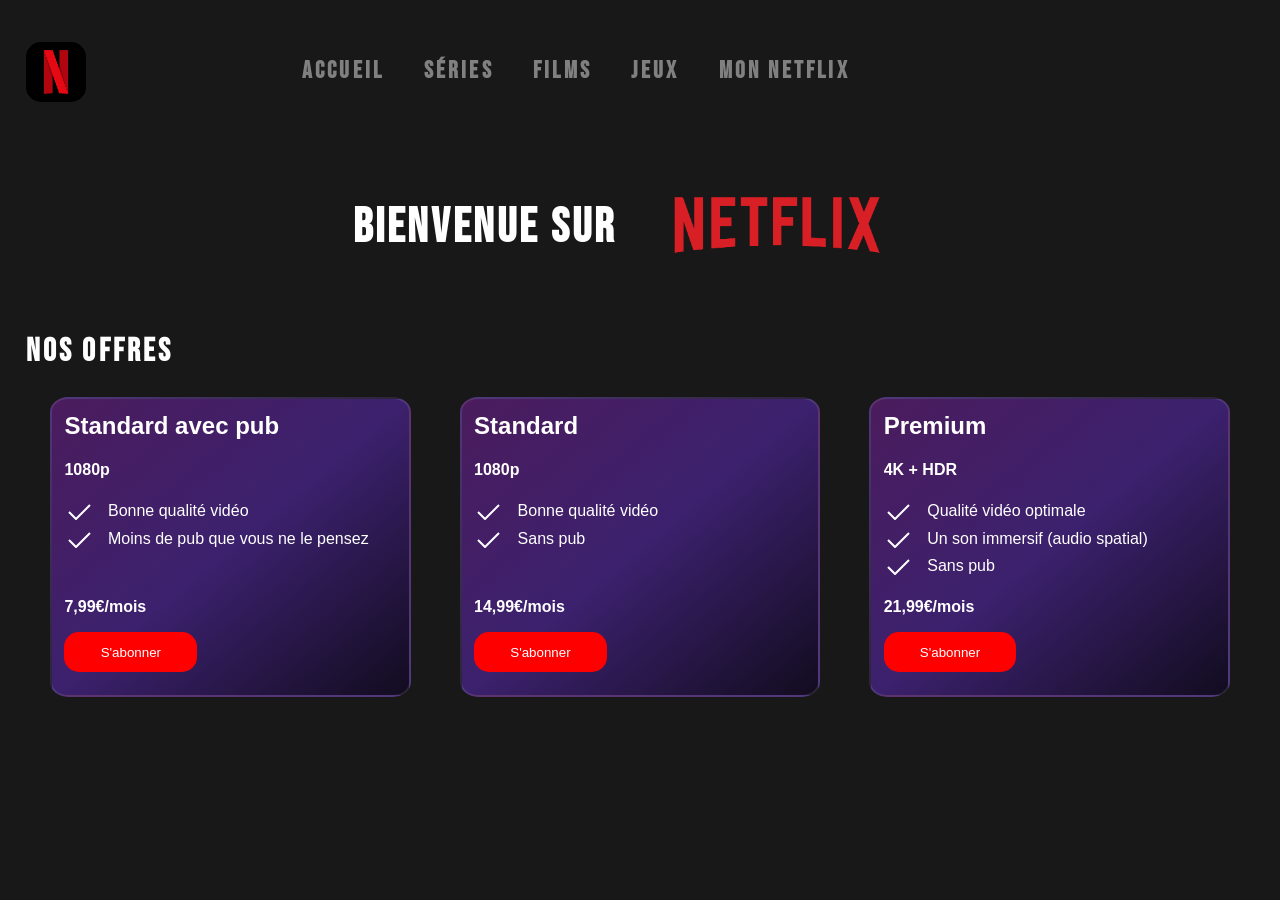
<file: index.html>
<!-- PAGE DESCRIPTIVE -->

<!DOCTYPE html>
<html lang="fr">

<head>
    <meta charset="UTF-8">
    <meta name="viewport" content="width=device-width, initial-scale=1.0">

    <link rel="stylesheet" href="style2.css">
    <link href="https://fonts.googleapis.com/css2?family=Bebas+Neue&display=swap" rel="stylesheet">

    <title>Accueil</title>

</head>

<body>

    <div id="NavigationLogoPetit">

        <nav>
          <ul>
            <img id="LogoNetflixPetit" src="/img/LogoNetflixPetit.png" alt="Logo Netflix">
            <li><a href="index.html">Accueil</a></li>
            <li><a href="#series">Séries</a></li>
            <li><a href="#films">Films</a></li>
            <li><a href="#jeux">Jeux</a></li>
            <li><a href="">Mon Netflix</a></li>
          </ul>
        </nav>

    </div>

<header>

    <h1>Bienvenue sur <img id="LogoNetflixGrand" src="img/LogoNetflixGrand.png" alt="Logo Netflix"></h1>

    <section id="sectionOffres">
        <h2>Nos offres</h2>
        <div>
            <article>
                <h3>Standard avec pub</h3>
                <h4>1080p</h4>
                <ul>
                    <li><svg width="24" height="24" xmlns="http://www.w3.org/2000/svg" ><path fill="currentColor" fill-rule="evenodd" d="m21.3 4.3 1.4 1.4-14 14a1 1 0 0 1-1.4 0l-7-7 1.4-1.4L8 17.58z" clip-rule="evenodd"></path></svg>Bonne qualité vidéo</li>
                    <li><svg width="24" height="24" xmlns="http://www.w3.org/2000/svg" ><path fill="currentColor" fill-rule="evenodd" d="m21.3 4.3 1.4 1.4-14 14a1 1 0 0 1-1.4 0l-7-7 1.4-1.4L8 17.58z" clip-rule="evenodd"></path></svg>Moins de pub que vous ne le pensez</li>
                </ul>
                <p><b>7,99€/mois</b></p>
                <input class = "Sabonner" type="submit" value="S'abonner" />
            </article>

            <article>
                <h3>Standard</h3>
                <h4>1080p</h4>
                <ul>
                    <li><svg width="24" height="24" xmlns="http://www.w3.org/2000/svg" ><path fill="currentColor" fill-rule="evenodd" d="m21.3 4.3 1.4 1.4-14 14a1 1 0 0 1-1.4 0l-7-7 1.4-1.4L8 17.58z" clip-rule="evenodd"></path></svg>Bonne qualité vidéo</li>
                    <li><svg width="24" height="24" xmlns="http://www.w3.org/2000/svg" ><path fill="currentColor" fill-rule="evenodd" d="m21.3 4.3 1.4 1.4-14 14a1 1 0 0 1-1.4 0l-7-7 1.4-1.4L8 17.58z" clip-rule="evenodd"></path></svg>Sans pub</li>
                </ul>
                <p><b>14,99€/mois</b></p>
                <input class = "Sabonner" type="submit" value="S'abonner" />
            </article>

            <article>
                <h3>Premium</h3>
                <h4>4K + HDR</h4>
                <ul>
                    <li><svg width="24" height="24" xmlns="http://www.w3.org/2000/svg" ><path fill="currentColor" fill-rule="evenodd" d="m21.3 4.3 1.4 1.4-14 14a1 1 0 0 1-1.4 0l-7-7 1.4-1.4L8 17.58z" clip-rule="evenodd"></path></svg>Qualité vidéo optimale</li>
                    <li><svg width="24" height="24" xmlns="http://www.w3.org/2000/svg" ><path fill="currentColor" fill-rule="evenodd" d="m21.3 4.3 1.4 1.4-14 14a1 1 0 0 1-1.4 0l-7-7 1.4-1.4L8 17.58z" clip-rule="evenodd"></path></svg>Un son immersif (audio spatial)</li>
                    <li><svg width="24" height="24" xmlns="http://www.w3.org/2000/svg" ><path fill="currentColor" fill-rule="evenodd" d="m21.3 4.3 1.4 1.4-14 14a1 1 0 0 1-1.4 0l-7-7 1.4-1.4L8 17.58z" clip-rule="evenodd"></path></svg>Sans pub</li>
                    <li></li>
                </ul>
                <p><b>21,99€/mois</b></p>
                <input class = "Sabonner" type="submit" value="S'abonner" />
            </article>
        </div>
    </section>

</header>

<main>
    <section id="FilmsPopulaires">
    </section>

    <section id="series">
    </section>

    <section id="documentaires">
    </section>

    <section id="mangas">
    </section>

    <section id="animes">
    </section>

    <section id="shows">
    </section>

    <section id="concerts">
    </section>

</main>

<script src="netflop-tmdb-documentation.js"></script>

</body>

</html>
</file>
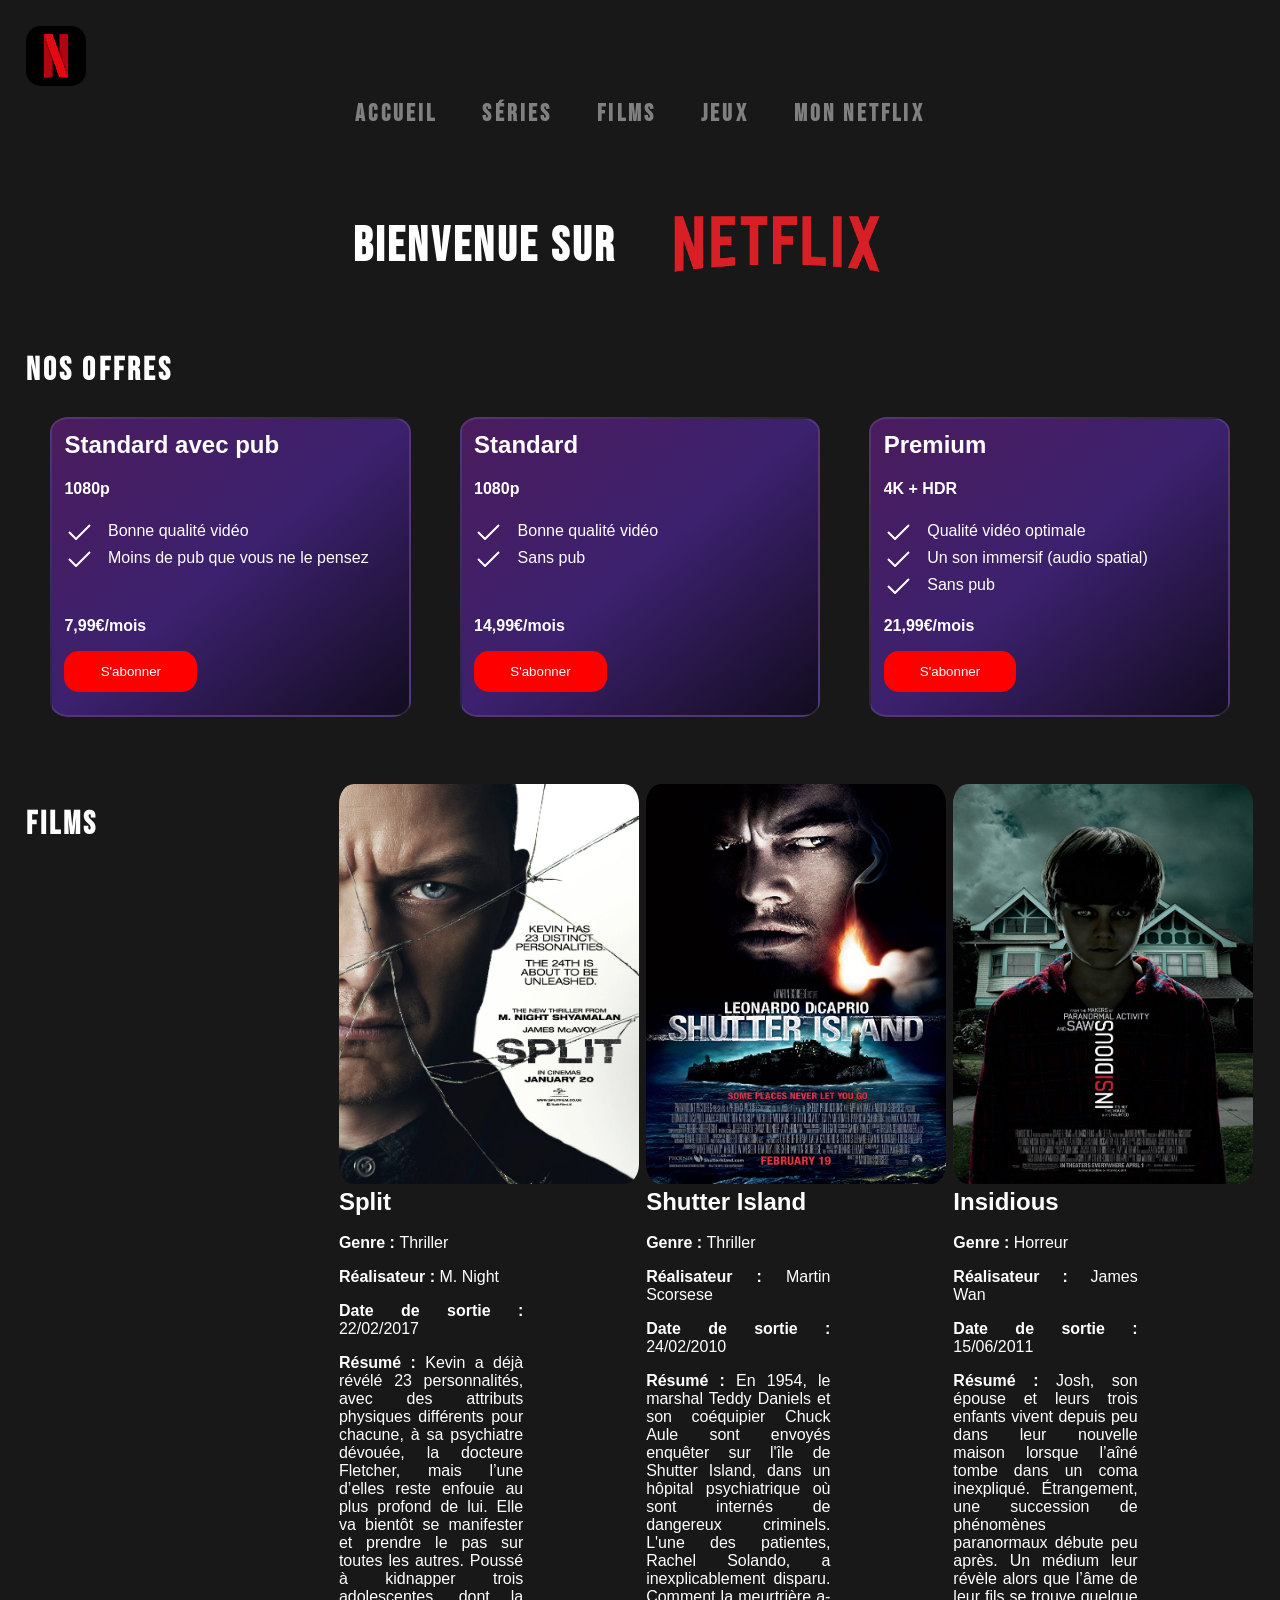
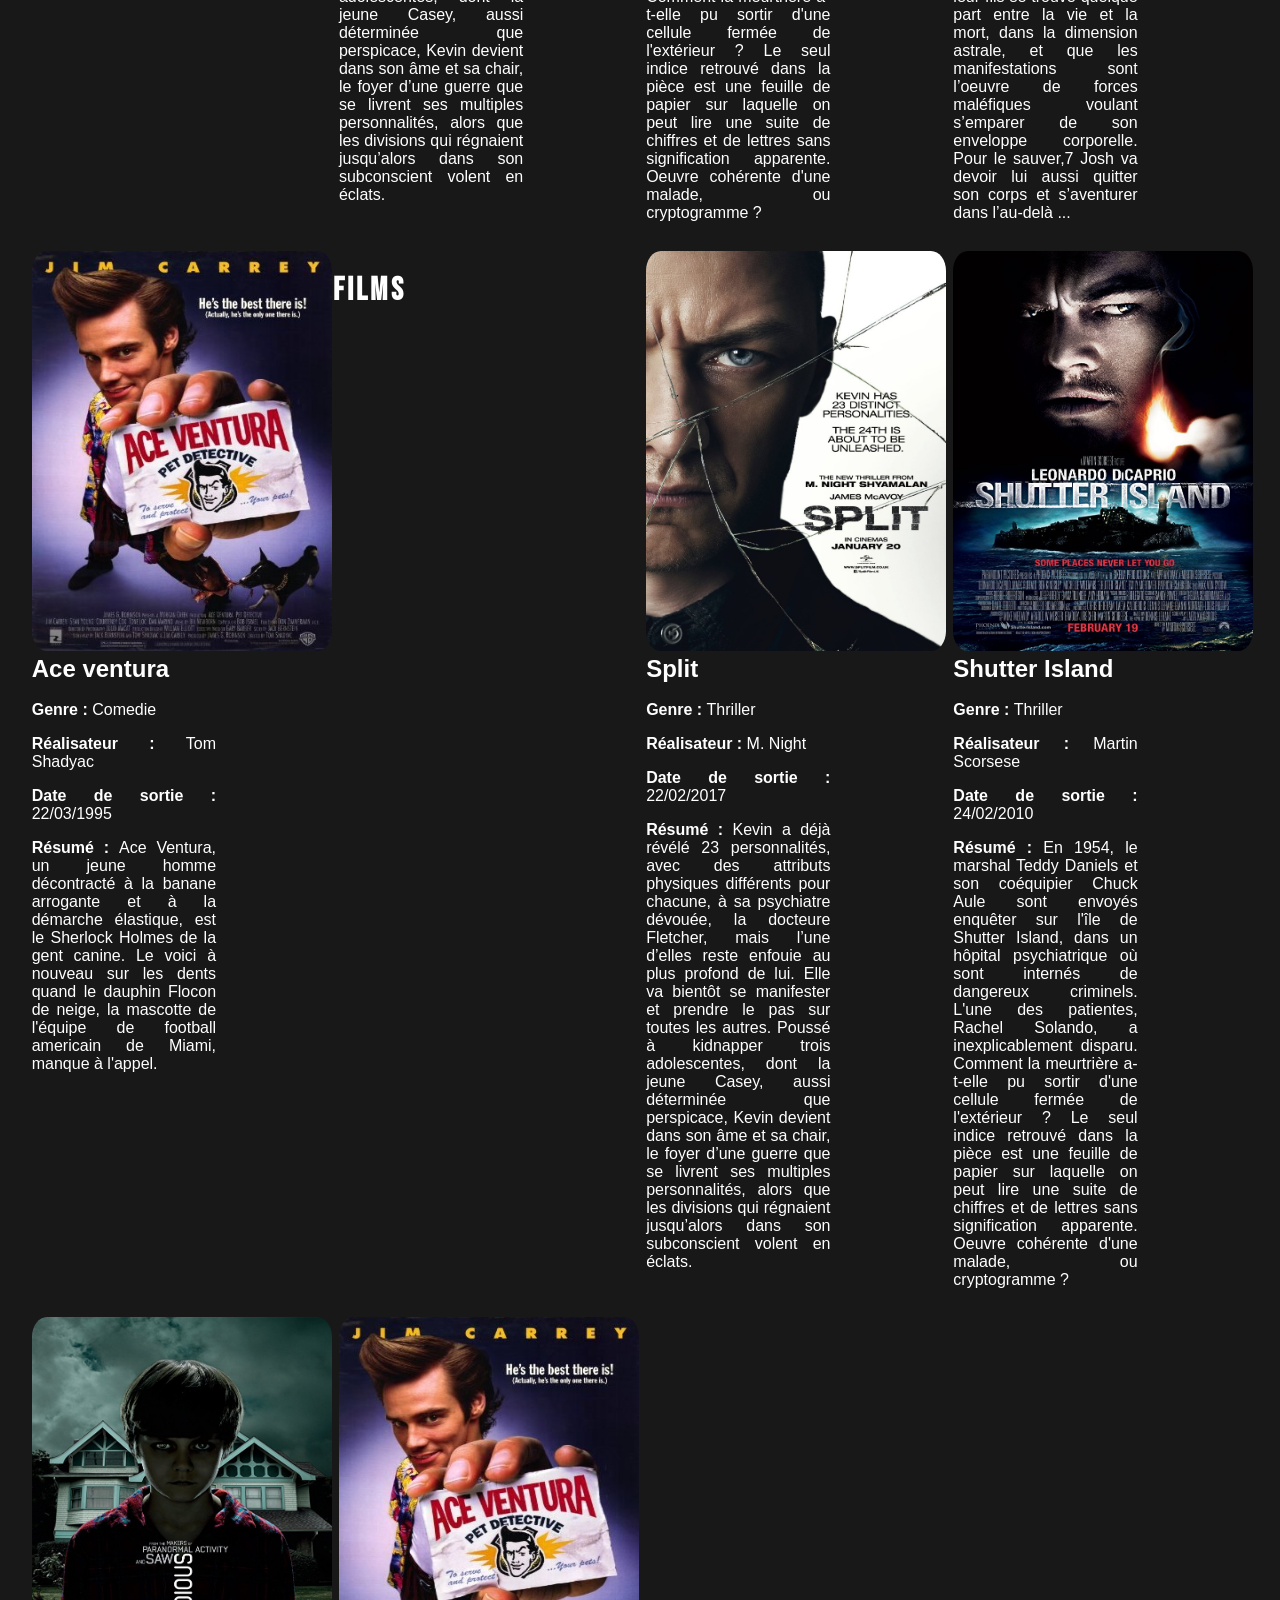
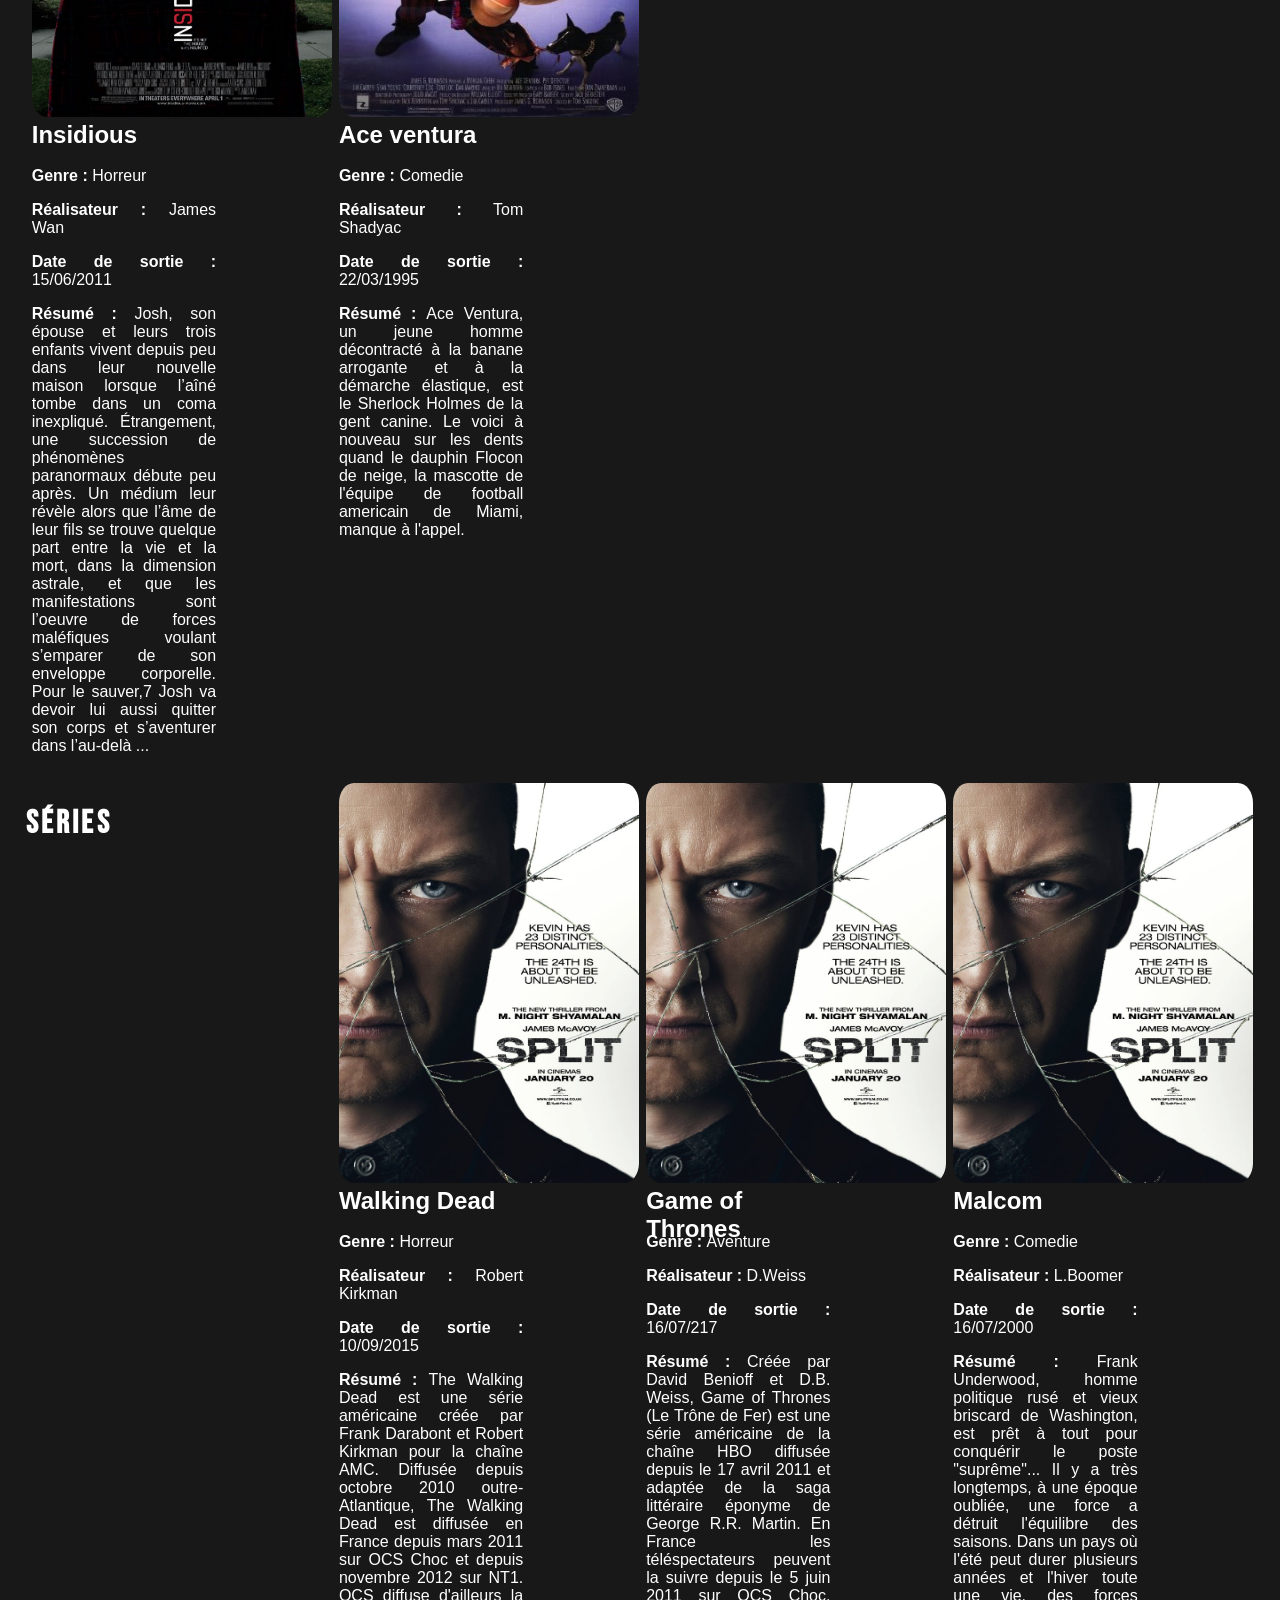
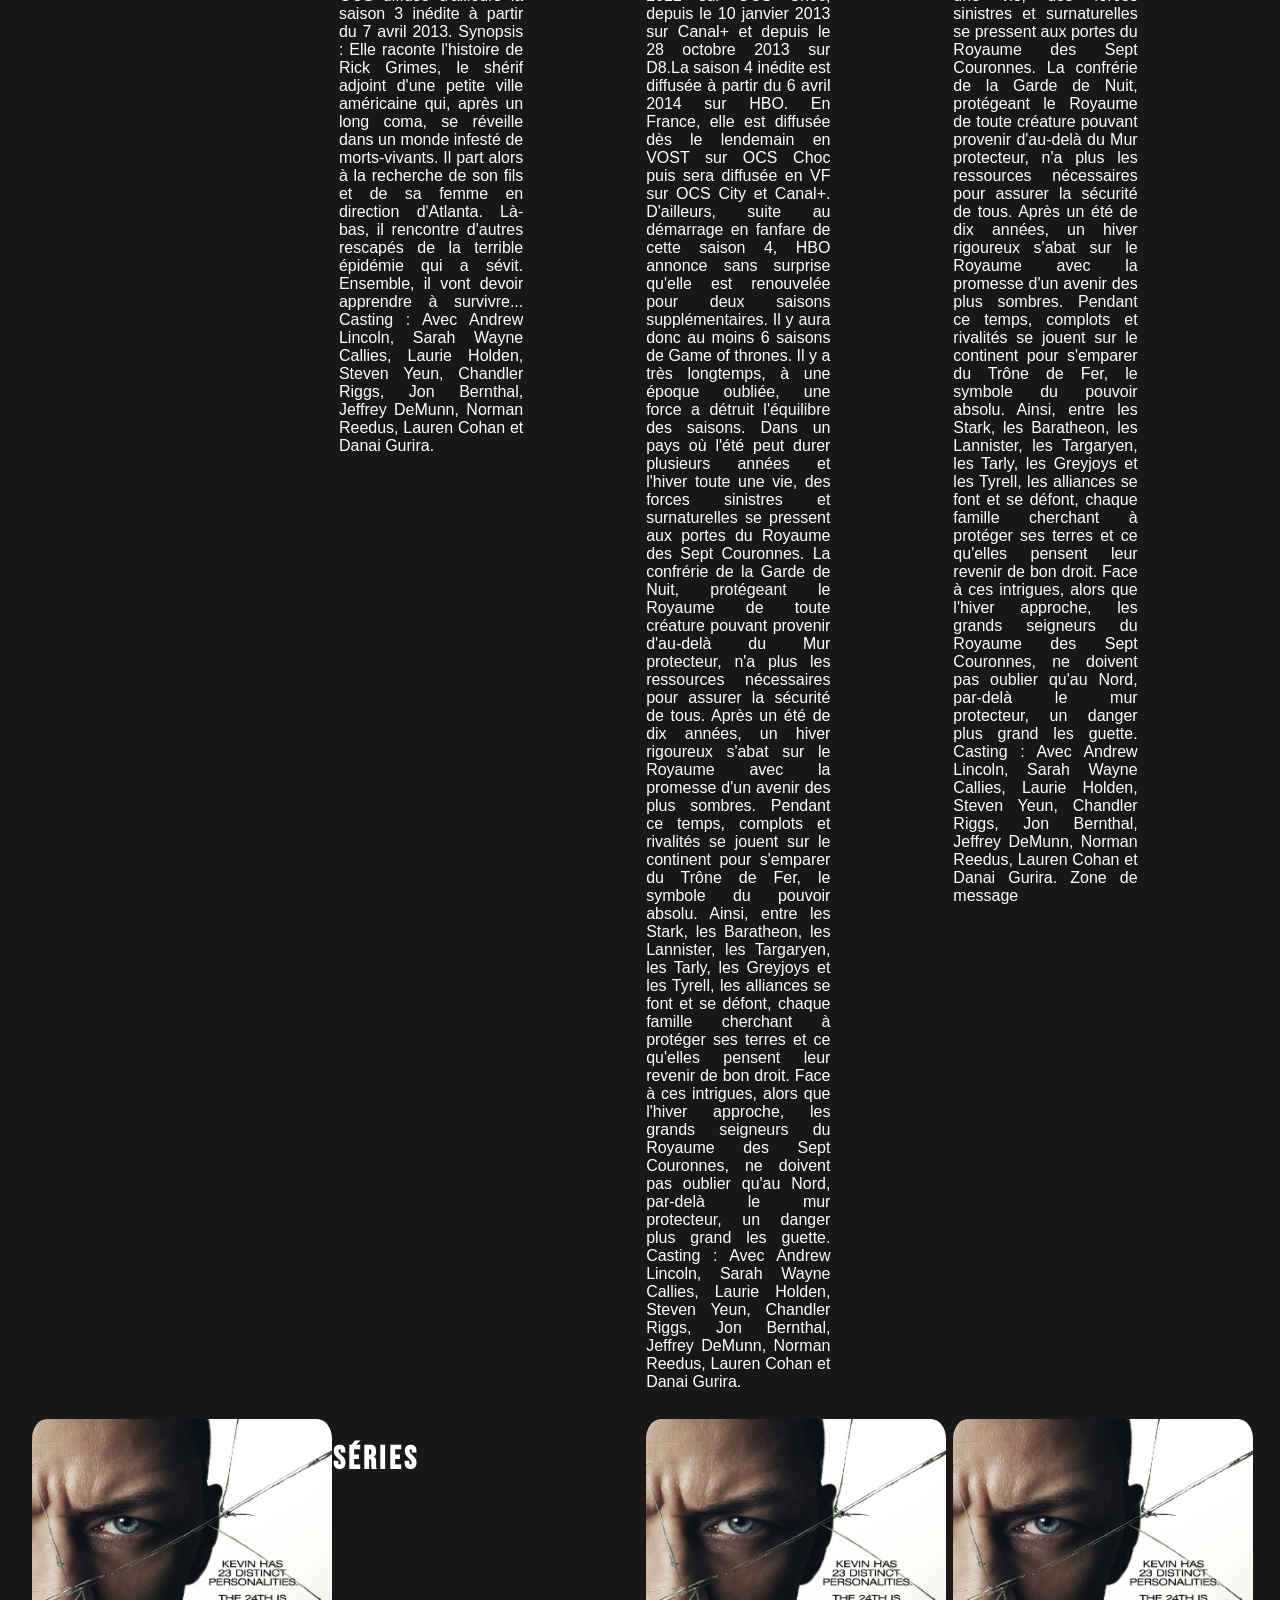
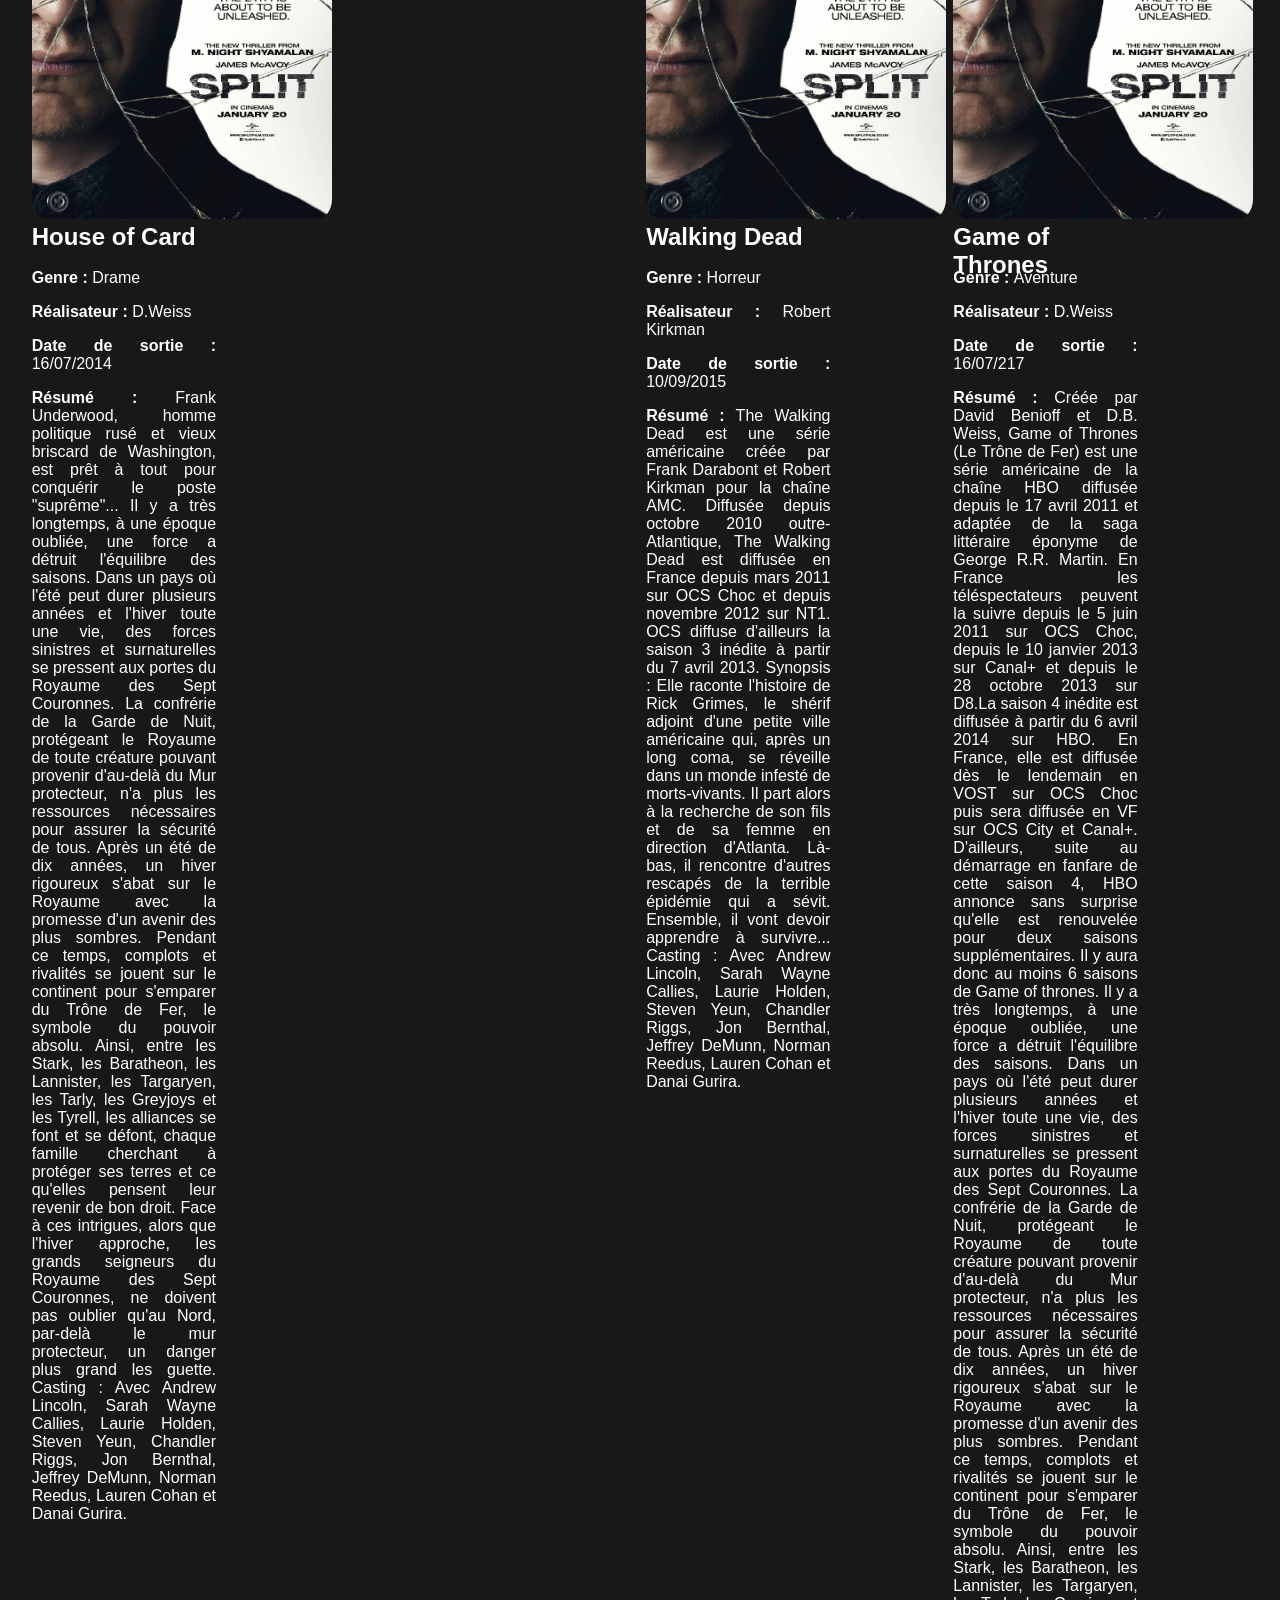
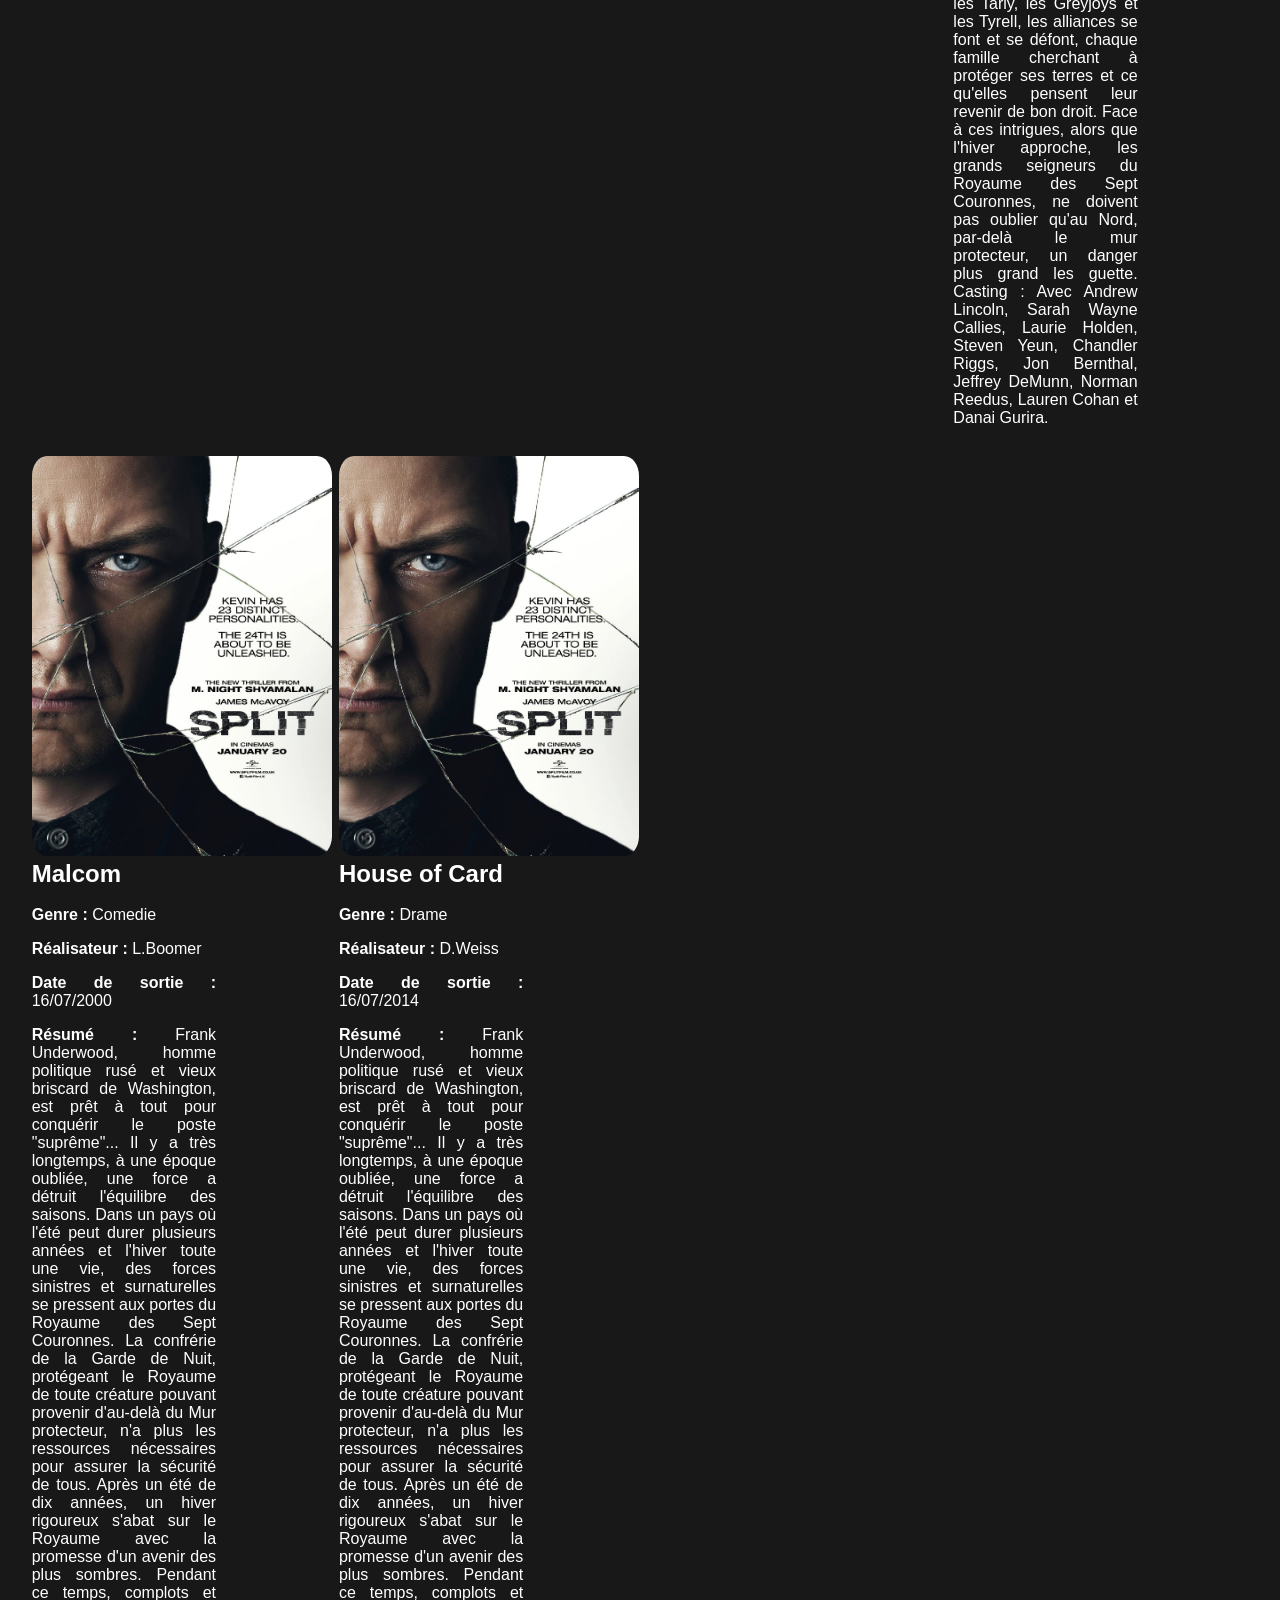
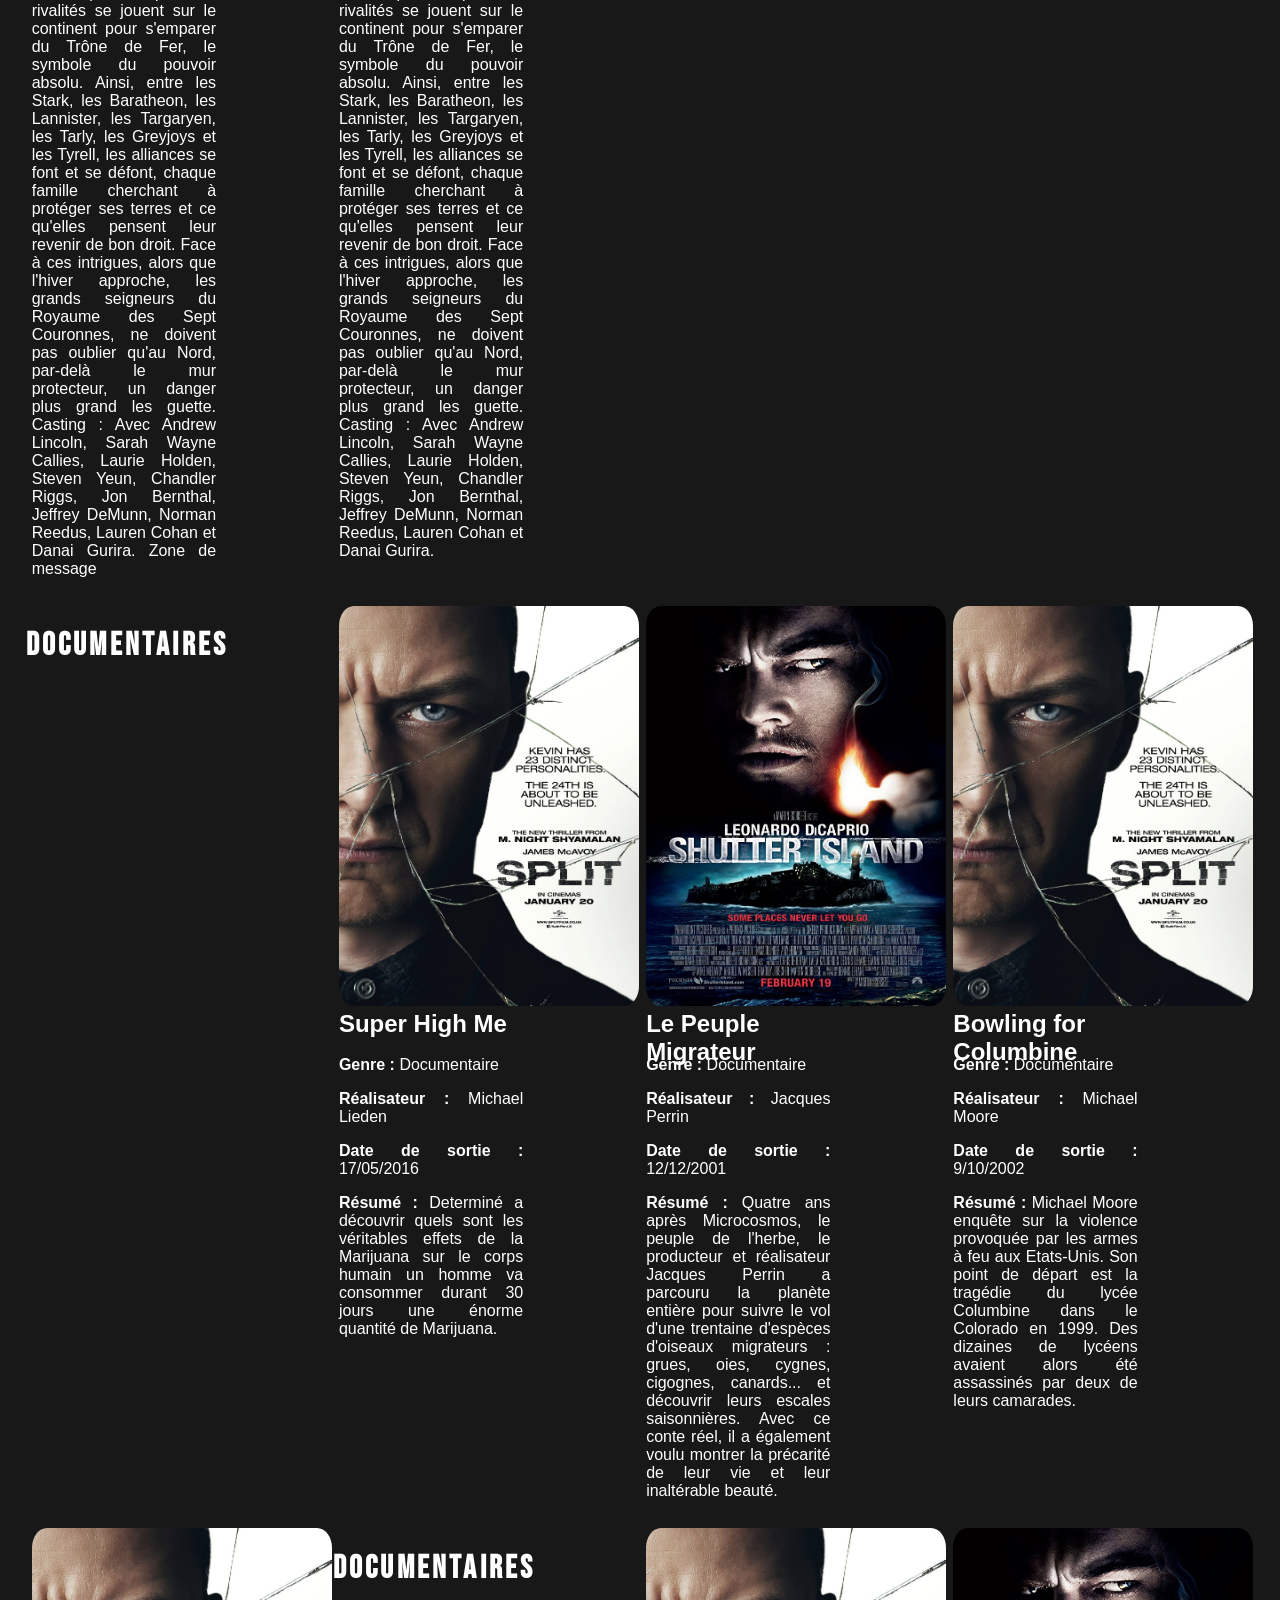
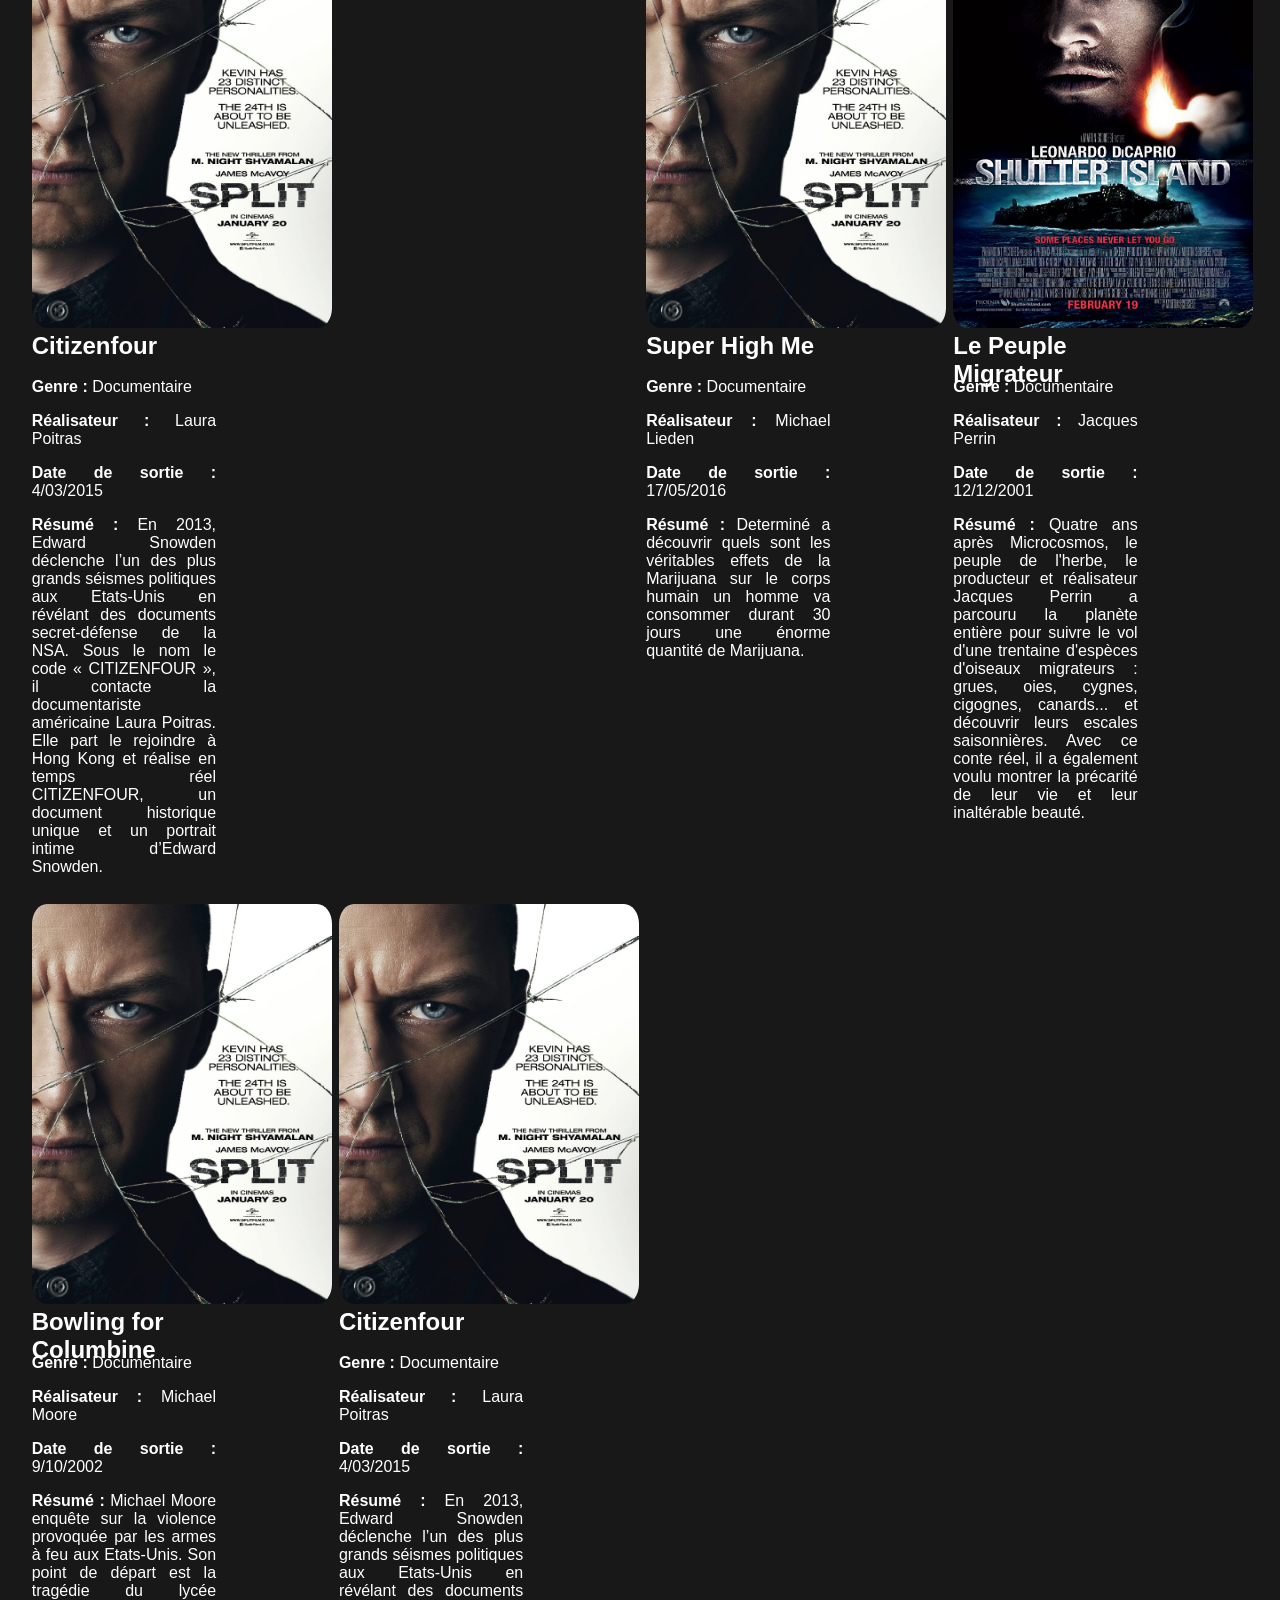
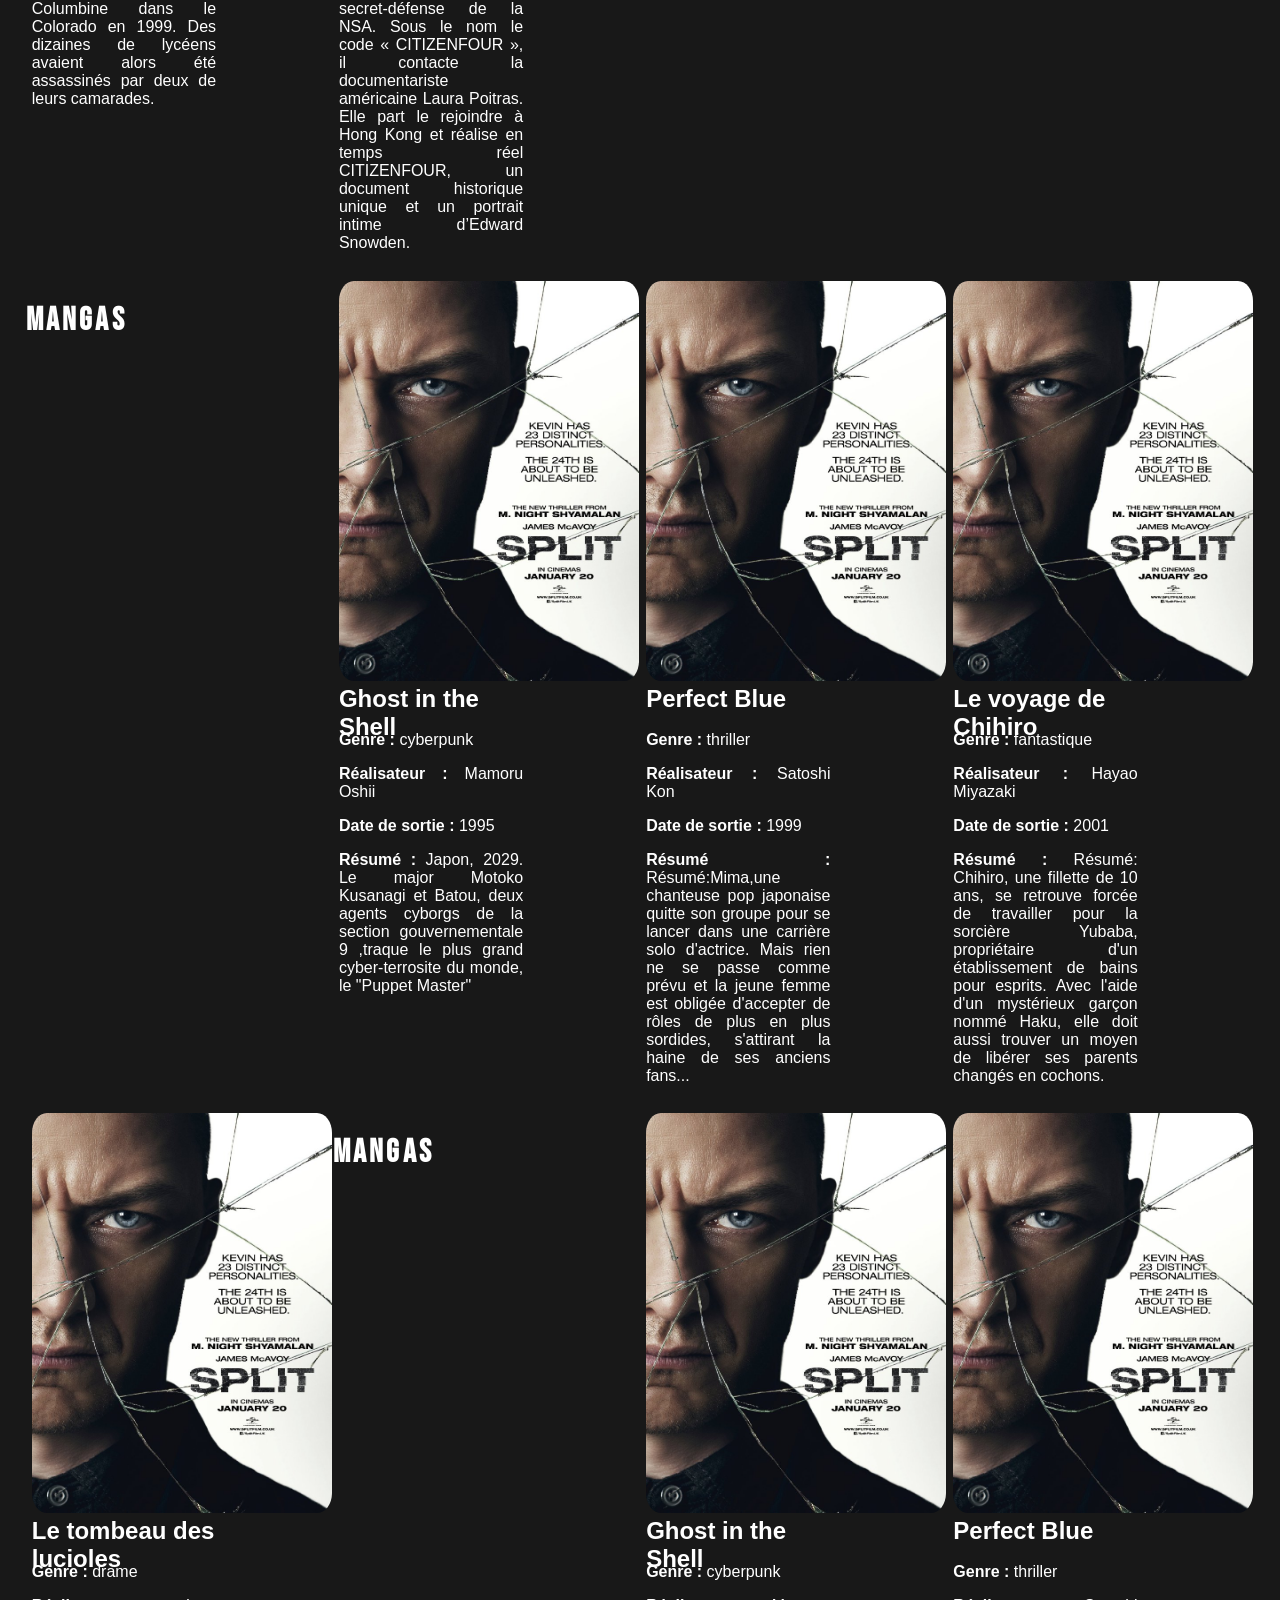
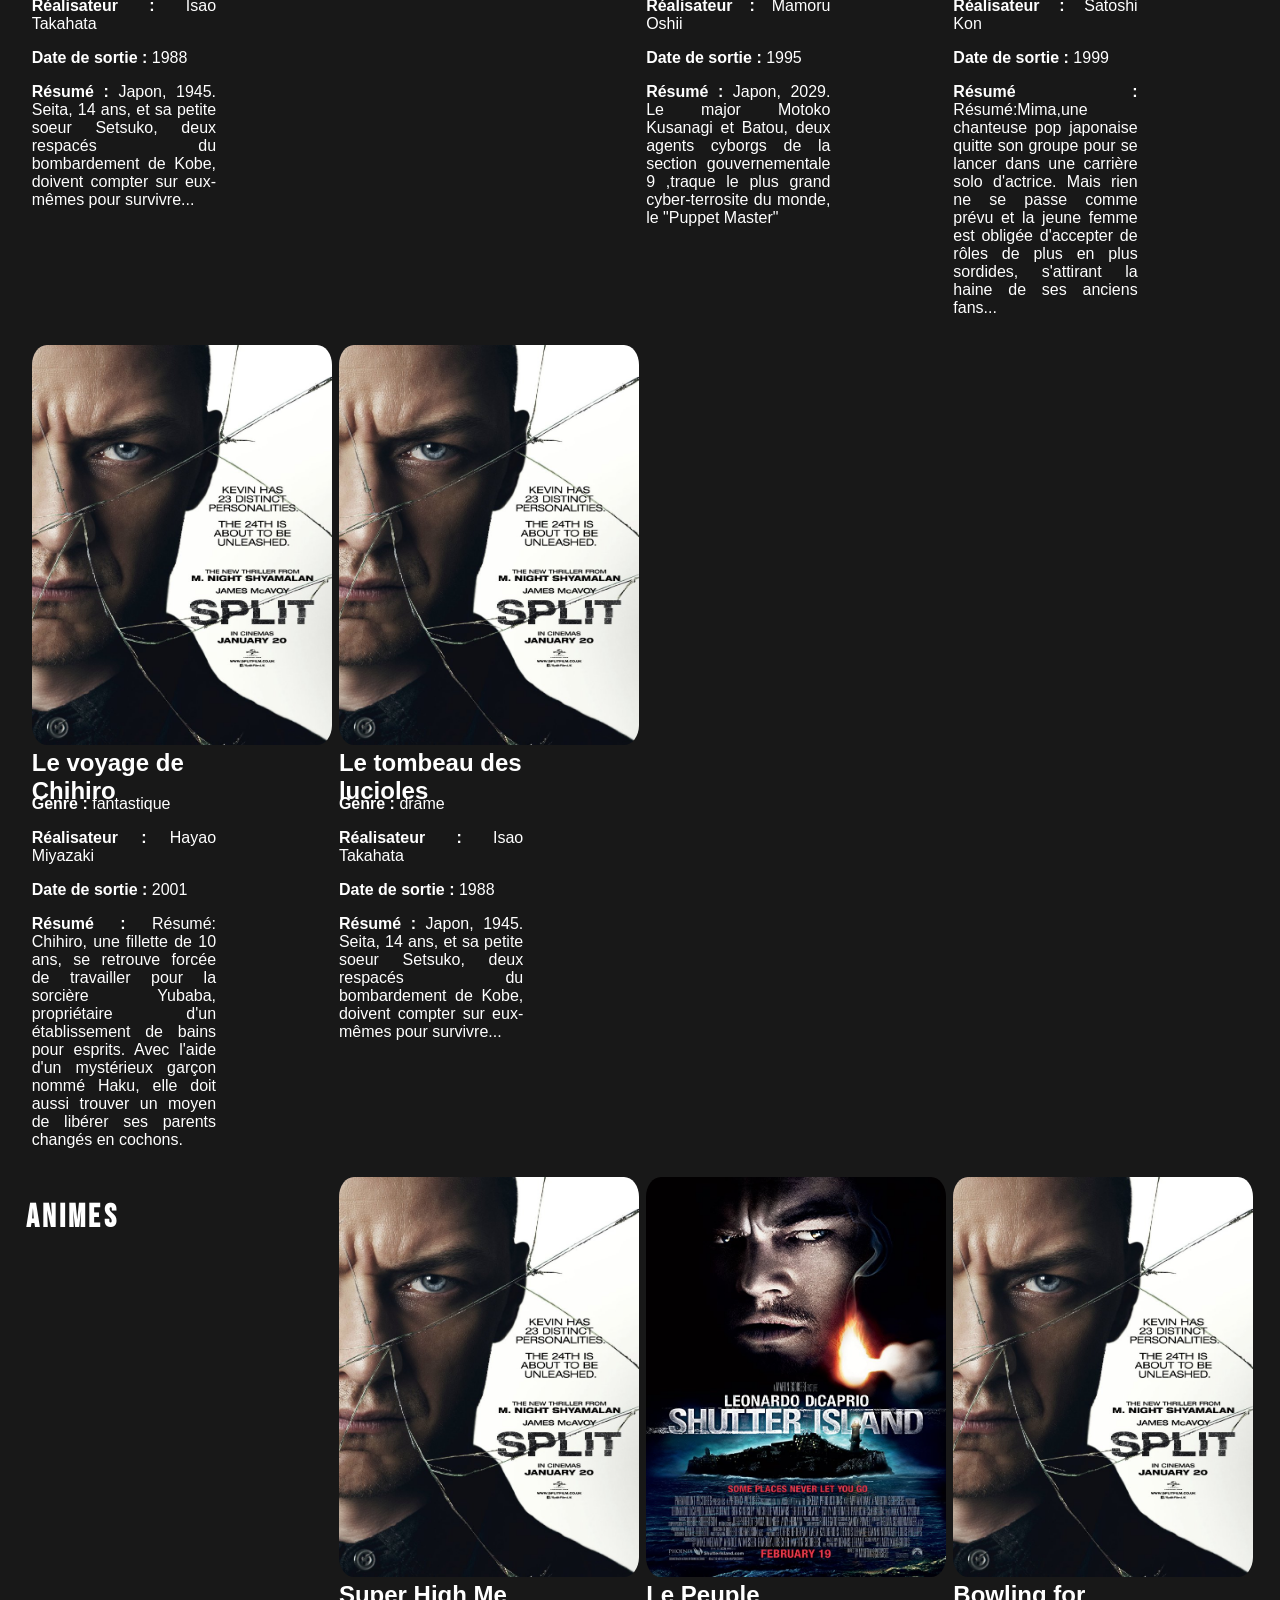
<file: v2-XML/index.html>
<!-- PAGE DESCRIPTIVE -->

<!doctype html>
<html lang="fr">
  <head>
    <meta charset="UTF-8" />
    <meta name="viewport" content="width=device-width, initial-scale=1.0" />
    <link rel="stylesheet" href="style2.css" />
    <link
      href="https://fonts.googleapis.com/css2?family=Bebas+Neue&display=swap"
      rel="stylesheet"
    />
    <title>Accueil</title>
  </head>

  <body>
    <div id="NavigationLogoPetit">
      <img
        id="LogoNetflixPetit"
        src="../img/LogoNetflixPetit.png"
        alt="Logo Netflix"
      />
      <nav>
        <ul>
          <li><a href="index.html">Accueil</a></li>
          <li><a href="#series">Séries</a></li>
          <li><a href="#films">Films</a></li>
          <li><a href="#jeux">Jeux</a></li>
          <li><a href="">Mon Netflix</a></li>
        </ul>
      </nav>
    </div>

    <header>
      <h1>
        Bienvenue sur
        <img
          id="LogoNetflixGrand"
          src="../img/LogoNetflixGrand.png"
          alt="Logo Netflix"
        />
      </h1>

      <section id="sectionOffres">
        <h2>Nos offres</h2>
        <div>
          <article>
            <h3>Standard avec pub</h3>
            <h4>1080p</h4>
            <ul>
              <li>
                <svg width="24" height="24" xmlns="http://www.w3.org/2000/svg">
                  <path
                    fill="currentColor"
                    fill-rule="evenodd"
                    d="m21.3 4.3 1.4 1.4-14 14a1 1 0 0 1-1.4 0l-7-7 1.4-1.4L8 17.58z"
                    clip-rule="evenodd"
                  ></path></svg
                >Bonne qualité vidéo
              </li>
              <li>
                <svg width="24" height="24" xmlns="http://www.w3.org/2000/svg">
                  <path
                    fill="currentColor"
                    fill-rule="evenodd"
                    d="m21.3 4.3 1.4 1.4-14 14a1 1 0 0 1-1.4 0l-7-7 1.4-1.4L8 17.58z"
                    clip-rule="evenodd"
                  ></path></svg
                >Moins de pub que vous ne le pensez
              </li>
            </ul>
            <p><b>7,99€/mois</b></p>
            <input class="Sabonner" type="submit" value="S'abonner" />
          </article>

          <article>
            <h3>Standard</h3>
            <h4>1080p</h4>
            <ul>
              <li>
                <svg width="24" height="24" xmlns="http://www.w3.org/2000/svg">
                  <path
                    fill="currentColor"
                    fill-rule="evenodd"
                    d="m21.3 4.3 1.4 1.4-14 14a1 1 0 0 1-1.4 0l-7-7 1.4-1.4L8 17.58z"
                    clip-rule="evenodd"
                  ></path></svg
                >Bonne qualité vidéo
              </li>
              <li>
                <svg width="24" height="24" xmlns="http://www.w3.org/2000/svg">
                  <path
                    fill="currentColor"
                    fill-rule="evenodd"
                    d="m21.3 4.3 1.4 1.4-14 14a1 1 0 0 1-1.4 0l-7-7 1.4-1.4L8 17.58z"
                    clip-rule="evenodd"
                  ></path></svg
                >Sans pub
              </li>
            </ul>
            <p><b>14,99€/mois</b></p>
            <input class="Sabonner" type="submit" value="S'abonner" />
          </article>

          <article>
            <h3>Premium</h3>
            <h4>4K + HDR</h4>
            <ul>
              <li>
                <svg width="24" height="24" xmlns="http://www.w3.org/2000/svg">
                  <path
                    fill="currentColor"
                    fill-rule="evenodd"
                    d="m21.3 4.3 1.4 1.4-14 14a1 1 0 0 1-1.4 0l-7-7 1.4-1.4L8 17.58z"
                    clip-rule="evenodd"
                  ></path></svg
                >Qualité vidéo optimale
              </li>
              <li>
                <svg width="24" height="24" xmlns="http://www.w3.org/2000/svg">
                  <path
                    fill="currentColor"
                    fill-rule="evenodd"
                    d="m21.3 4.3 1.4 1.4-14 14a1 1 0 0 1-1.4 0l-7-7 1.4-1.4L8 17.58z"
                    clip-rule="evenodd"
                  ></path></svg
                >Un son immersif (audio spatial)
              </li>
              <li>
                <svg width="24" height="24" xmlns="http://www.w3.org/2000/svg">
                  <path
                    fill="currentColor"
                    fill-rule="evenodd"
                    d="m21.3 4.3 1.4 1.4-14 14a1 1 0 0 1-1.4 0l-7-7 1.4-1.4L8 17.58z"
                    clip-rule="evenodd"
                  ></path></svg
                >Sans pub
              </li>
              <li></li>
            </ul>
            <p><b>21,99€/mois</b></p>
            <input class="Sabonner" type="submit" value="S'abonner" />
          </article>
        </div>
      </section>
    </header>

    <main>
      <section id="films"></section>

      <section id="series"></section>

      <section id="documentaires"></section>

      <section id="mangas"></section>

      <section id="animes"></section>

      <section id="shows"></section>

      <section id="concerts"></section>
    </main>

    <script src="pageAccueil.js"></script>
  </body>
</html>
</file>
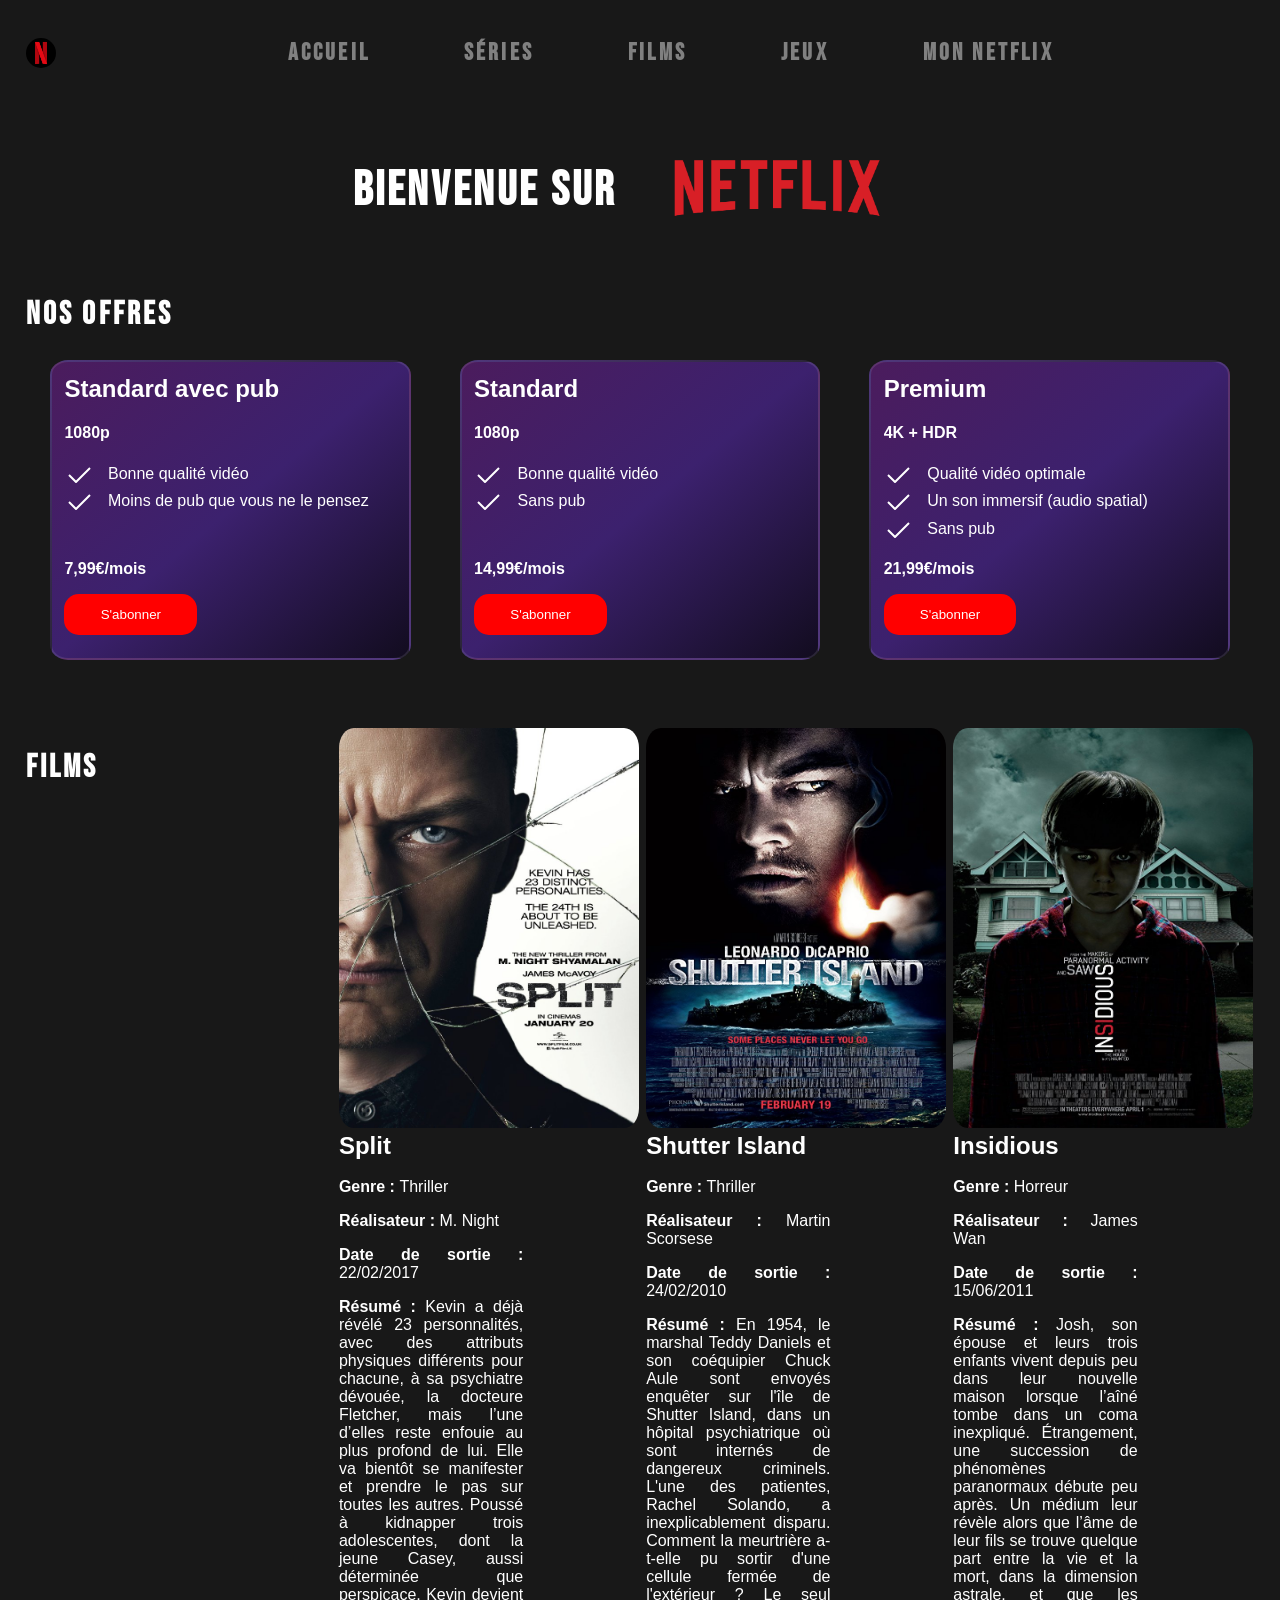
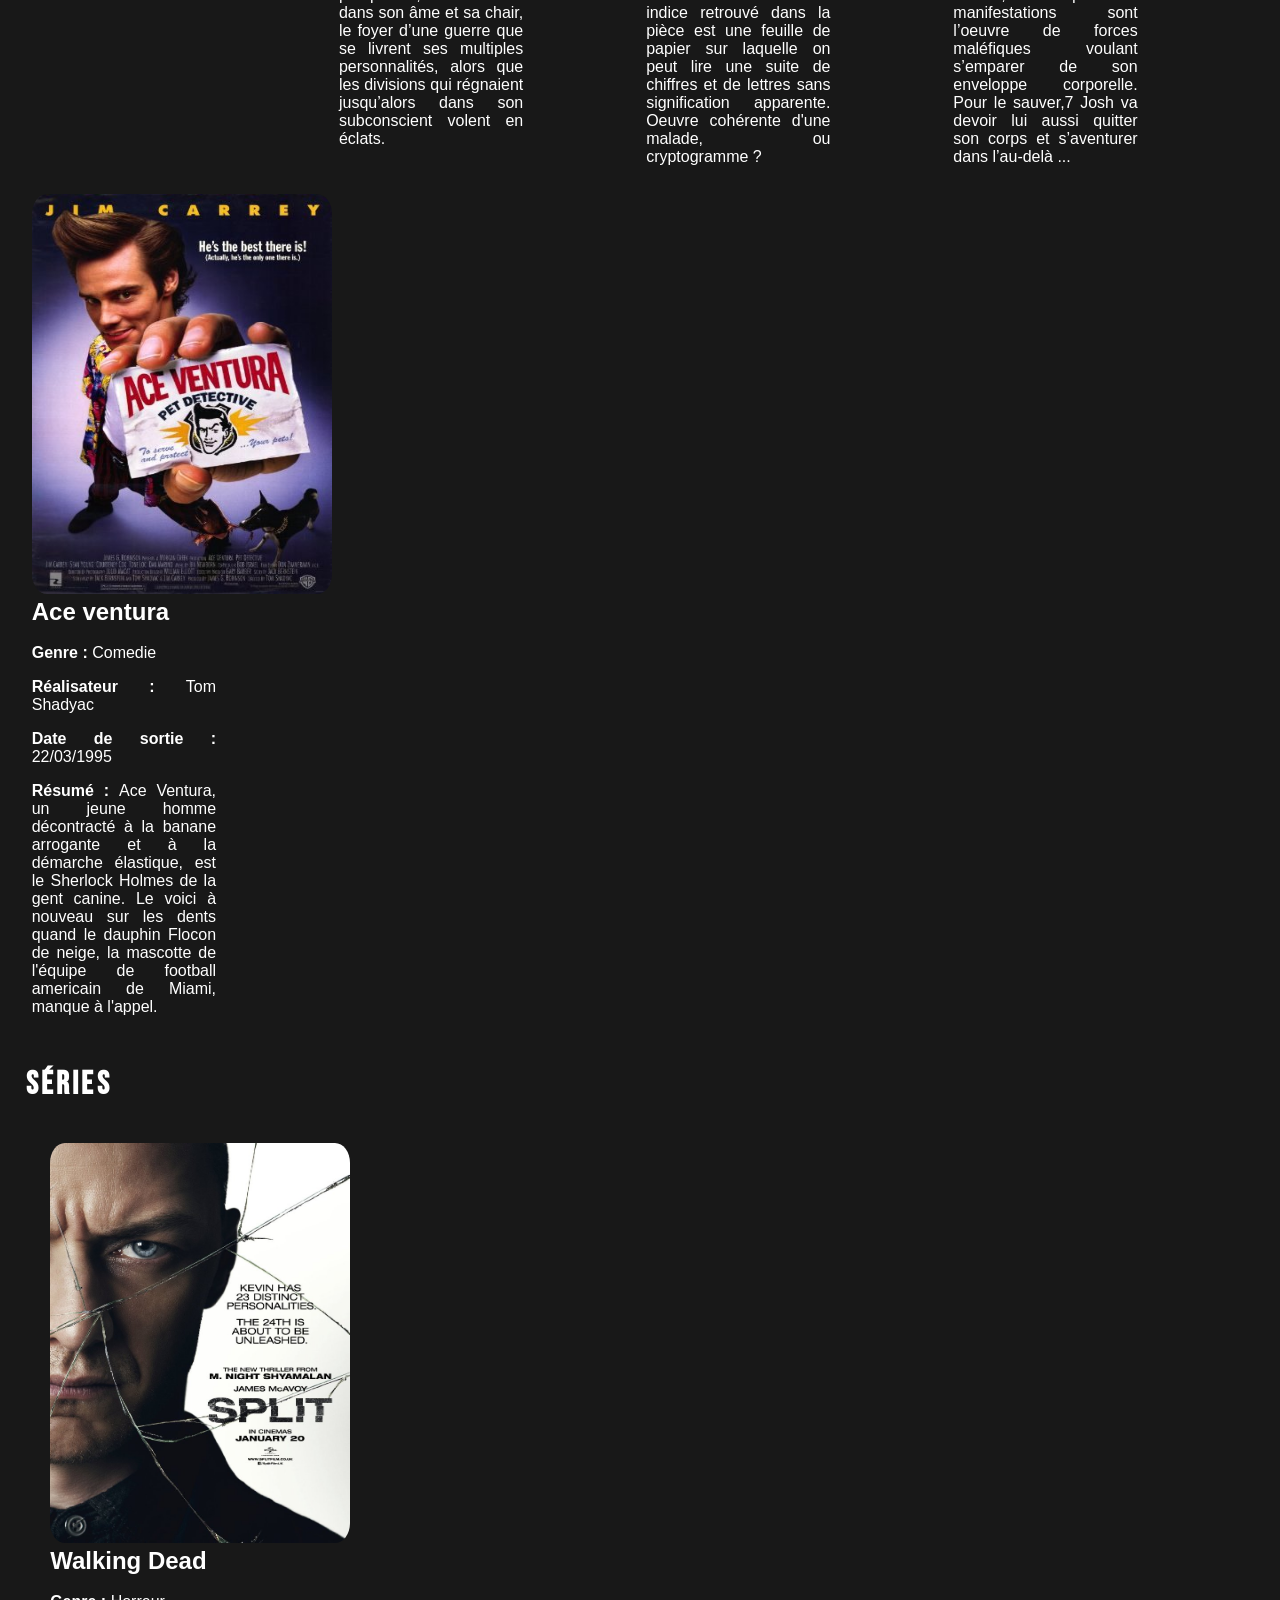
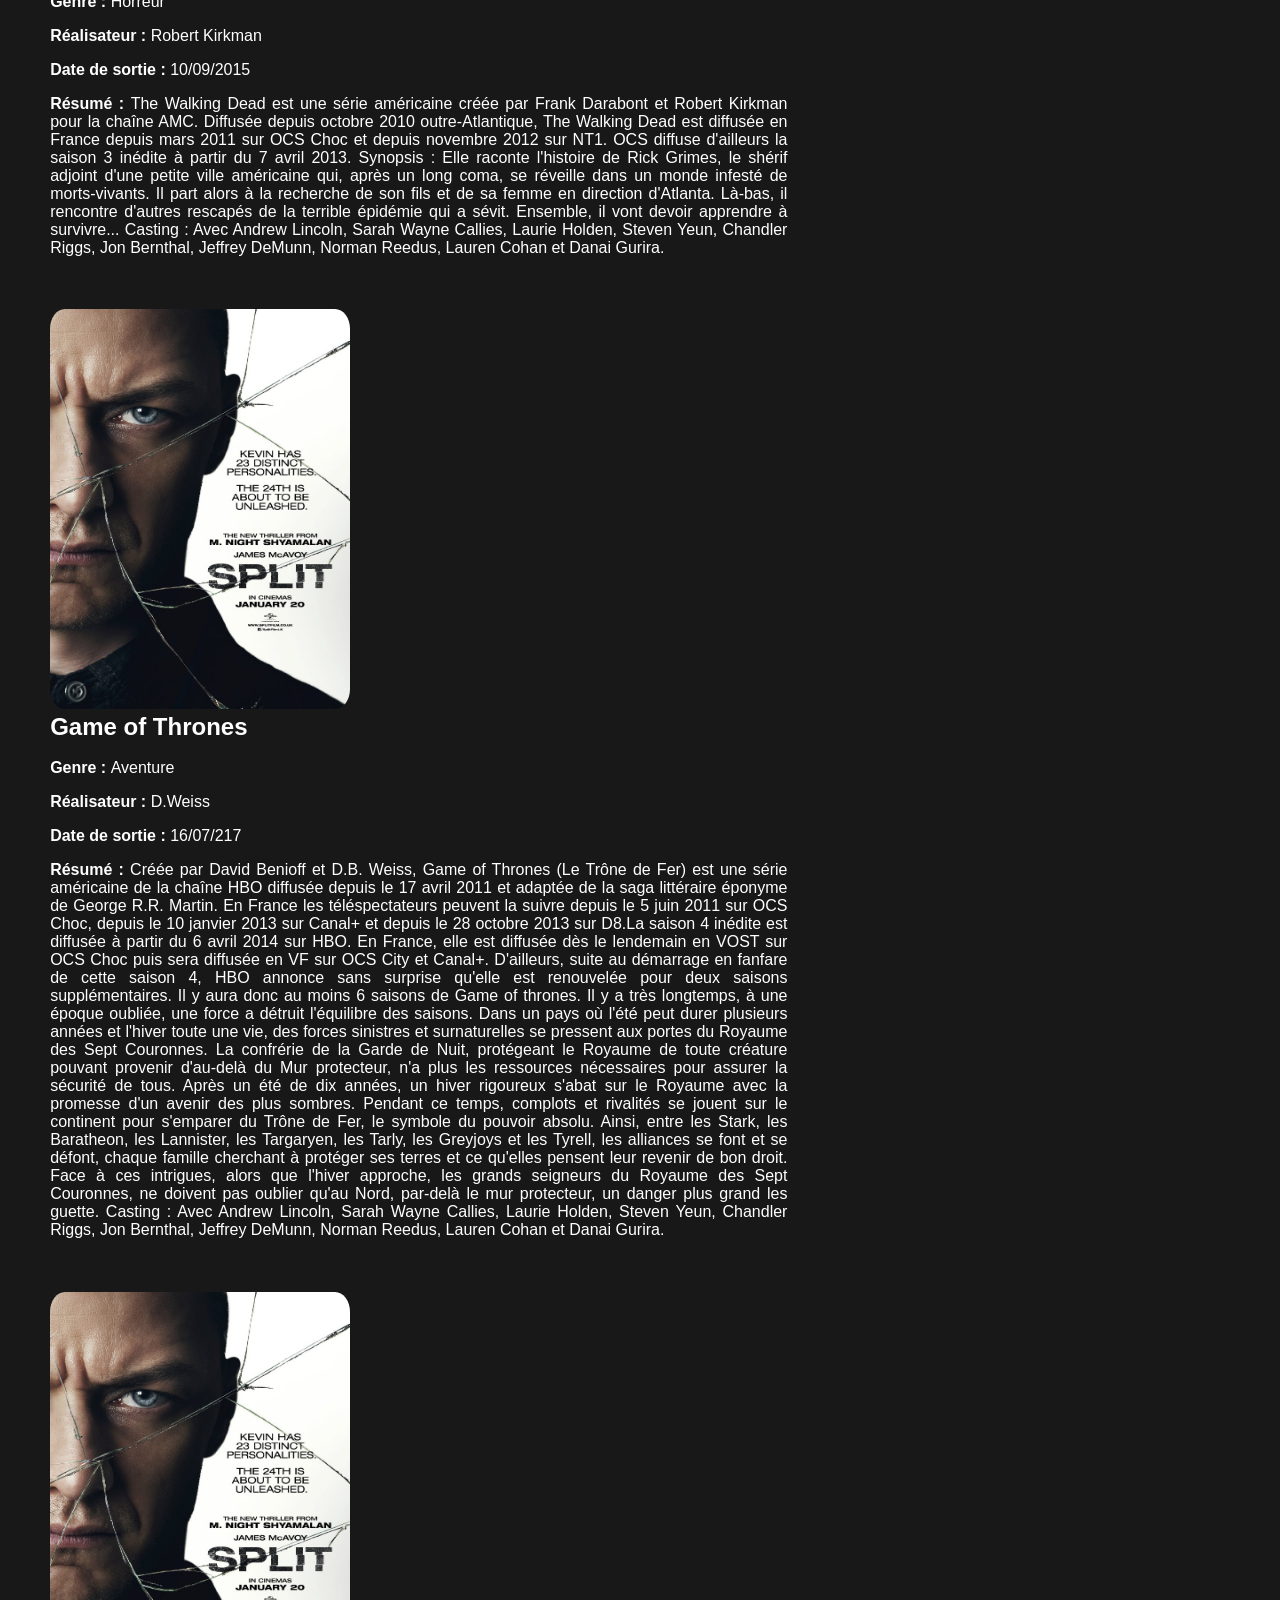
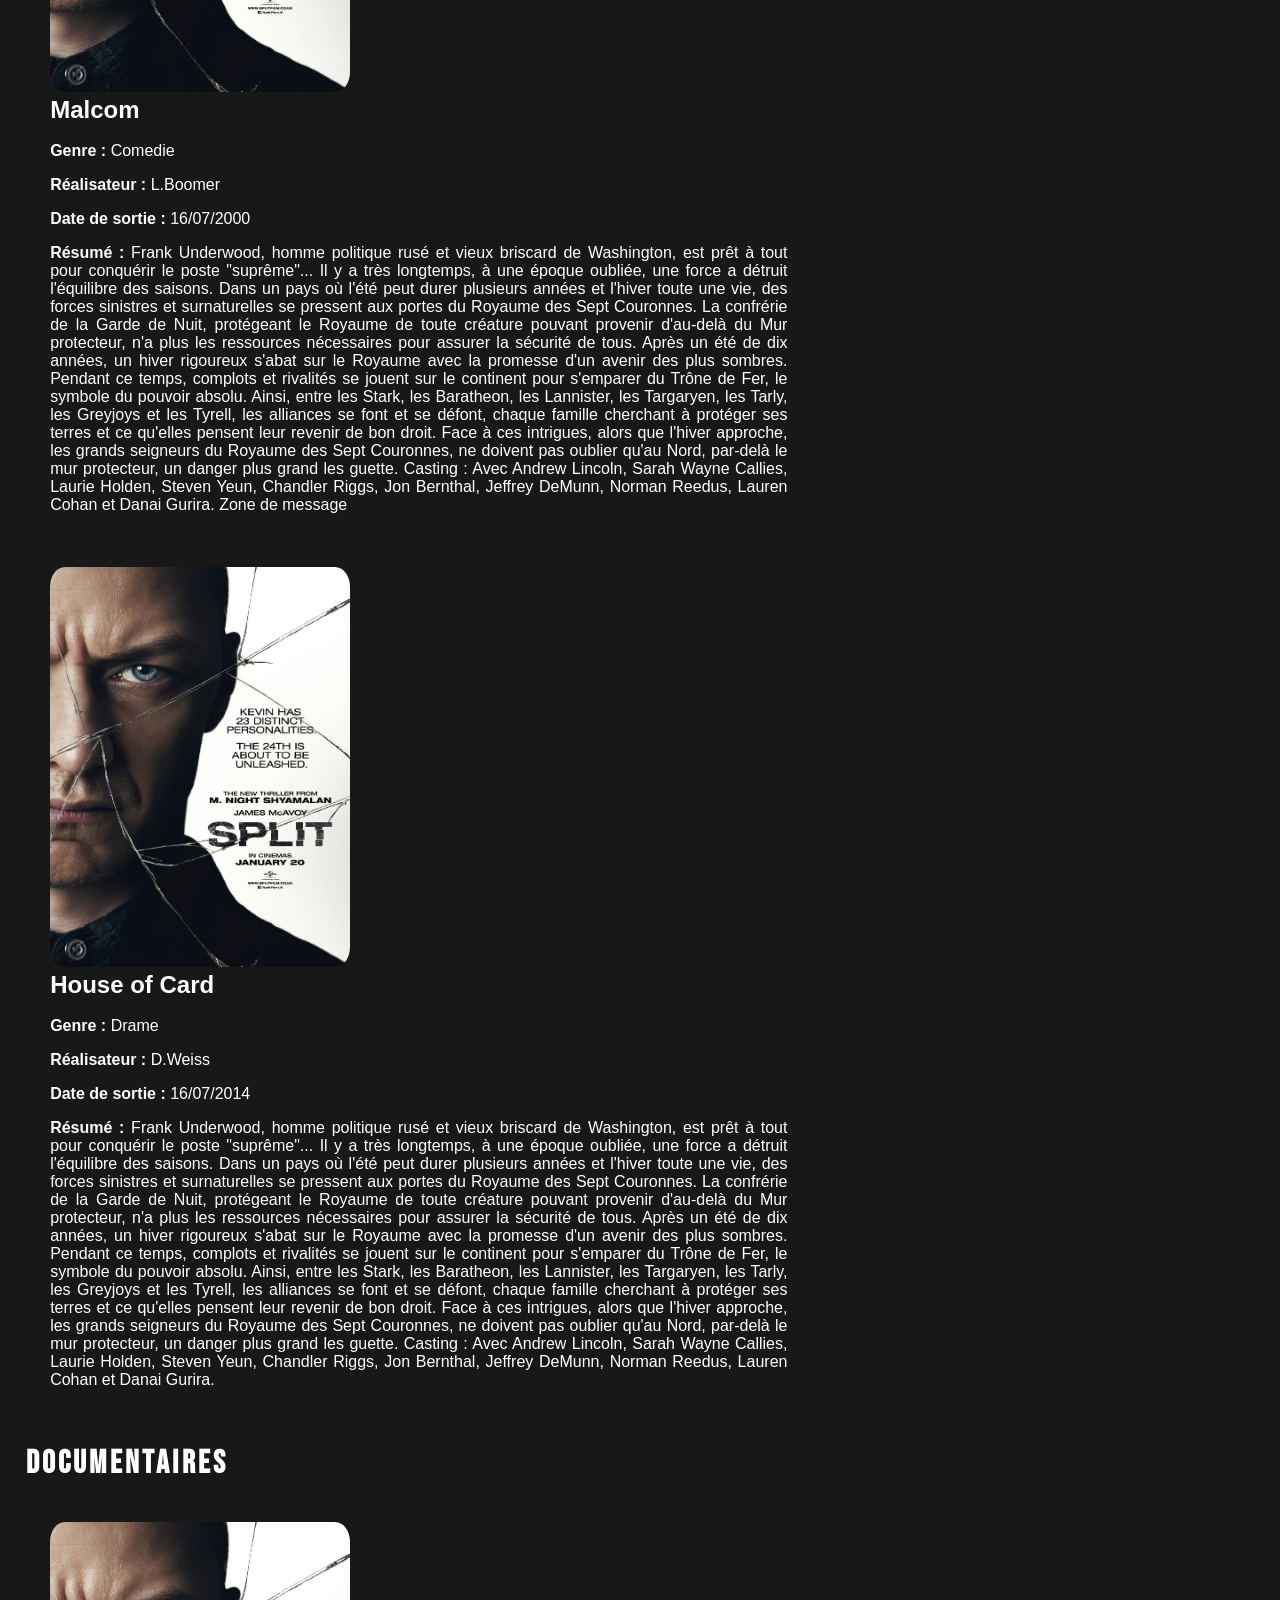
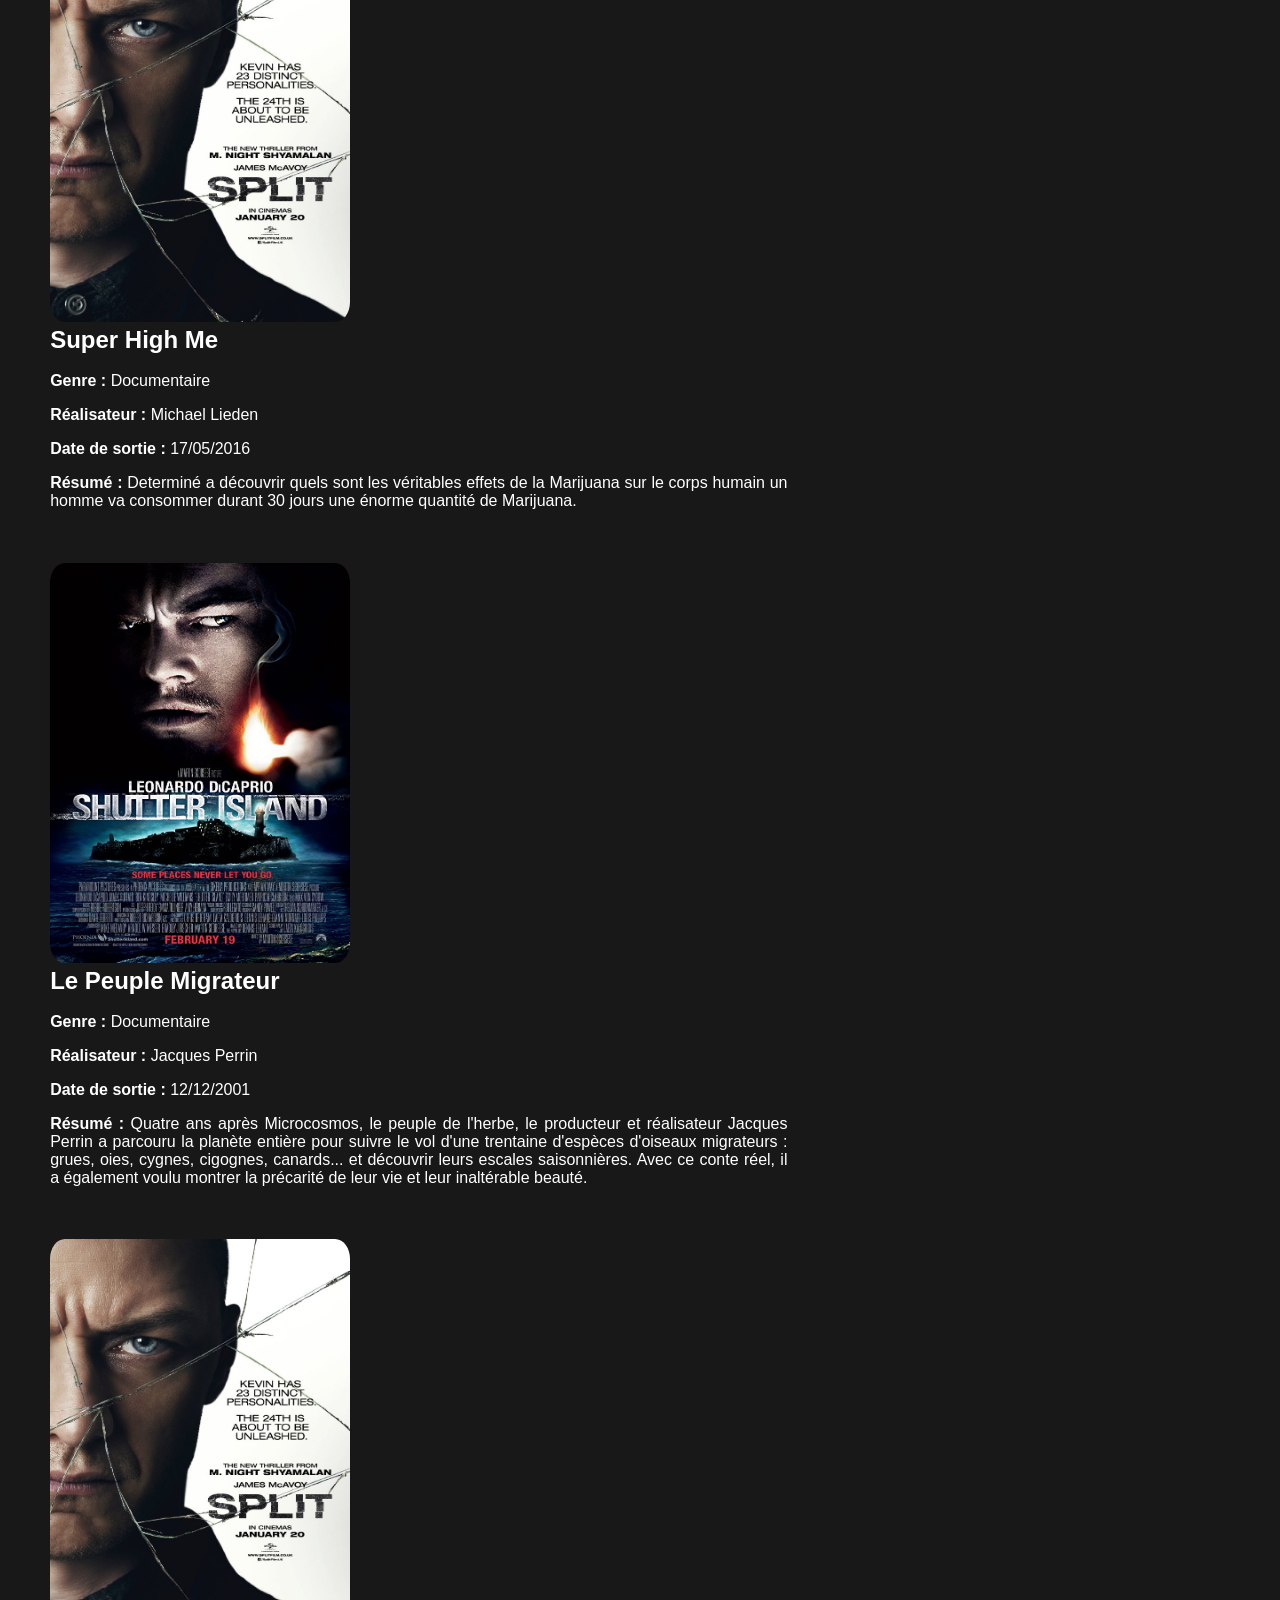
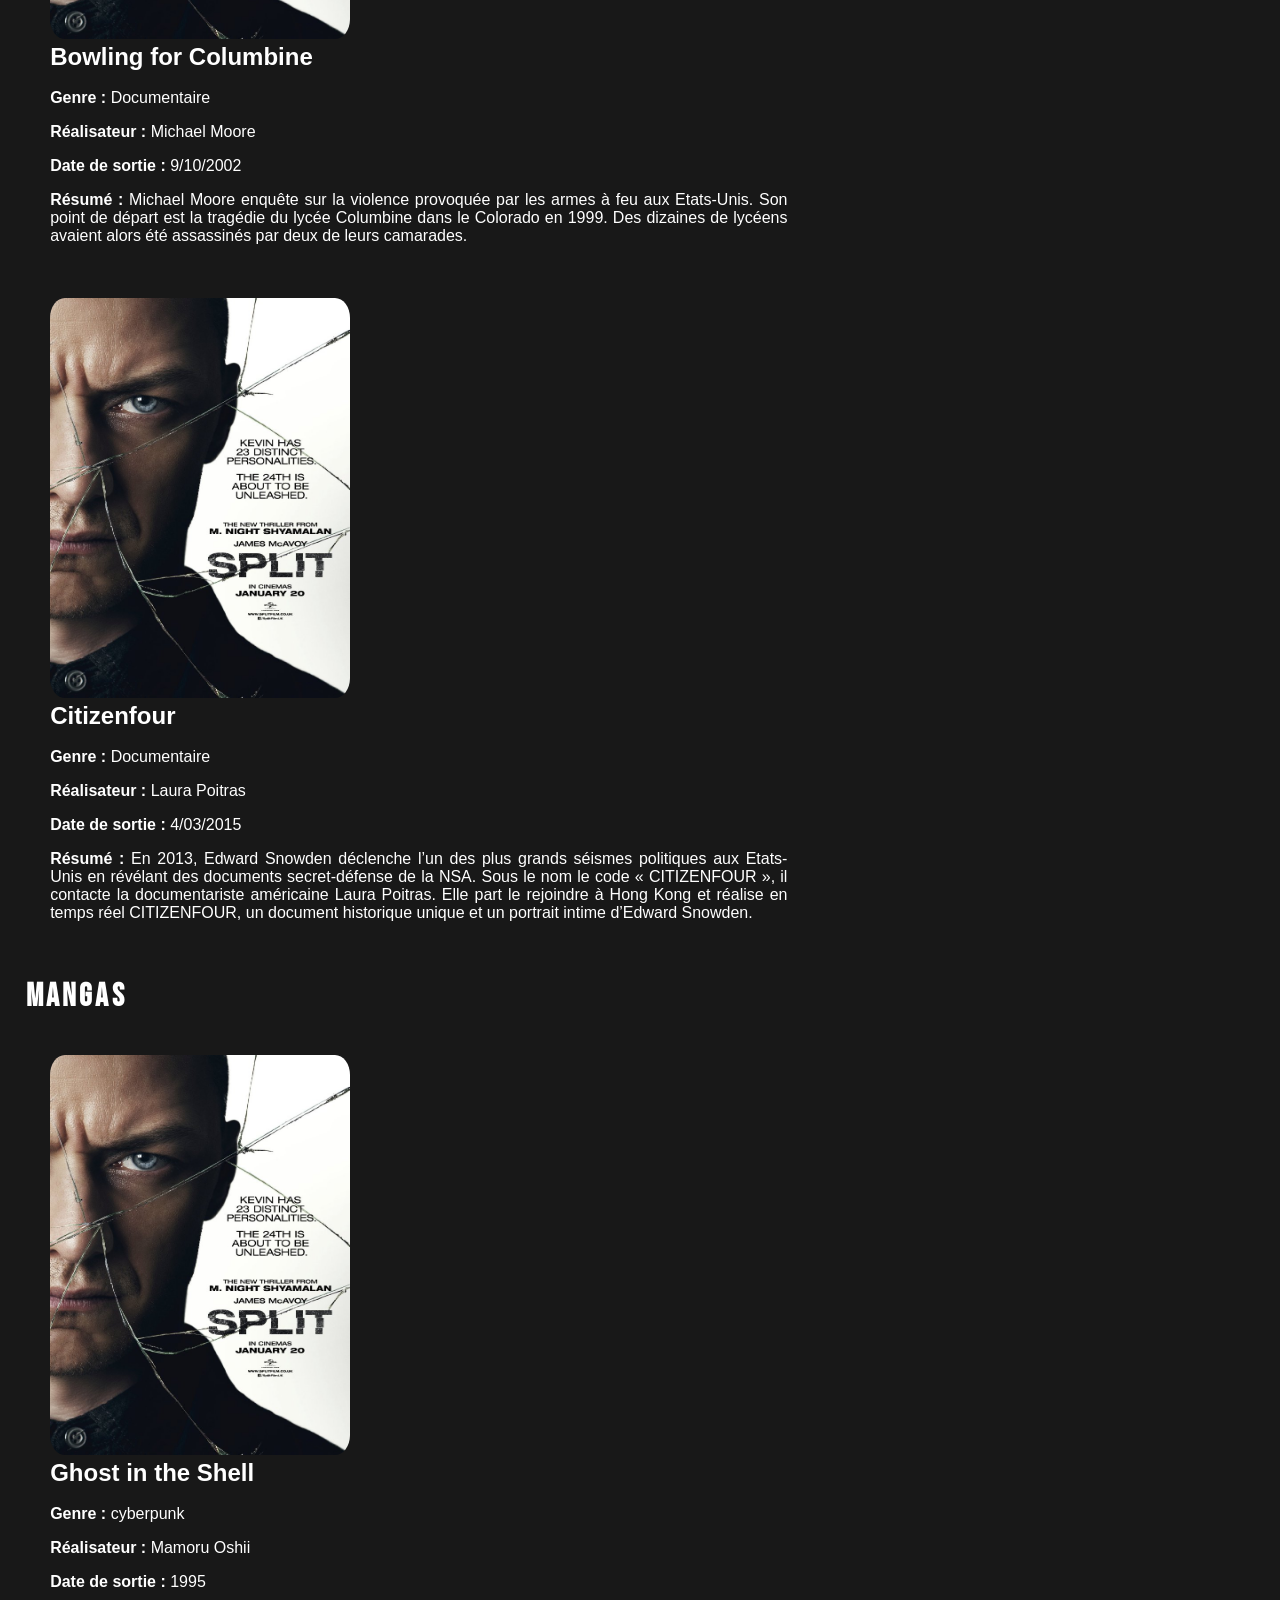
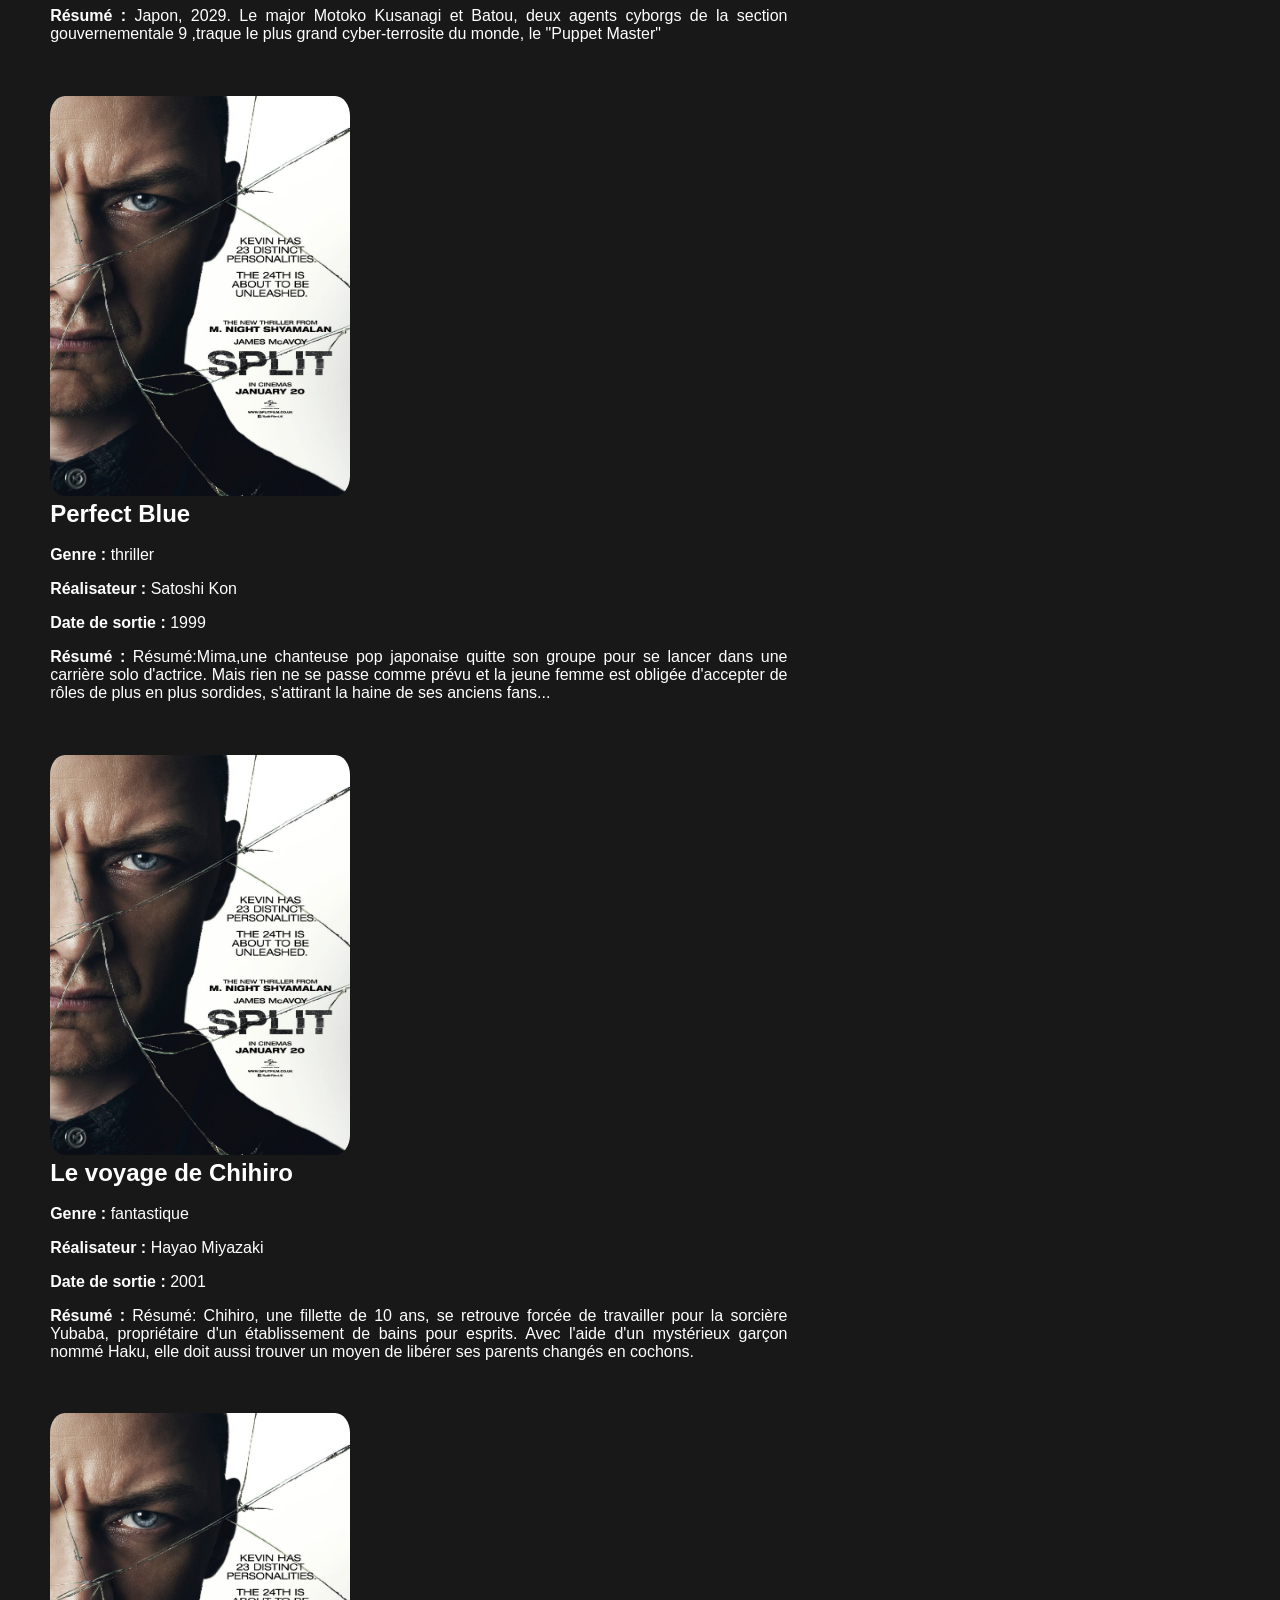
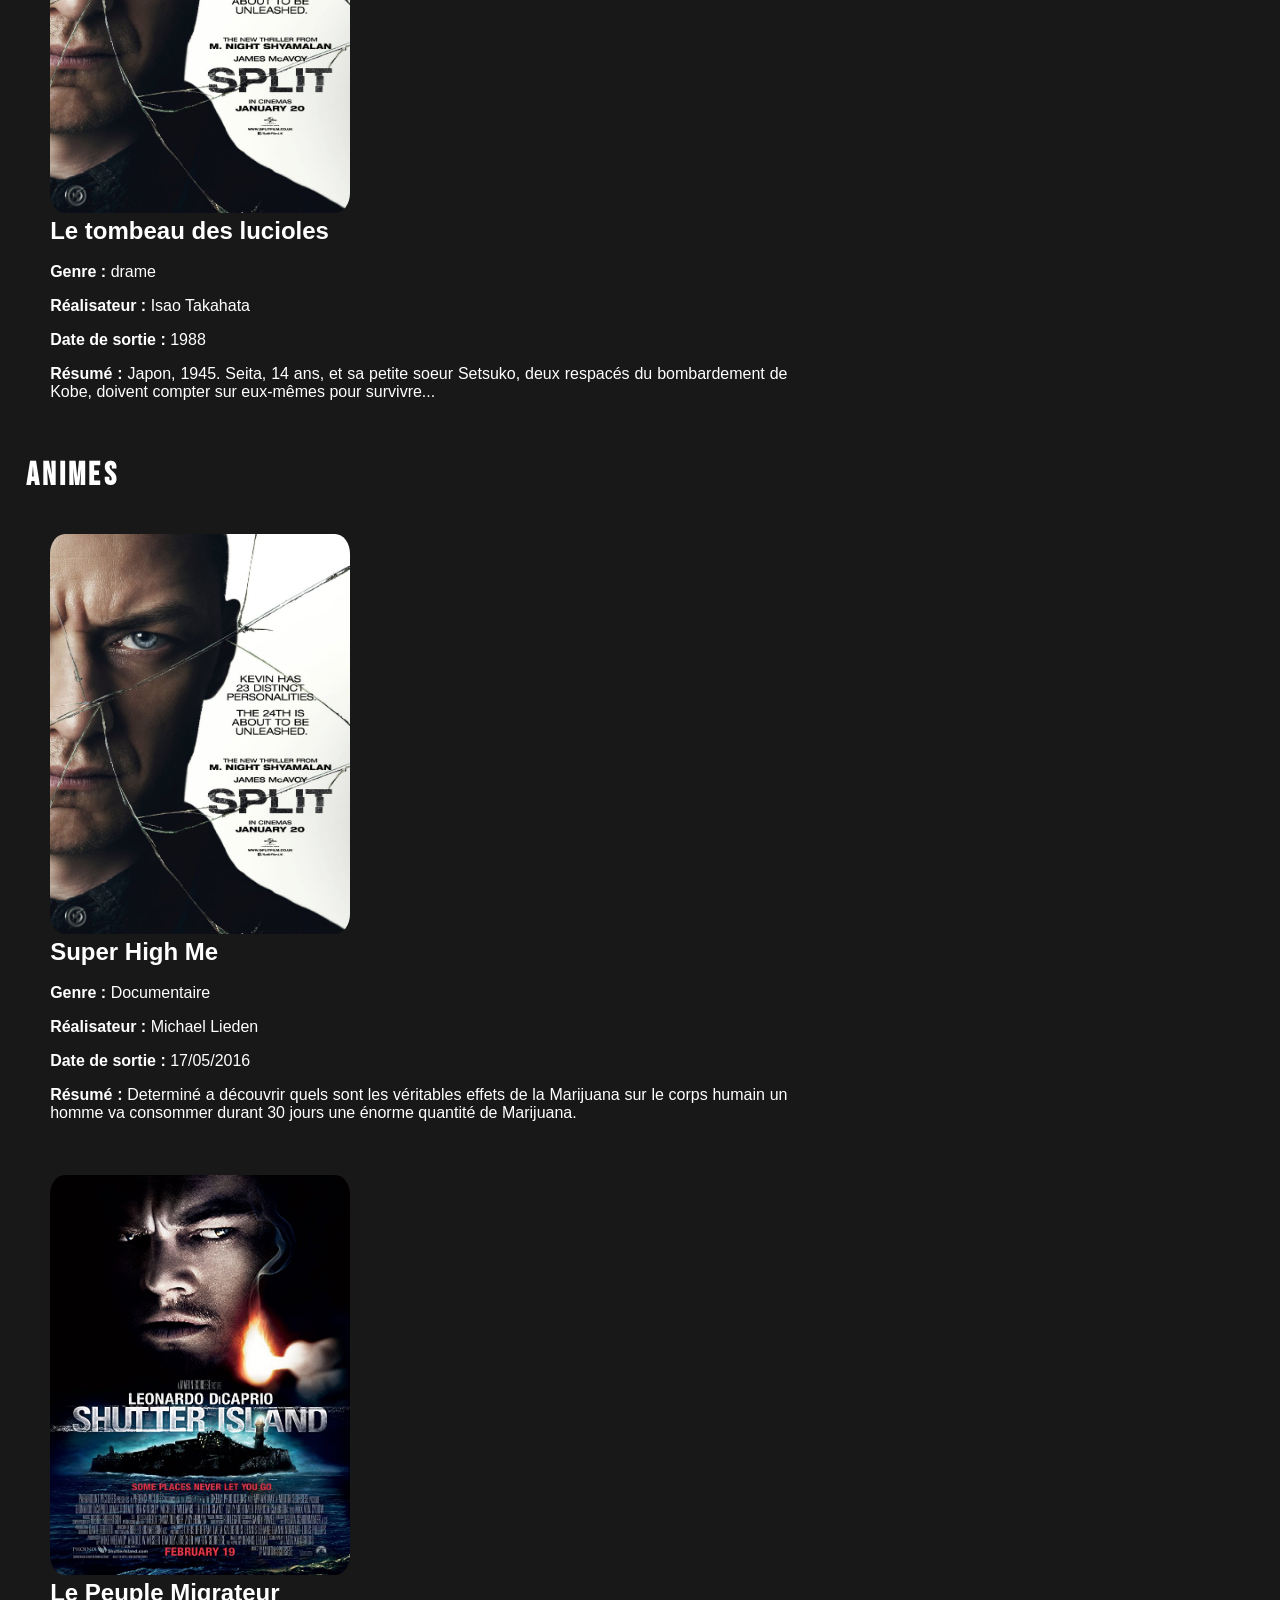
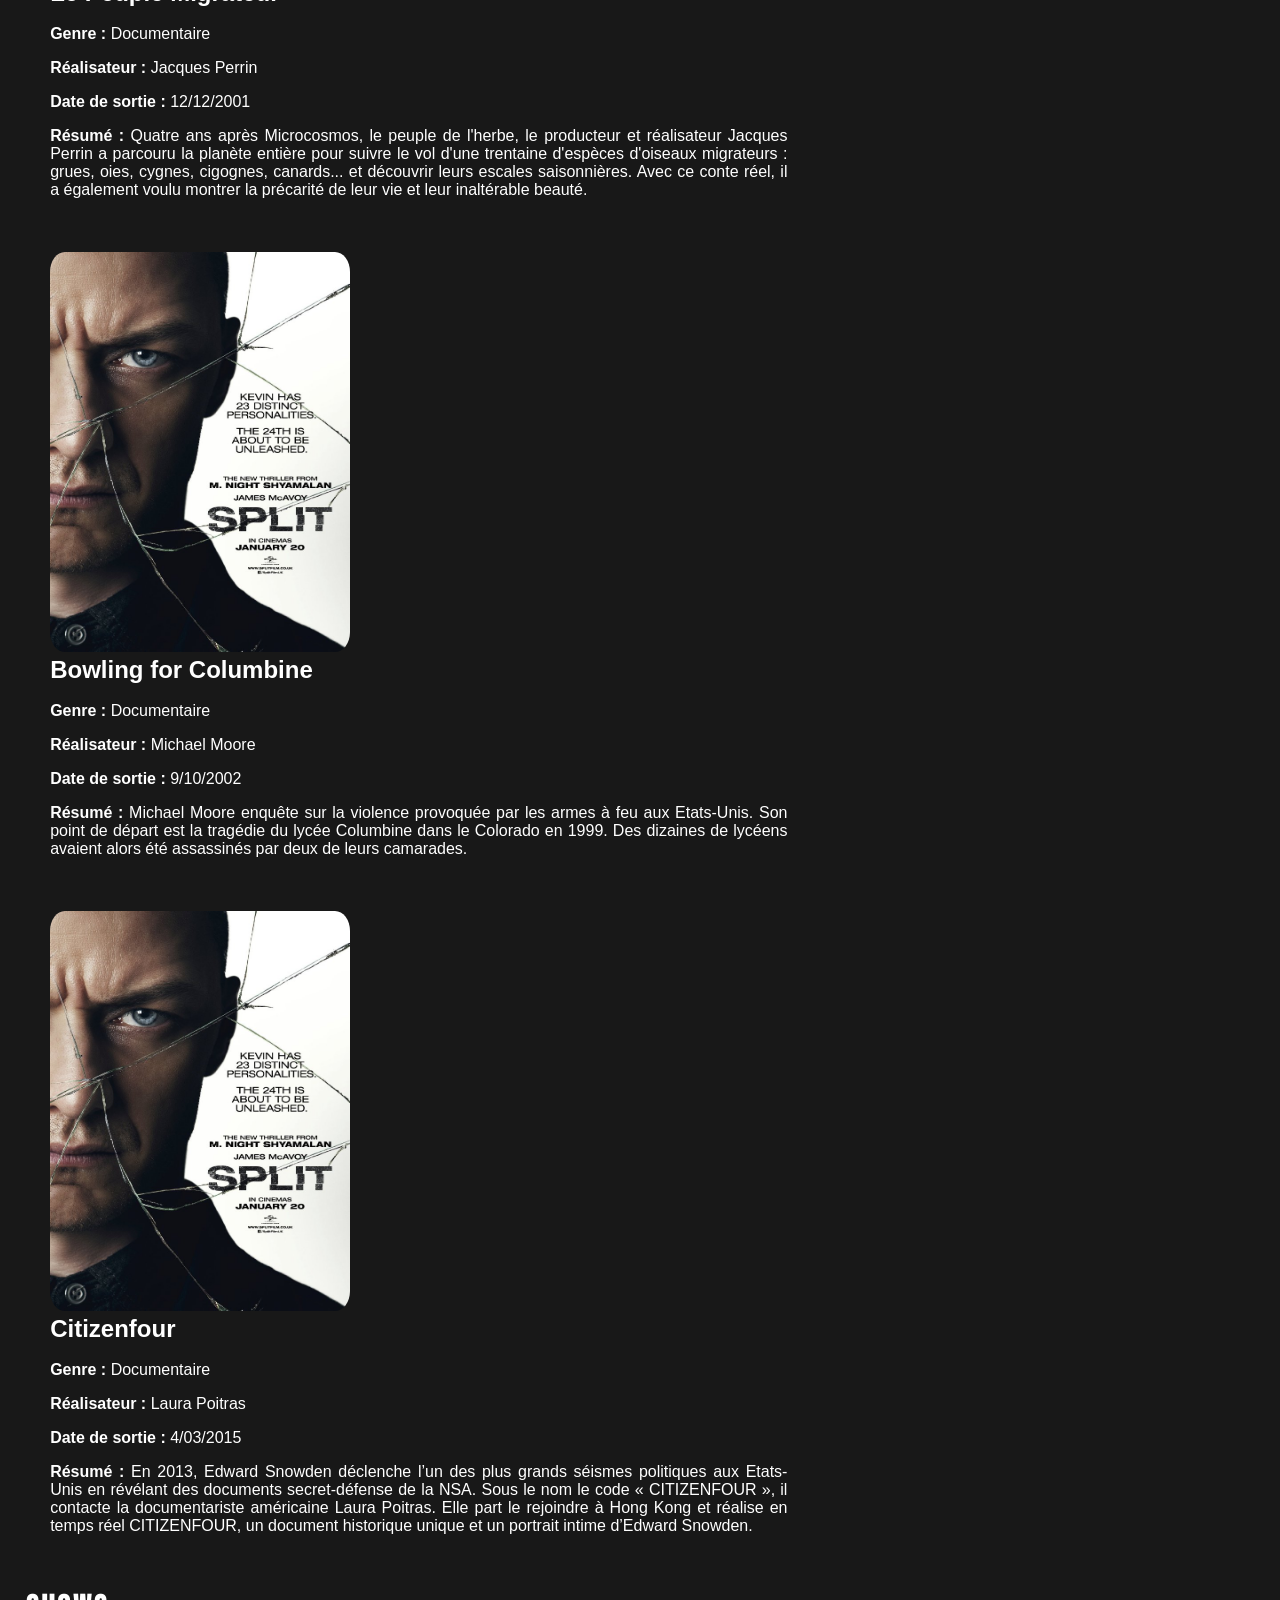
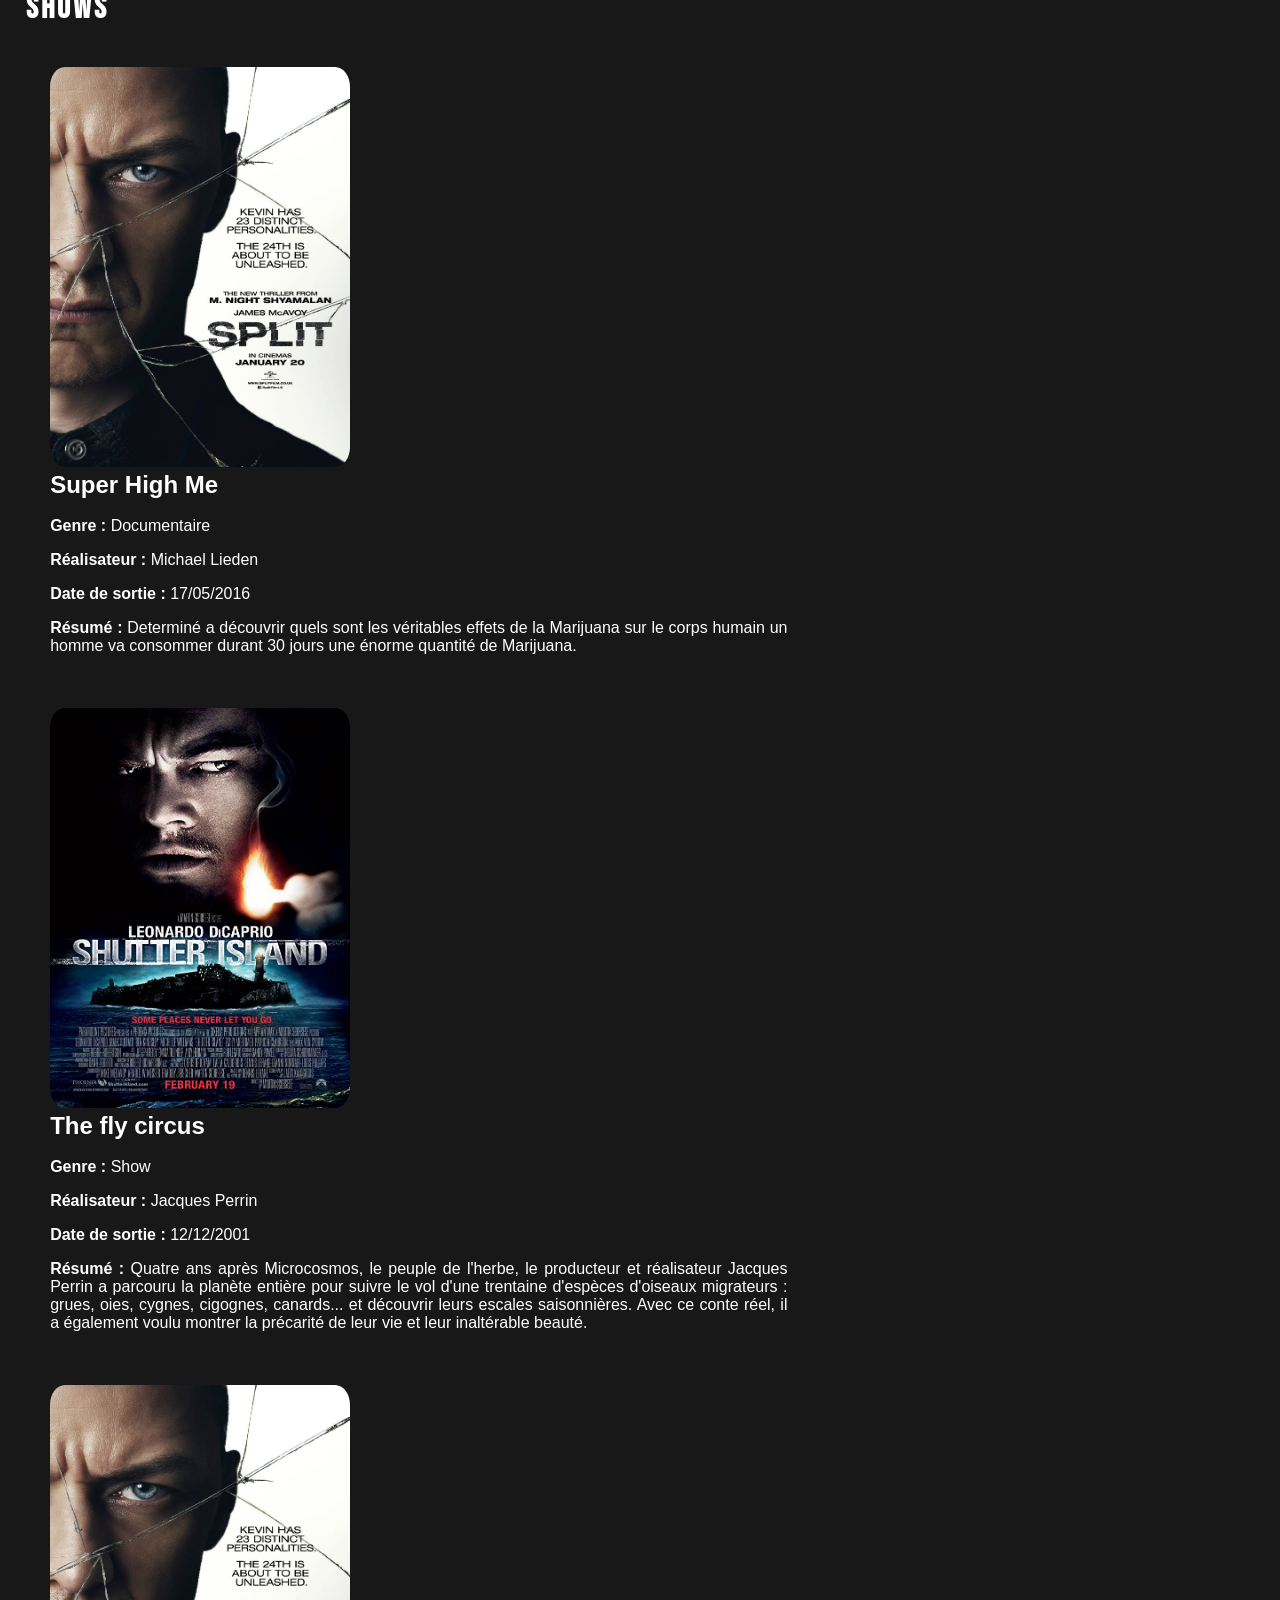
<file: v2/index.html>
<!-- PAGE DESCRIPTIVE -->

<!DOCTYPE html>
<html lang="fr">
<head>
    <meta charset="UTF-8">
    <meta name="viewport" content="width=device-width, initial-scale=1.0">
    <link rel="stylesheet" href="style2.css">
    <link href="https://fonts.googleapis.com/css2?family=Bebas+Neue&display=swap" rel="stylesheet">
    <title>Accueil</title>
</head>

<body>
    <div id="NavigationLogoPetit">
        <img id="LogoNetflixPetit"src="/img/LogoNetflixPetit.png" alt="Logo Netflix">
        <nav>
            <ul>
                <li><a href="index.html">Accueil</a></li>
                <li><a href="#series">Séries</a></li>
                <li><a href="#films">Films</a></li>
                <li><a href="#jeux">Jeux</a></li>
                <li><a href="">Mon Netflix</a></li>
            </ul>
        </nav>
    </div>

<header>
    <h1>Bienvenue sur <img id="LogoNetflixGrand" src="img/LogoNetflixGrand.png" alt="Logo Netflix"></h1>

    <section id="sectionOffres">
        <h2>Nos offres</h2>
        <div>
            <article>
                <h3>Standard avec pub</h3>
                <h4>1080p</h4>
                <ul>
                    <li><svg width="24" height="24" xmlns="http://www.w3.org/2000/svg" ><path fill="currentColor" fill-rule="evenodd" d="m21.3 4.3 1.4 1.4-14 14a1 1 0 0 1-1.4 0l-7-7 1.4-1.4L8 17.58z" clip-rule="evenodd"></path></svg>Bonne qualité vidéo</li>
                    <li><svg width="24" height="24" xmlns="http://www.w3.org/2000/svg" ><path fill="currentColor" fill-rule="evenodd" d="m21.3 4.3 1.4 1.4-14 14a1 1 0 0 1-1.4 0l-7-7 1.4-1.4L8 17.58z" clip-rule="evenodd"></path></svg>Moins de pub que vous ne le pensez</li>
                </ul>
                <p><b>7,99€/mois</b></p>
                <input class = "Sabonner" type="submit" value="S'abonner" />
            </article>

            <article>
                <h3>Standard</h3>
                <h4>1080p</h4>
                <ul>
                    <li><svg width="24" height="24" xmlns="http://www.w3.org/2000/svg" ><path fill="currentColor" fill-rule="evenodd" d="m21.3 4.3 1.4 1.4-14 14a1 1 0 0 1-1.4 0l-7-7 1.4-1.4L8 17.58z" clip-rule="evenodd"></path></svg>Bonne qualité vidéo</li>
                    <li><svg width="24" height="24" xmlns="http://www.w3.org/2000/svg" ><path fill="currentColor" fill-rule="evenodd" d="m21.3 4.3 1.4 1.4-14 14a1 1 0 0 1-1.4 0l-7-7 1.4-1.4L8 17.58z" clip-rule="evenodd"></path></svg>Sans pub</li>
                </ul>
                <p><b>14,99€/mois</b></p>
                <input class = "Sabonner" type="submit" value="S'abonner" />
            </article>

            <article>
                <h3>Premium</h3>
                <h4>4K + HDR</h4>
                <ul>
                    <li><svg width="24" height="24" xmlns="http://www.w3.org/2000/svg" ><path fill="currentColor" fill-rule="evenodd" d="m21.3 4.3 1.4 1.4-14 14a1 1 0 0 1-1.4 0l-7-7 1.4-1.4L8 17.58z" clip-rule="evenodd"></path></svg>Qualité vidéo optimale</li>
                    <li><svg width="24" height="24" xmlns="http://www.w3.org/2000/svg" ><path fill="currentColor" fill-rule="evenodd" d="m21.3 4.3 1.4 1.4-14 14a1 1 0 0 1-1.4 0l-7-7 1.4-1.4L8 17.58z" clip-rule="evenodd"></path></svg>Un son immersif (audio spatial)</li>
                    <li><svg width="24" height="24" xmlns="http://www.w3.org/2000/svg" ><path fill="currentColor" fill-rule="evenodd" d="m21.3 4.3 1.4 1.4-14 14a1 1 0 0 1-1.4 0l-7-7 1.4-1.4L8 17.58z" clip-rule="evenodd"></path></svg>Sans pub</li>
                    <li></li>
                </ul>
                <p><b>21,99€/mois</b></p>
                <input class = "Sabonner" type="submit" value="S'abonner" />
            </article>
        </div>
    </section>

</header>

<main>
    <section id="films">
    </section>

    <section id="series">
    </section>

    <section id="documentaires">
    </section>

    <section id="mangas">
    </section>

    <section id="animes">
    </section>

    <section id="shows">
    </section>

    <section id="concerts">
    </section>

</main>

<script src="pageAccueil.js"></script>

</body>

</html>
</file>
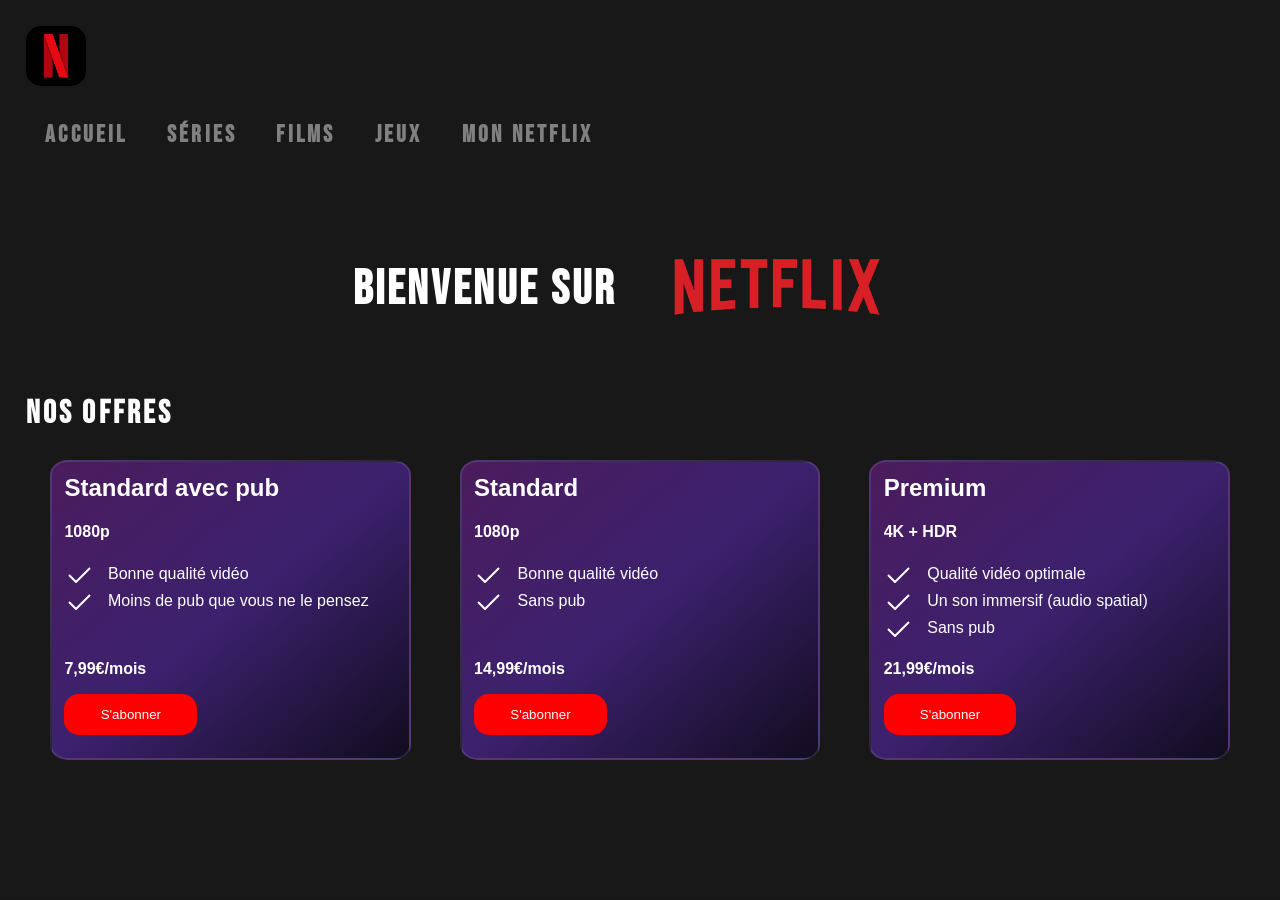
<file: v4-TMDB API/index.html>
<!-- PAGE DESCRIPTIVE -->

<!doctype html>
<html lang="fr">
  <head>
    <meta charset="UTF-8" />
    <meta name="viewport" content="width=device-width, initial-scale=1.0" />
    <link rel="stylesheet" href="style2.css" />
    <link
      href="https://fonts.googleapis.com/css2?family=Bebas+Neue&display=swap"
      rel="stylesheet"
    />
    <title>Accueil</title>
  </head>

  <body>
    <div id="NavigationLogoPetit">
      <img
        id="LogoNetflixPetit"
        src="../img/LogoNetflixPetit.png"
        alt="Logo Netflix"
      />
      <nav>
        <ul>
          <li><a href="index.html">Accueil</a></li>
          <li><a href="#series">Séries</a></li>
          <li><a href="#films">Films</a></li>
          <li><a href="#jeux">Jeux</a></li>
          <li><a href="">Mon Netflix</a></li>
        </ul>
      </nav>
    </div>

    <header>
      <h1>
        Bienvenue sur
        <img
          id="LogoNetflixGrand"
          src="../img/LogoNetflixGrand.png"
          alt="Logo Netflix"
        />
      </h1>

      <section id="sectionOffres">
        <h2>Nos offres</h2>
        <div>
          <article>
            <h3>Standard avec pub</h3>
            <h4>1080p</h4>
            <ul>
              <li>
                <svg width="24" height="24" xmlns="http://www.w3.org/2000/svg">
                  <path
                    fill="currentColor"
                    fill-rule="evenodd"
                    d="m21.3 4.3 1.4 1.4-14 14a1 1 0 0 1-1.4 0l-7-7 1.4-1.4L8 17.58z"
                    clip-rule="evenodd"
                  ></path></svg
                >Bonne qualité vidéo
              </li>
              <li>
                <svg width="24" height="24" xmlns="http://www.w3.org/2000/svg">
                  <path
                    fill="currentColor"
                    fill-rule="evenodd"
                    d="m21.3 4.3 1.4 1.4-14 14a1 1 0 0 1-1.4 0l-7-7 1.4-1.4L8 17.58z"
                    clip-rule="evenodd"
                  ></path></svg
                >Moins de pub que vous ne le pensez
              </li>
            </ul>
            <p><b>7,99€/mois</b></p>
            <input class="Sabonner" type="submit" value="S'abonner" />
          </article>

          <article>
            <h3>Standard</h3>
            <h4>1080p</h4>
            <ul>
              <li>
                <svg width="24" height="24" xmlns="http://www.w3.org/2000/svg">
                  <path
                    fill="currentColor"
                    fill-rule="evenodd"
                    d="m21.3 4.3 1.4 1.4-14 14a1 1 0 0 1-1.4 0l-7-7 1.4-1.4L8 17.58z"
                    clip-rule="evenodd"
                  ></path></svg
                >Bonne qualité vidéo
              </li>
              <li>
                <svg width="24" height="24" xmlns="http://www.w3.org/2000/svg">
                  <path
                    fill="currentColor"
                    fill-rule="evenodd"
                    d="m21.3 4.3 1.4 1.4-14 14a1 1 0 0 1-1.4 0l-7-7 1.4-1.4L8 17.58z"
                    clip-rule="evenodd"
                  ></path></svg
                >Sans pub
              </li>
            </ul>
            <p><b>14,99€/mois</b></p>
            <input class="Sabonner" type="submit" value="S'abonner" />
          </article>

          <article>
            <h3>Premium</h3>
            <h4>4K + HDR</h4>
            <ul>
              <li>
                <svg width="24" height="24" xmlns="http://www.w3.org/2000/svg">
                  <path
                    fill="currentColor"
                    fill-rule="evenodd"
                    d="m21.3 4.3 1.4 1.4-14 14a1 1 0 0 1-1.4 0l-7-7 1.4-1.4L8 17.58z"
                    clip-rule="evenodd"
                  ></path></svg
                >Qualité vidéo optimale
              </li>
              <li>
                <svg width="24" height="24" xmlns="http://www.w3.org/2000/svg">
                  <path
                    fill="currentColor"
                    fill-rule="evenodd"
                    d="m21.3 4.3 1.4 1.4-14 14a1 1 0 0 1-1.4 0l-7-7 1.4-1.4L8 17.58z"
                    clip-rule="evenodd"
                  ></path></svg
                >Un son immersif (audio spatial)
              </li>
              <li>
                <svg width="24" height="24" xmlns="http://www.w3.org/2000/svg">
                  <path
                    fill="currentColor"
                    fill-rule="evenodd"
                    d="m21.3 4.3 1.4 1.4-14 14a1 1 0 0 1-1.4 0l-7-7 1.4-1.4L8 17.58z"
                    clip-rule="evenodd"
                  ></path></svg
                >Sans pub
              </li>
              <li></li>
            </ul>
            <p><b>21,99€/mois</b></p>
            <input class="Sabonner" type="submit" value="S'abonner" />
          </article>
        </div>
      </section>
    </header>

    <main>
      <section id="films"></section>

      <section id="series"></section>

      <section id="documentaires"></section>

      <section id="mangas"></section>

      <section id="animes"></section>

      <section id="shows"></section>

      <section id="concerts"></section>
    </main>

    <script src="netflop-tmdb-documentation.js"></script>
  </body>
</html>
</file>
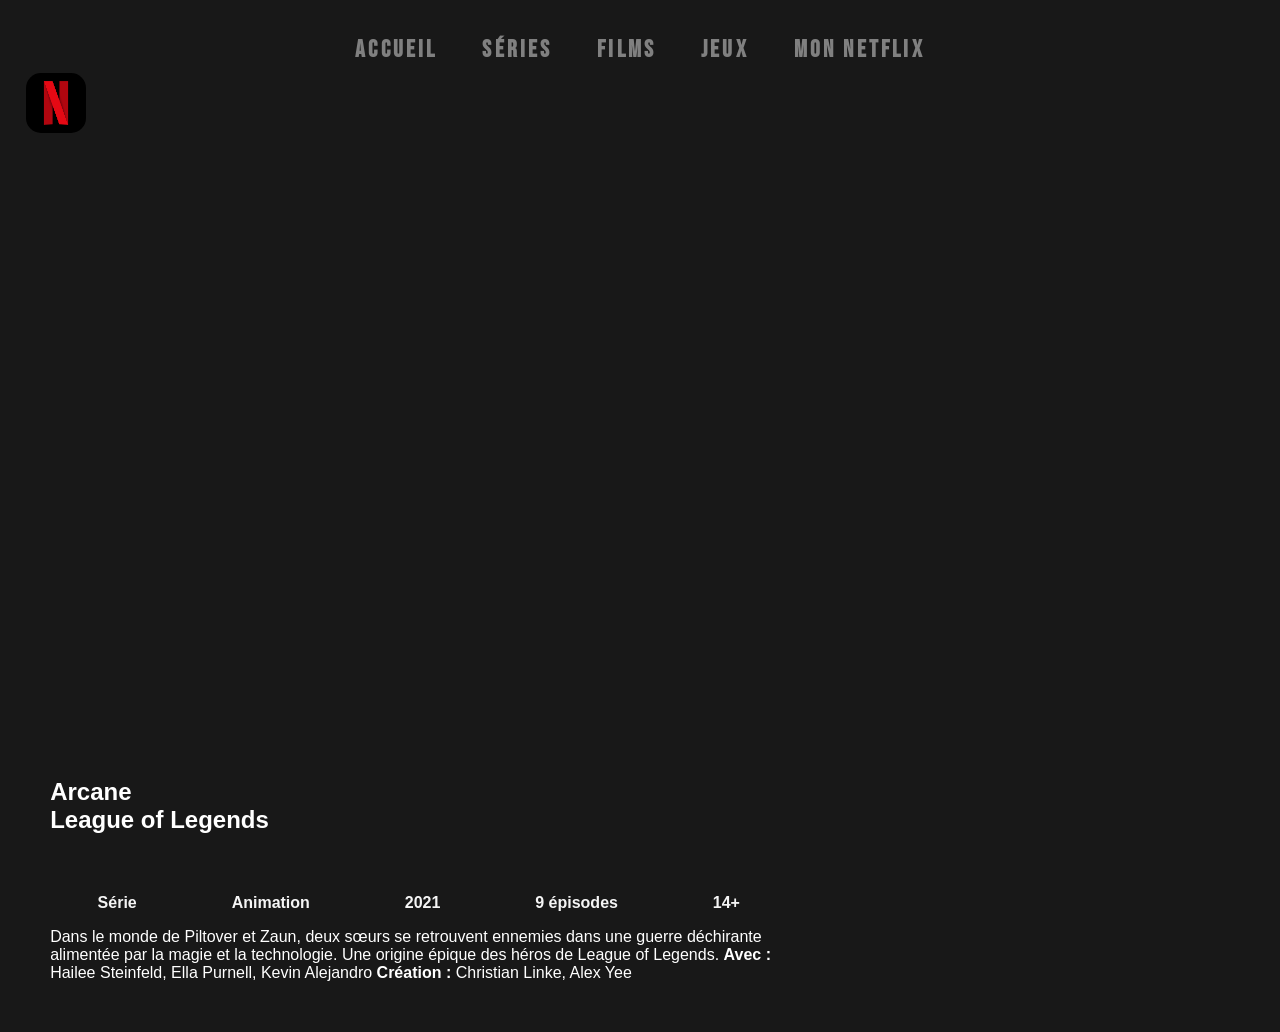
<file: Arcane.html>
<!DOCTYPE html>
<html lang="fr">
  <head>
    <meta charset="UTF-8" />
    <meta name="viewport" content="width=device-width, initial-scale=1.0" />
    <link rel="stylesheet" href="style.css" />
    <link
      href="https://fonts.googleapis.com/css2?family=Bebas+Neue&display=swap"
      rel="stylesheet"
    />
    <title>Arcane</title>
  </head>

  <body>
    <div id="NavigationLogoPetit">
      <!-- <img id="LogoNetflixPetit"src="/img/LogoNetflix.png" alt="Logo Netflix"> -->
      <nav>
        <ul>
          <li><a href="index.html">Accueil</a></li>
          <li><a href="">Séries</a></li>
          <li><a href="">Films</a></li>
          <li><a href="">Jeux</a></li>
          <li><a href="">Mon Netflix</a></li>
        </ul>
      </nav>
    </div>

    <header>
      <img id="LogoNetflixPetit" src="/img/LogoNetflixPetit.png" alt="Logo N de Netflix" />
    </header>

    <main>

<iframe width="1088" height="612" src="https://www.youtube.com/embed/OweSahDkNtI" title="Arcane | Bande-annonce officielle VF | Netflix France" frameborder="0" allow="accelerometer; autoplay; clipboard-write; encrypted-media; gyroscope; picture-in-picture; web-share" referrerpolicy="strict-origin-when-cross-origin" allowfullscreen></iframe>
      
       <article>
                <h3>Arcane <br>League of Legends</h3>
                <ul>
                    <li>Série</li>
                    <li>Animation</li>
                    <li>2021</li>
                    <li>9 épisodes</li>
                    <li>14+</li>
                </ul>
                <span>Dans le monde de Piltover et Zaun, deux sœurs se retrouvent ennemies dans une guerre déchirante alimentée par la magie et la technologie. Une origine épique des héros de League of Legends.</span>
                <span><b>Avec :</b> Hailee Steinfeld, Ella Purnell, Kevin Alejandro</span>
                <span><b>Création :</b> Christian Linke, Alex Yee</span>
        </article>
    </main>
  </body>
</html>
</file>
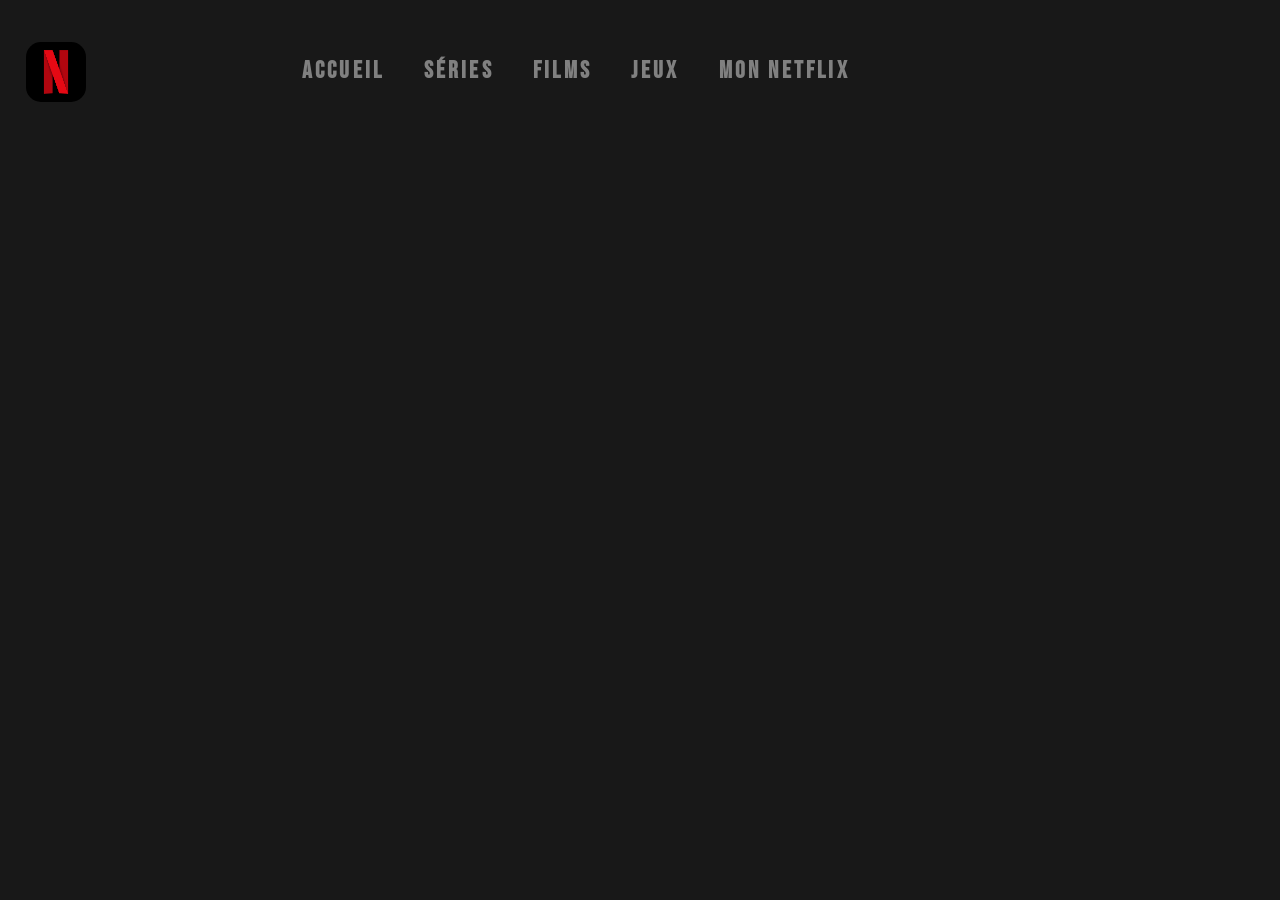
<file: ficheDescriptive.html>
<!DOCTYPE html>
<html lang="fr">

  <head>
    <meta charset="UTF-8" />
    <meta name="viewport" content="width=device-width, initial-scale=1.0" />

    <link rel="stylesheet" href="style2.css" />
    <link
      href="https://fonts.googleapis.com/css2?family=Bebas+Neue&display=swap"
      rel="stylesheet"
    />

    <title id="nom-item"></title>

  </head>

  <body>

    <div id="NavigationLogoPetit">

        <nav>
          <ul>
            <img id="LogoNetflixPetit" src="/img/LogoNetflixPetit.png" alt="Logo Netflix">
            <li><a href="index.html">Accueil</a></li>
            <li><a href="#series">Séries</a></li>
            <li><a href="#films">Films</a></li>
            <li><a href="#jeux">Jeux</a></li>
            <li><a href="">Mon Netflix</a></li>
          </ul>
        </nav>

    </div>

    <header>

    </header>

    <main id="detail">
      <div id="item-detail">

      </div>

<!-- <iframe width="1088" height="612" src="https://www.youtube.com/embed/OweSahDkNtI" title="Arcane | Bande-annonce officielle VF | Netflix France" frameborder="0" allow="accelerometer; autoplay; clipboard-write; encrypted-media; gyroscope; picture-in-picture; web-share" referrerpolicy="strict-origin-when-cross-origin" allowfullscreen></iframe>
      
       <article>
                <h3>Arcane <br>League of Legends</h3>
                <ul>
                    <li>Série</li>
                    <li>Animation</li>
                    <li>2021</li>
                    <li>9 épisodes</li>
                    <li>14+</li>
                </ul>
                <span>Dans le monde de Piltover et Zaun, deux sœurs se retrouvent ennemies dans une guerre déchirante alimentée par la magie et la technologie. Une origine épique des héros de League of Legends.</span>
                <span><b>Avec :</b> Hailee Steinfeld, Ella Purnell, Kevin Alejandro</span>
                <span><b>Création :</b> Christian Linke, Alex Yee</span>
        </article> -->

    </main>

    <script src="pageDescriptive.js"></script>
  </body>
</html>
</file>
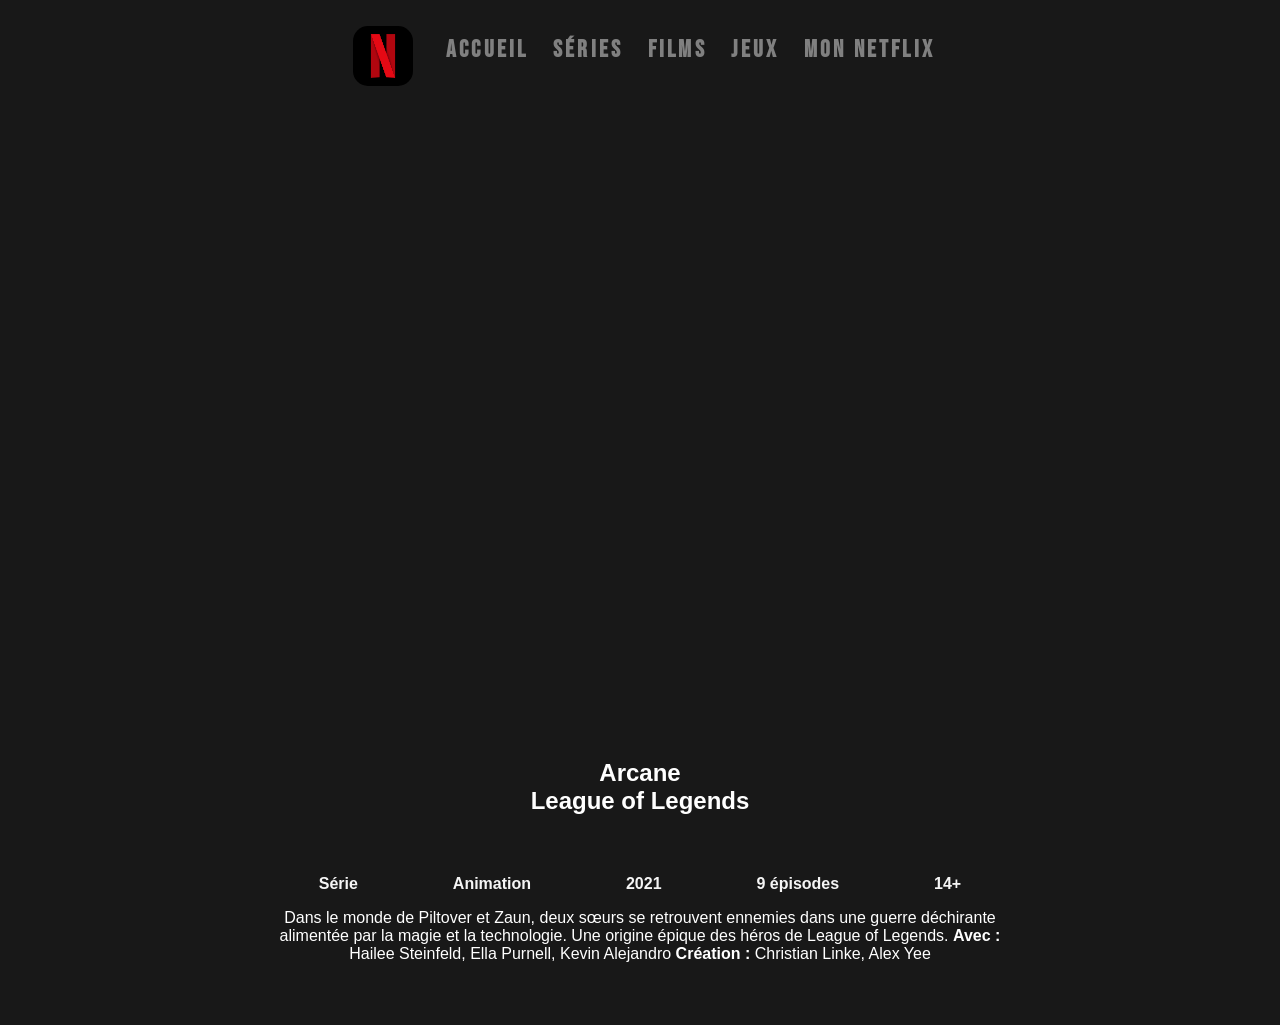
<file: v1-HTML/ficheDescriptive.html>
<!doctype html>
<html lang="fr">
  <head>
    <meta charset="UTF-8" />
    <meta name="viewport" content="width=device-width, initial-scale=1.0" />

    <link rel="stylesheet" href="style.css" />
    <link
      href="https://fonts.googleapis.com/css2?family=Bebas+Neue&display=swap"
      rel="stylesheet"
    />

    <title id="nom-item"></title>
  </head>

  <body>
    <div id="NavigationLogoPetit">
      <nav>
        <ul>
          <img
            id="LogoNetflixPetit"
            src="/img/LogoNetflixPetit.png"
            alt="Logo Netflix"
          />
          <li><a href="HTMLNetflixAvantCassePourXML.html">Accueil</a></li>
          <li><a href="#series">Séries</a></li>
          <li><a href="#films">Films</a></li>
          <li><a href="#jeux">Jeux</a></li>
          <li><a href="">Mon Netflix</a></li>
        </ul>
      </nav>
    </div>

    <header></header>

    <main id="detail">
      <div id="item-detail"></div>

      <iframe
        width="1088"
        height="612"
        src="https://www.youtube.com/embed/OweSahDkNtI"
        title="Arcane | Bande-annonce officielle VF | Netflix France"
        frameborder="0"
        allow="
          accelerometer;
          autoplay;
          clipboard-write;
          encrypted-media;
          gyroscope;
          picture-in-picture;
          web-share;
        "
        referrerpolicy="strict-origin-when-cross-origin"
        allowfullscreen
      ></iframe>

      <article class="detail-article">
        <h3>Arcane <br />League of Legends</h3>
        <ul>
          <li>Série</li>
          <li>Animation</li>
          <li>2021</li>
          <li>9 épisodes</li>
          <li>14+</li>
        </ul>
        <span
          >Dans le monde de Piltover et Zaun, deux sœurs se retrouvent ennemies
          dans une guerre déchirante alimentée par la magie et la technologie.
          Une origine épique des héros de League of Legends.</span
        >
        <span
          ><b>Avec :</b> Hailee Steinfeld, Ella Purnell, Kevin Alejandro</span
        >
        <span><b>Création :</b> Christian Linke, Alex Yee</span>
      </article>
    </main>

    <script src=""></script>
  </body>
</html>
</file>
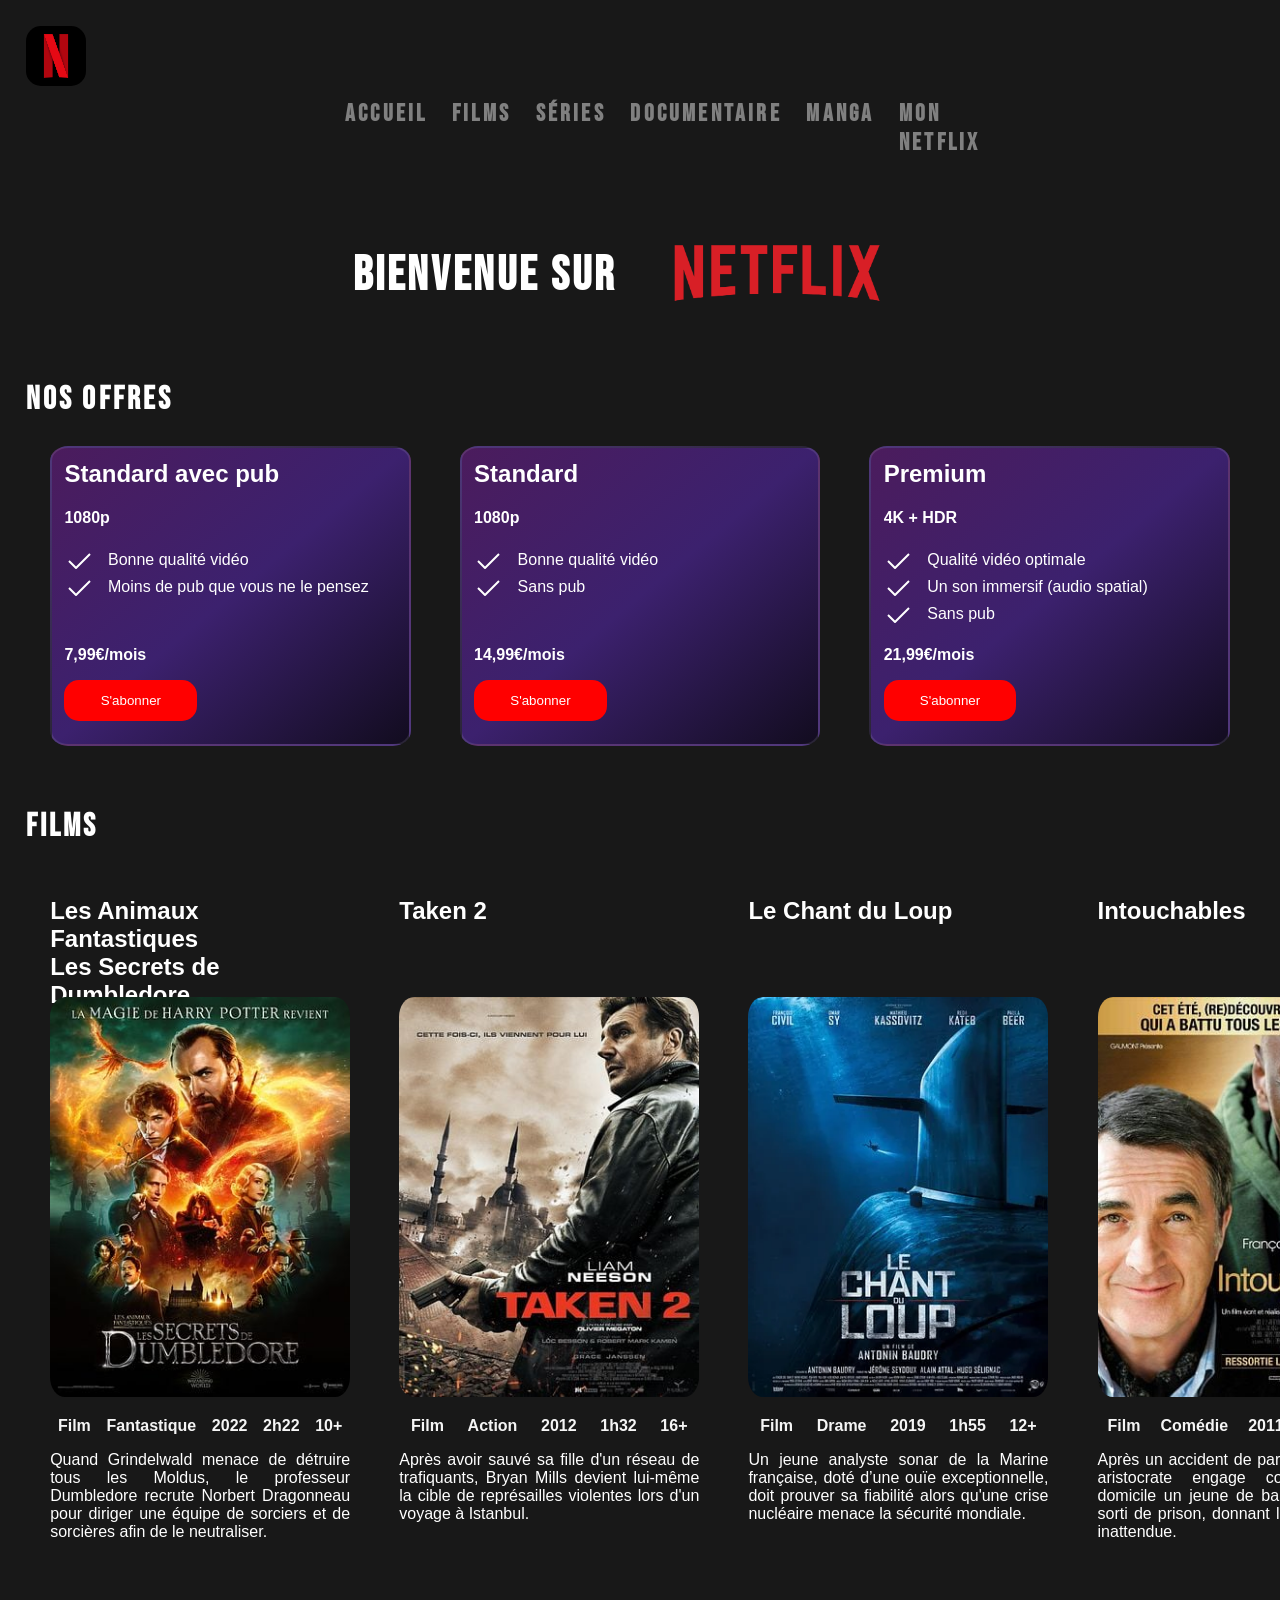
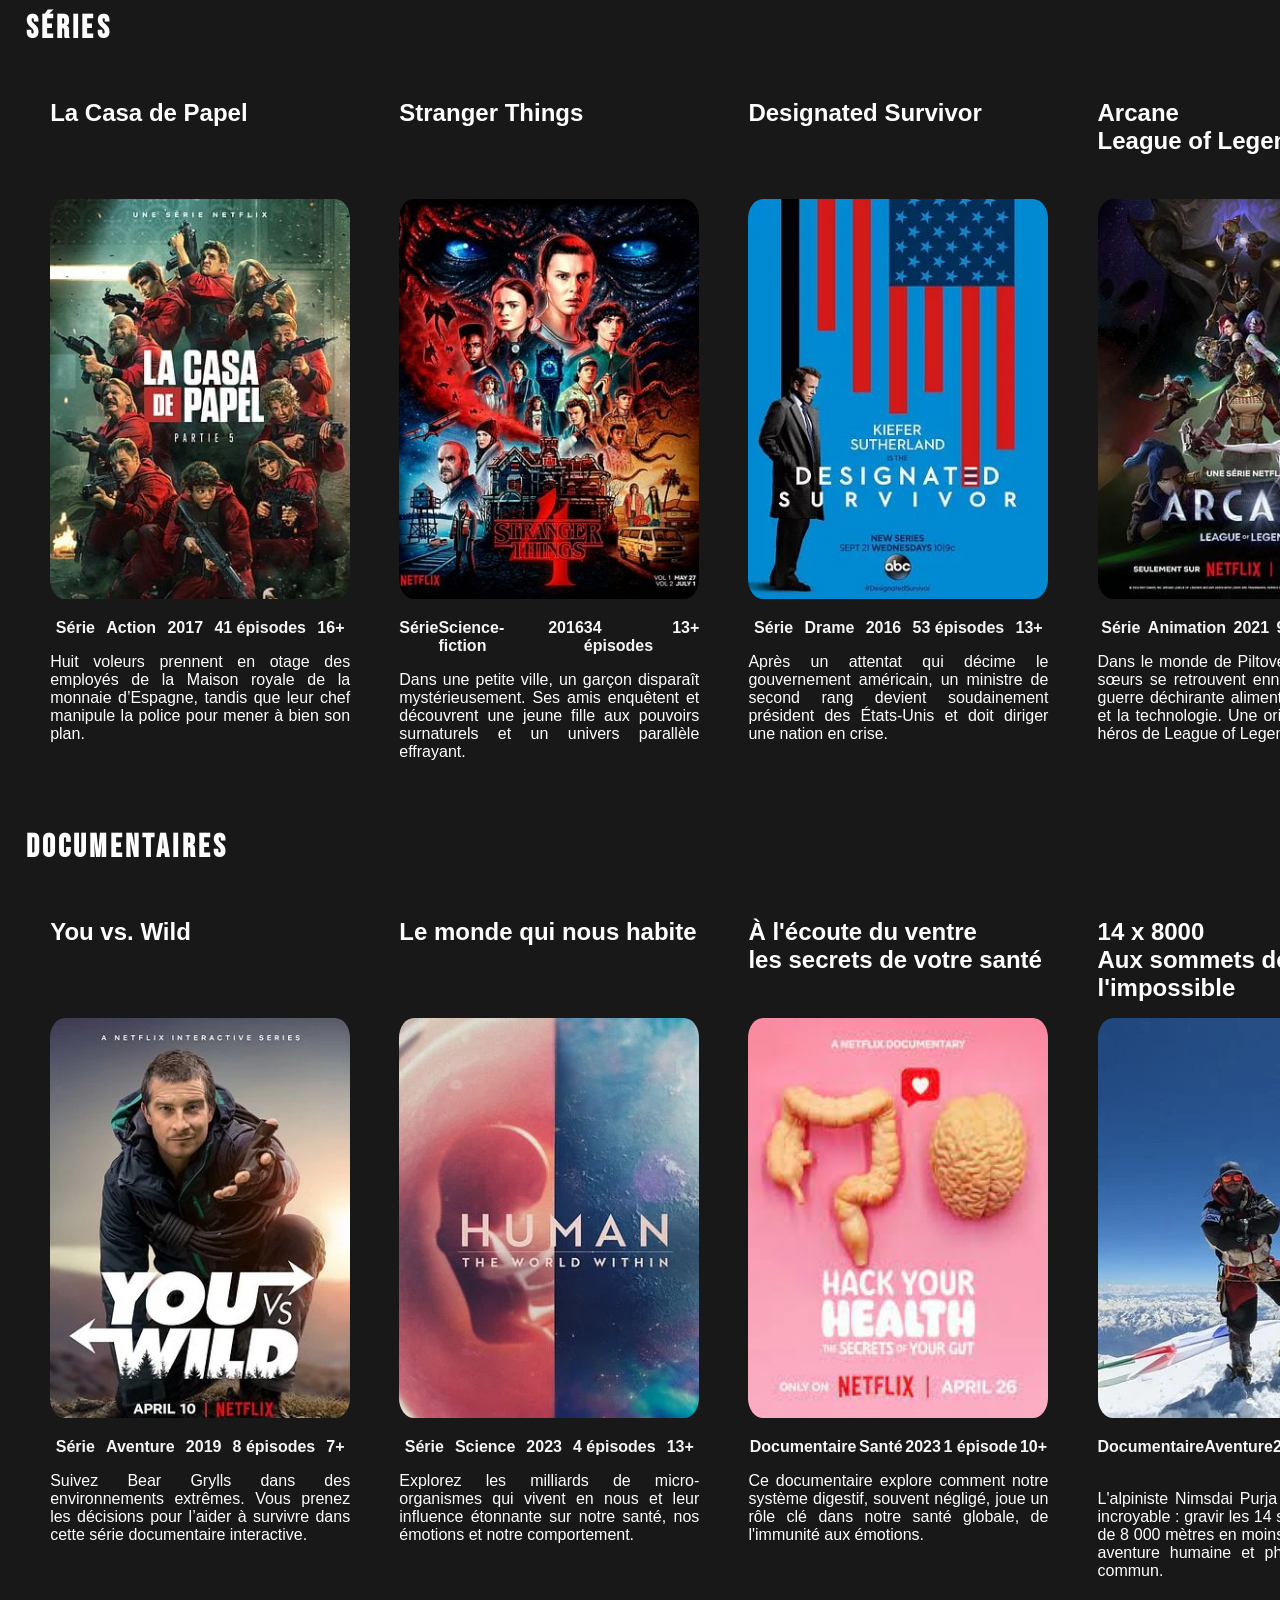
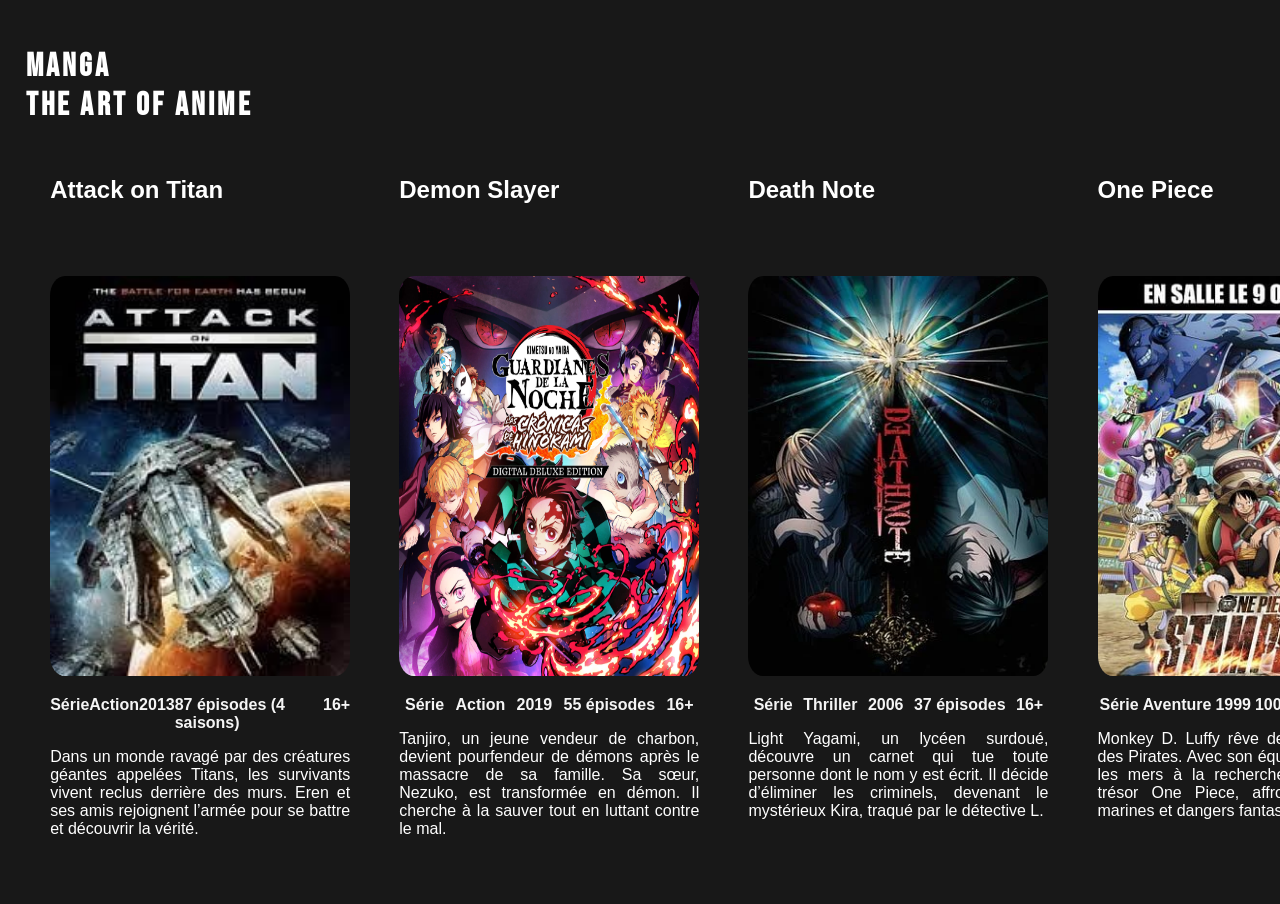
<file: v1-HTML/HTMLNetflixAvantCassePourXML.html>
<!-- 1er page :
Film 
Séries
Documentaire
Mangas

2eme page 
Détails 
genre 
Année de sortie
Synopsis

À faire en :
CSS
Html 
-->
<!doctype html>
<html lang="fr">
  <head>
    <meta charset="UTF-8" />
    <meta name="viewport" content="width=device-width, initial-scale=1.0" />
    <link rel="stylesheet" href="style.css" />
    <link
      href="https://fonts.googleapis.com/css2?family=Bebas+Neue&display=swap"
      rel="stylesheet"
    />
    <title>Accueil</title>
  </head>

  <body>
    <div id="NavigationLogoPetit">
      <img
        id="LogoNetflixPetit"
        src="../img/LogoNetflixPetit.png"
        alt="Logo Netflix"
      />
      <nav>
        <ul>
          <li><a href="./HTMLNetflixAvantCassePourXML.html">Accueil</a></li>
          <li><a href="">Films</a></li>
          <li><a href="">Séries</a></li>
          <li><a href="">Documentaire</a></li>
          <li><a href="">Manga</a></li>
          <li><a href="">Mon Netflix</a></li>
        </ul>
      </nav>
    </div>

    <header>
      <h1>
        Bienvenue sur
        <img
          id="LogoNetflixGrand"
          src="../img/LogoNetflixGrand.png"
          alt="Logo Netflix"
        />
      </h1>

      <section id="sectionOffres">
        <h2>Nos offres</h2>
        <div>
          <article>
            <h3>Standard avec pub</h3>
            <h4>1080p</h4>
            <ul>
              <li>
                <svg width="24" height="24" xmlns="http://www.w3.org/2000/svg">
                  <path
                    fill="currentColor"
                    fill-rule="evenodd"
                    d="m21.3 4.3 1.4 1.4-14 14a1 1 0 0 1-1.4 0l-7-7 1.4-1.4L8 17.58z"
                    clip-rule="evenodd"
                  ></path></svg
                >Bonne qualité vidéo
              </li>
              <li>
                <svg width="24" height="24" xmlns="http://www.w3.org/2000/svg">
                  <path
                    fill="currentColor"
                    fill-rule="evenodd"
                    d="m21.3 4.3 1.4 1.4-14 14a1 1 0 0 1-1.4 0l-7-7 1.4-1.4L8 17.58z"
                    clip-rule="evenodd"
                  ></path></svg
                >Moins de pub que vous ne le pensez
              </li>
            </ul>
            <p><b>7,99€/mois</b></p>
            <input class="Sabonner" type="submit" value="S'abonner" />
          </article>

          <article>
            <h3>Standard</h3>
            <h4>1080p</h4>
            <ul>
              <li>
                <svg width="24" height="24" xmlns="http://www.w3.org/2000/svg">
                  <path
                    fill="currentColor"
                    fill-rule="evenodd"
                    d="m21.3 4.3 1.4 1.4-14 14a1 1 0 0 1-1.4 0l-7-7 1.4-1.4L8 17.58z"
                    clip-rule="evenodd"
                  ></path></svg
                >Bonne qualité vidéo
              </li>
              <li>
                <svg width="24" height="24" xmlns="http://www.w3.org/2000/svg">
                  <path
                    fill="currentColor"
                    fill-rule="evenodd"
                    d="m21.3 4.3 1.4 1.4-14 14a1 1 0 0 1-1.4 0l-7-7 1.4-1.4L8 17.58z"
                    clip-rule="evenodd"
                  ></path></svg
                >Sans pub
              </li>
            </ul>
            <p><b>14,99€/mois</b></p>
            <input class="Sabonner" type="submit" value="S'abonner" />
          </article>

          <article>
            <h3>Premium</h3>
            <h4>4K + HDR</h4>
            <ul>
              <li>
                <svg width="24" height="24" xmlns="http://www.w3.org/2000/svg">
                  <path
                    fill="currentColor"
                    fill-rule="evenodd"
                    d="m21.3 4.3 1.4 1.4-14 14a1 1 0 0 1-1.4 0l-7-7 1.4-1.4L8 17.58z"
                    clip-rule="evenodd"
                  ></path></svg
                >Qualité vidéo optimale
              </li>
              <li>
                <svg width="24" height="24" xmlns="http://www.w3.org/2000/svg">
                  <path
                    fill="currentColor"
                    fill-rule="evenodd"
                    d="m21.3 4.3 1.4 1.4-14 14a1 1 0 0 1-1.4 0l-7-7 1.4-1.4L8 17.58z"
                    clip-rule="evenodd"
                  ></path></svg
                >Un son immersif (audio spatial)
              </li>
              <li>
                <svg width="24" height="24" xmlns="http://www.w3.org/2000/svg">
                  <path
                    fill="currentColor"
                    fill-rule="evenodd"
                    d="m21.3 4.3 1.4 1.4-14 14a1 1 0 0 1-1.4 0l-7-7 1.4-1.4L8 17.58z"
                    clip-rule="evenodd"
                  ></path></svg
                >Sans pub
              </li>
              <li></li>
            </ul>
            <p><b>21,99€/mois</b></p>
            <input class="Sabonner" type="submit" value="S'abonner" />
          </article>
        </div>
      </section>
    </header>

    <main>
      <section id="films">
        <h2>Films</h2>
        <div>
          <article>
            <a href="">
              <h3>Les Animaux Fantastiques <br />Les Secrets de Dumbledore</h3>
              <img
                src="/imgFilm/LesAnimauxFantastiquesLesSecretsdeDumbledore.jpg"
                alt="Les Animaux Fantastiques : Les Secrets de Dumbledore"
              />
              <ul>
                <li>Film</li>
                <li>Fantastique</li>
                <li>2022</li>
                <li>2h22</li>
                <li>10+</li>
              </ul>
              <p>
                Quand Grindelwald menace de détruire tous les Moldus, le
                professeur Dumbledore recrute Norbert Dragonneau pour diriger
                une équipe de sorciers et de sorcières afin de le neutraliser.
              </p>
            </a>
          </article>

          <article>
            <h3>Taken 2</h3>
            <img src="/imgFilm/Taken2.jpg" alt="Taken 2" />
            <ul>
              <li>Film</li>
              <li>Action</li>
              <li>2012</li>
              <li>1h32</li>
              <li>16+</li>
            </ul>
            <p>
              Après avoir sauvé sa fille d'un réseau de trafiquants, Bryan Mills
              devient lui-même la cible de représailles violentes lors d'un
              voyage à Istanbul.
            </p>
          </article>

          <article>
            <h3>Le Chant du Loup</h3>
            <img src="/imgFilm/LeChantduLoup.webp" alt="Le Chant du Loup" />
            <ul>
              <li>Film</li>
              <li>Drame</li>
              <li>2019</li>
              <li>1h55</li>
              <li>12+</li>
            </ul>
            <p>
              Un jeune analyste sonar de la Marine française, doté d’une ouïe
              exceptionnelle, doit prouver sa fiabilité alors qu'une crise
              nucléaire menace la sécurité mondiale.
            </p>
          </article>

          <article>
            <h3>Intouchables</h3>
            <img src="/imgFilm/Intouchables.jpg" alt="Intouchables" />
            <ul>
              <li>Film</li>
              <li>Comédie</li>
              <li>2011</li>
              <li>1h52</li>
              <li>10+</li>
            </ul>
            <p>
              Après un accident de parapente, un riche aristocrate engage comme
              aide à domicile un jeune de banlieue tout juste sorti de prison,
              donnant lieu à une amitié inattendue.
            </p>
          </article>
        </div>
      </section>

      <section id="series">
        <h2>Séries</h2>
        <div>
          <article>
            <h3>La Casa de Papel</h3>
            <img src="/imgSeries/LaCasadePapeljpg.jpg" alt="La Casa de Papel" />
            <ul>
              <li>Série</li>
              <li>Action</li>
              <li>2017</li>
              <li>41 épisodes</li>
              <li>16+</li>
            </ul>
            <p>
              Huit voleurs prennent en otage des employés de la Maison royale de
              la monnaie d’Espagne, tandis que leur chef manipule la police pour
              mener à bien son plan.
            </p>
          </article>

          <article>
            <h3>Stranger Things</h3>
            <img src="/imgSeries/StrangerThings.jpg" alt="Stranger Things" />
            <ul>
              <li>Série</li>
              <li>Science-fiction</li>
              <li>2016</li>
              <li>34 épisodes</li>
              <li>13+</li>
            </ul>
            <p>
              Dans une petite ville, un garçon disparaît mystérieusement. Ses
              amis enquêtent et découvrent une jeune fille aux pouvoirs
              surnaturels et un univers parallèle effrayant.
            </p>
          </article>

          <article>
            <h3>Designated Survivor</h3>
            <img
              src="/imgSeries/DesignatedSurvivor.webp"
              alt="Designated Survivor"
            />
            <ul>
              <li>Série</li>
              <li>Drame</li>
              <li>2016</li>
              <li>53 épisodes</li>
              <li>13+</li>
            </ul>
            <p>
              Après un attentat qui décime le gouvernement américain, un
              ministre de second rang devient soudainement président des
              États-Unis et doit diriger une nation en crise.
            </p>
          </article>

          <article>
            <a href="ficheDescriptive.html">
              <h3>
                Arcane <br />
                League of Legends
              </h3>
              <img
                src="/imgSeries/ArcaneLeagueofLegends.jpg"
                alt="Arcane: League of Legends"
              />
              <ul>
                <li>Série</li>
                <li>Animation</li>
                <li>2021</li>
                <li>9 épisodes</li>
                <li>14+</li>
              </ul>
              <p>
                Dans le monde de Piltover et Zaun, deux sœurs se retrouvent
                ennemies dans une guerre déchirante alimentée par la magie et la
                technologie. Une origine épique des héros de League of Legends.
              </p>
            </a>
          </article>
        </div>
      </section>

      <section id="documentaire">
        <h2>Documentaires</h2>
        <div>
          <article>
            <h3>You vs. Wild</h3>
            <img src="/imgDocumentaires/YouVsWild.webp" alt="You vs. Wild" />
            <ul>
              <li>Série</li>
              <li>Aventure</li>
              <li>2019</li>
              <li>8 épisodes</li>
              <li>7+</li>
            </ul>
            <p>
              Suivez Bear Grylls dans des environnements extrêmes. Vous prenez
              les décisions pour l’aider à survivre dans cette série
              documentaire interactive.
            </p>
          </article>

          <article>
            <h3>Le monde qui nous habite</h3>
            <img
              src="/imgDocumentaires/Le monde qui nous habite.webp"
              alt="Le monde qui nous habite"
            />
            <ul>
              <li>Série</li>
              <li>Science</li>
              <li>2023</li>
              <li>4 épisodes</li>
              <li>13+</li>
            </ul>
            <p>
              Explorez les milliards de micro-organismes qui vivent en nous et
              leur influence étonnante sur notre santé, nos émotions et notre
              comportement.
            </p>
          </article>

          <article>
            <h3>
              À l'écoute du ventre <br />
              les secrets de votre santé
            </h3>
            <img
              src="/imgDocumentaires/Àl'écouteduventreLessecretsdevotresanté.jpeg"
              alt="À l'écoute du ventre : les secrets de votre santé"
            />
            <ul>
              <li>Documentaire</li>
              <li>Santé</li>
              <li>2023</li>
              <li>1 épisode</li>
              <li>10+</li>
            </ul>
            <p>
              Ce documentaire explore comment notre système digestif, souvent
              négligé, joue un rôle clé dans notre santé globale, de l'immunité
              aux émotions.
            </p>
          </article>

          <article>
            <h3>
              14 x 8000 <br />
              Aux sommets de l'impossible
            </h3>
            <img
              src="/imgDocumentaires/14x8000Auxsommetsdel'impossible.webp"
              alt="14 x 8000 : Aux sommets de l'impossible"
            />
            <ul>
              <li>Documentaire</li>
              <li>Aventure</li>
              <li>2021</li>
              <li>1 épisode</li>
              <li>13+</li>
            </ul>
            <p>
              L'alpiniste Nimsdai Purja tente un exploit incroyable : gravir les
              14 sommets de plus de 8 000 mètres en moins de 7 mois. Une
              aventure humaine et physique hors du commun.
            </p>
          </article>
        </div>
      </section>

      <section id="manga">
        <h2>
          Manga <br />
          The Art of Anime
        </h2>
        <div>
          <article>
            <h3>Attack on Titan</h3>
            <img src="/imgManga/AttackOnTitan.jpg" alt="Attack on Titan" />
            <ul>
              <li>Série</li>
              <li>Action</li>
              <li>2013</li>
              <li>87 épisodes (4 saisons)</li>
              <li>16+</li>
            </ul>
            <p>
              Dans un monde ravagé par des créatures géantes appelées Titans,
              les survivants vivent reclus derrière des murs. Eren et ses amis
              rejoignent l’armée pour se battre et découvrir la vérité.
            </p>
          </article>

          <article>
            <h3>Demon Slayer</h3>
            <img src="/imgManga/DemonSlayer.jpg" alt="Demon Slayer" />
            <ul>
              <li>Série</li>
              <li>Action</li>
              <li>2019</li>
              <li>55 épisodes</li>
              <li>16+</li>
            </ul>
            <p>
              Tanjiro, un jeune vendeur de charbon, devient pourfendeur de
              démons après le massacre de sa famille. Sa sœur, Nezuko, est
              transformée en démon. Il cherche à la sauver tout en luttant
              contre le mal.
            </p>
          </article>

          <article>
            <h3>Death Note</h3>
            <img src="/imgManga/DeathNote.webp" alt="Death Note" />
            <ul>
              <li>Série</li>
              <li>Thriller</li>
              <li>2006</li>
              <li>37 épisodes</li>
              <li>16+</li>
            </ul>
            <p>
              Light Yagami, un lycéen surdoué, découvre un carnet qui tue toute
              personne dont le nom y est écrit. Il décide d’éliminer les
              criminels, devenant le mystérieux Kira, traqué par le détective L.
            </p>
          </article>

          <article>
            <h3>One Piece</h3>
            <img src="/imgManga/OnePiece.jpg" alt="One Piece" />
            <ul>
              <li>Série</li>
              <li>Aventure</li>
              <li>1999</li>
              <li>1000 épisodes</li>
              <li>12+</li>
            </ul>
            <p>
              Monkey D. Luffy rêve de devenir le Roi des Pirates. Avec son
              équipage, il explore les mers à la recherche du légendaire trésor
              One Piece, affrontant ennemis, marines et dangers fantastiques.
            </p>
          </article>
        </div>
      </section>
    </main>

    <script src=""></script>
  </body>
</html>
</file>
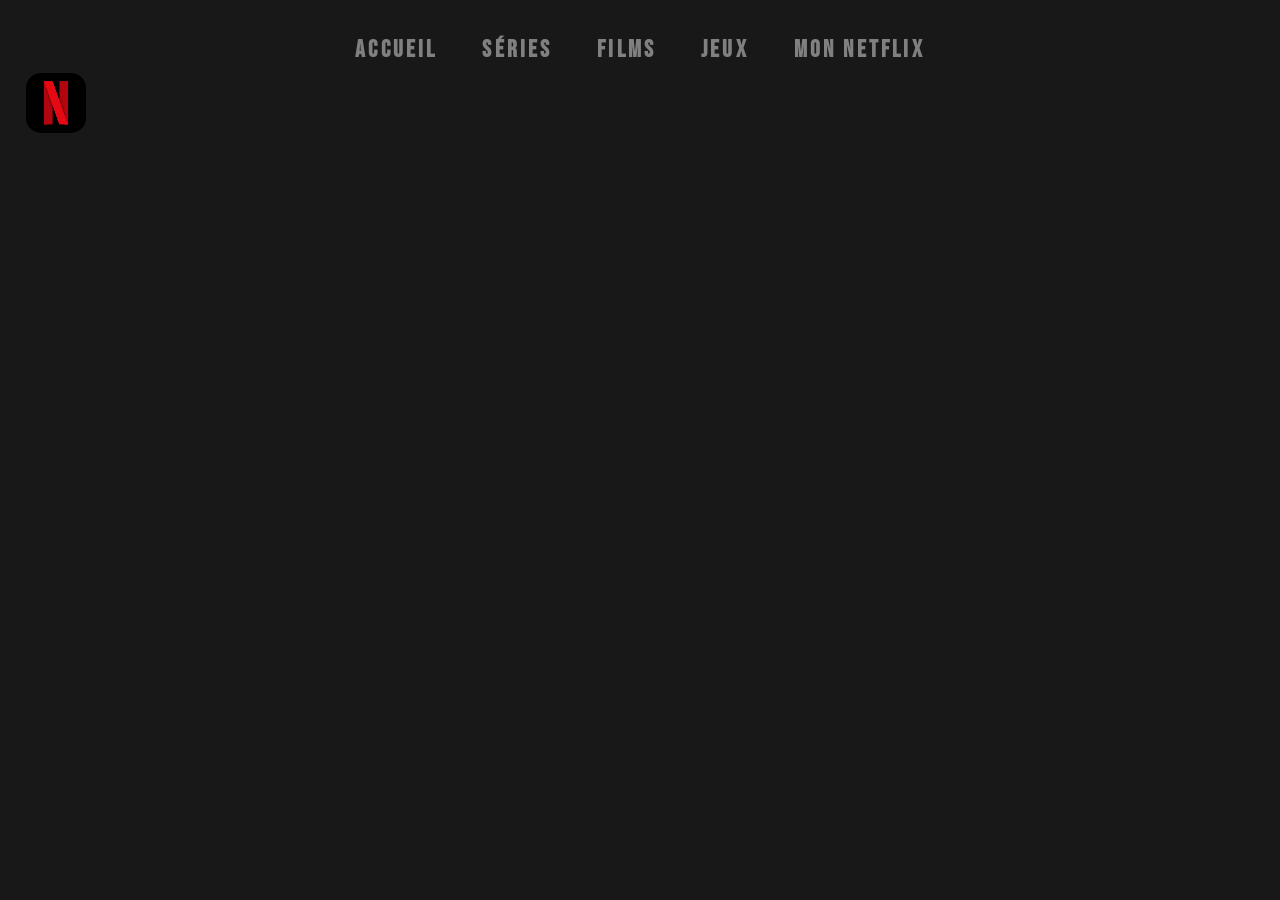
<file: v2-XML/ficheDescriptive.html>
<!DOCTYPE html>
<html lang="fr">
  <head>
    <meta charset="UTF-8" />
    <meta name="viewport" content="width=device-width, initial-scale=1.0" />
    <link rel="stylesheet" href="style2.css" />
    <link
      href="https://fonts.googleapis.com/css2?family=Bebas+Neue&display=swap"
      rel="stylesheet"
    />
    <title>Nom de l'item</title>
  </head>

  <body>

    <div id="NavigationLogoPetit">
      <!-- <img id="LogoNetflixPetit"src="/img/LogoNetflix.png" alt="Logo Netflix"> -->
      <nav>
        <ul>
          <li><a href="index.html">Accueil</a></li>
          <li><a href="">Séries</a></li>
          <li><a href="">Films</a></li>
          <li><a href="">Jeux</a></li>
          <li><a href="">Mon Netflix</a></li>
        </ul>
      </nav>
    </div>

    <header>
      <img id="LogoNetflixPetit" src="/img/LogoNetflixPetit.png" alt="Logo N de Netflix" />
    </header>

    <main id="detail">
      <div id="tata">

      </div>

<!-- <iframe width="1088" height="612" src="https://www.youtube.com/embed/OweSahDkNtI" title="Arcane | Bande-annonce officielle VF | Netflix France" frameborder="0" allow="accelerometer; autoplay; clipboard-write; encrypted-media; gyroscope; picture-in-picture; web-share" referrerpolicy="strict-origin-when-cross-origin" allowfullscreen></iframe>
      
       <article>
                <h3>Arcane <br>League of Legends</h3>
                <ul>
                    <li>Série</li>
                    <li>Animation</li>
                    <li>2021</li>
                    <li>9 épisodes</li>
                    <li>14+</li>
                </ul>
                <span>Dans le monde de Piltover et Zaun, deux sœurs se retrouvent ennemies dans une guerre déchirante alimentée par la magie et la technologie. Une origine épique des héros de League of Legends.</span>
                <span><b>Avec :</b> Hailee Steinfeld, Ella Purnell, Kevin Alejandro</span>
                <span><b>Création :</b> Christian Linke, Alex Yee</span>
        </article> -->

    </main>

    <script src="pageDescriptive.js"></script>
  </body>
</html>
</file>
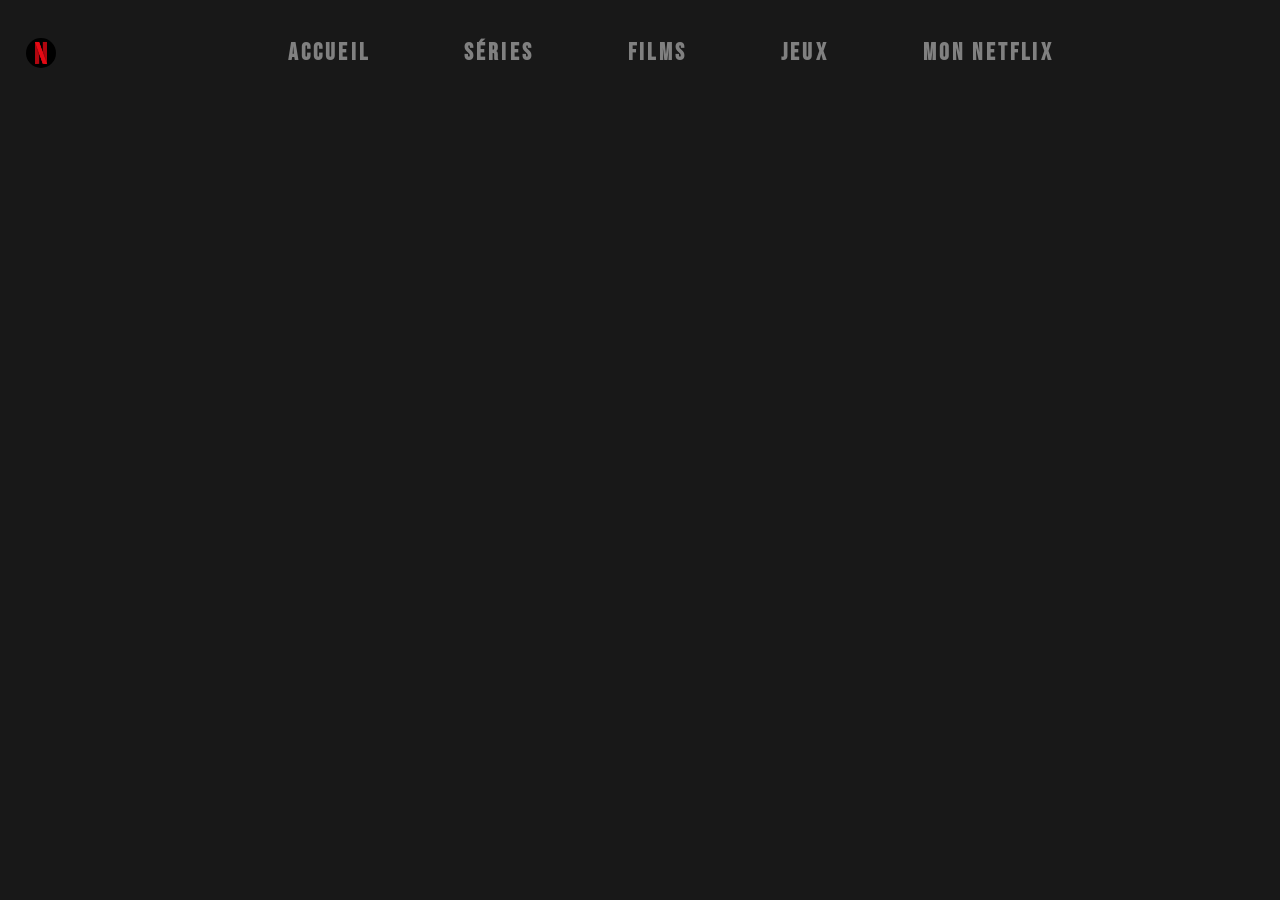
<file: v2/ficheDescriptive.html>
<!DOCTYPE html>
<html lang="fr">
  <head>
    <meta charset="UTF-8" />
    <meta name="viewport" content="width=device-width, initial-scale=1.0" />
    <link rel="stylesheet" href="style2.css" />
    <link
      href="https://fonts.googleapis.com/css2?family=Bebas+Neue&display=swap"
      rel="stylesheet"
    />
    <title>Nom de l'item</title>
  </head>

  <body>

    <div id="NavigationLogoPetit">
      <img id="LogoNetflixPetit"src="/img/LogoNetflixPetit.png" alt="Logo Netflix">
      <nav>
        <ul>
          <li><a href="index.html">Accueil</a></li>
          <li><a href="">Séries</a></li>
          <li><a href="">Films</a></li>
          <li><a href="">Jeux</a></li>
          <li><a href="">Mon Netflix</a></li>
        </ul>
      </nav>
    </div>

    <header>
      
    </header>

    <main id="detail">
      <div id="tata">

      </div>

<!-- <iframe width="1088" height="612" src="https://www.youtube.com/embed/OweSahDkNtI" title="Arcane | Bande-annonce officielle VF | Netflix France" frameborder="0" allow="accelerometer; autoplay; clipboard-write; encrypted-media; gyroscope; picture-in-picture; web-share" referrerpolicy="strict-origin-when-cross-origin" allowfullscreen></iframe>
      
       <article>
                <h3>Arcane <br>League of Legends</h3>
                <ul>
                    <li>Série</li>
                    <li>Animation</li>
                    <li>2021</li>
                    <li>9 épisodes</li>
                    <li>14+</li>
                </ul>
                <span>Dans le monde de Piltover et Zaun, deux sœurs se retrouvent ennemies dans une guerre déchirante alimentée par la magie et la technologie. Une origine épique des héros de League of Legends.</span>
                <span><b>Avec :</b> Hailee Steinfeld, Ella Purnell, Kevin Alejandro</span>
                <span><b>Création :</b> Christian Linke, Alex Yee</span>
        </article> -->

    </main>

    <script src="pageDescriptive.js"></script>
  </body>
</html>
</file>
<file: style2.css>
/* 
PAGE ACCUEIL
*/

html {
  color: white;
  background-color: rgb(24, 24, 24);
  font-family: "Segoe UI", sans-serif;
  padding: 2%;
}

body {
  padding: 0;
  margin: 0 auto;
}

img {
  height: 400px;
  width: 300px;
  border-radius: 5%;
  margin: 0 auto;
}

#LogoNetflixPetit {
  height: 100%;
  width: auto;
  padding: 0;
  margin: 0 20% 0 0;
  border-radius: 15px;
  object-position: 50% 50%;
}

#LogoNetflixGrand {
  height: 10%;
  width: 300px;
  vertical-align: middle;
}

h1 {
  font-family: "Bebas Neue";
  letter-spacing: 0.2rem;
  font-size: 300%;
  text-align: center;
}

h2 {
  font-family: "Bebas Neue";
  letter-spacing: 0.2rem;
  font-size: 200%;
}

h3 {
  margin: 0;
  font-size: 150%;
}

main h3 {
  height: 30px;
}

nav {
display: flex;
}

nav ul {
  font-family: "Bebas Neue";
  letter-spacing: 0.2rem;
  padding: 0;
  width: 80%;
  display: flex;
  border-radius: 15px;
}

nav ul li a {
  color: grey;
  font-weight: bold;

}

nav ul li {
  margin: 1%;
  padding: 0.5% 1%;
}

li {
  list-style: none;
}

nav a {
  text-decoration: none;
  font-size: 150%;
}

header div {
  display: flex;
  justify-content: space-around;
  justify-items: first baseline;
  margin: 1% auto;
  text-align: left;
}

header article {
  margin: 0 2%;
  padding: 1%;
  height: 300px;
  width: 30%;
  box-sizing: border-box;
  border: 2px solid rgba(255, 255, 255, 0.1);
  background: linear-gradient(to bottom right, #4b1c5d, #3c216e, #120c1f);
  border-radius: 5%;
}

header article ul {
  height: 30%;
  padding: 0;
}

header article li {
  margin: 1%;
}

#sectionOffres {
  margin-bottom: 5%;
}

svg {
  vertical-align: middle;
  margin-right: 5%;
}

header article p {
  justify-content: right;
}

main .card {
  margin: 1%;
  width: 60%;
  padding: 1%;
}

main .card p {
  text-align: justify;
}

.card a {
  text-decoration: none;
  color: white;
}

/* 
PAGE DESCRIPTIVE
*/

#LogoNetflixPetit {
  height: 60px;
}

iframe {
  border-radius: 15px;
}

#films {
    display: grid;
    grid-template-rows: 2fr;
    grid-template-columns: 1fr 1fr 1fr 1fr;
    grid-template-areas:
    "h2 h2 h2 h2"
    "ca ca ca ca"
    ;
}

#films h2 {
    grid-area: "h2";
}

#films .card {
    grid-area: "ca";
}

#series h2 {
    grid-area: "h2";
}

#series .card {
    grid-area: "ca";
}


#documentaires h2 {
    grid-area: "h2";
}

#documentaires .card {
    grid-area: "ca";
}

#mangas h2 {
   grid-area: "h2";
}

#mangas .card {
    grid-area: "ca";
}

#animes h2 {
     grid-area: "h2";
}

#animes .card {
     grid-area: "ca";
}


#shows h2 {
    grid-area: "h2";
}

#shows .card {
    grid-area: "ca";
}


#concerts h2 {
    grid-area: "h2";
}
#concerts .ca {
    grid-area: "ca";
}


.Sabonner {
  height: 15%;
  width: 40%;
  color: white;
  border: none;
  border-radius: 15px;
  background-color: rgb(255, 0, 0);
}

.Sabonner:hover {
  background-color: rgba(255, 0, 0, 0.492);
}
</file>
<file: v2-XML/style2.css>
/* 
PAGE ACCUEIL
*/

html {
  color: white;
  background-color: rgb(24, 24, 24);
  font-family: "Segoe UI", sans-serif;
  padding: 2%;
}

body {
  padding: 0;
  margin: 0 auto;
}

img {
  height: 400px;
  width: 300px;
  border-radius: 5%;
  margin: 0 auto;
}

h1 {
  font-family: "Bebas Neue";
  letter-spacing: 0.2rem;
  font-size: 300%;
  text-align: center;
}

#LogoNetflixGrand {
  height: 10%;
  width: 300px;
  vertical-align: middle;
}

h2 {
  font-family: "Bebas Neue";
  letter-spacing: 0.2rem;
  font-size: 200%;
}

h3 {
  margin: 0;
  font-size: 150%;
}

main h3 {
  height: 30px;
}

#LogoNetflixPetit {
  height: 60px;
  width: auto;
  border-radius: 15px;
}

nav ul {
  font-family: "Bebas Neue";
  letter-spacing: 0.2rem;
  margin: 0 auto;
  padding: 0;
  width: 50%;
  display: flex;
  justify-content: space-around;
  border-radius: 15px;
}

nav ul li a {
  color: grey;
  font-weight: bold;
}

nav ul li {
  margin: 1%;
  padding: 0.5% 1%;
}

li {
  list-style: none;
}

nav a {
  text-decoration: none;
  font-size: 150%;
}

header div {
  display: flex;
  justify-content: space-around;
  justify-items: first baseline;
  margin: 1% auto;
  text-align: left;
}

header article {
  margin: 0 2%;
  padding: 1%;
  height: 300px;
  width: 30%;
  box-sizing: border-box;
  border: 2px solid rgba(255, 255, 255, 0.1);
  background: linear-gradient(to bottom right, #4b1c5d, #3c216e, #120c1f);
  border-radius: 5%;
}

header article ul {
  height: 30%;
  padding: 0;
}

header article li {
  margin: 1%;
}

#sectionOffres {
  margin-bottom: 5%;
}

svg {
  vertical-align: middle;
  margin-right: 5%;
}

header article p {
  justify-content: right;
}

main .card {
  margin: 1%;
  width: 60%;
  padding: 1%;
}

main .card p {
  text-align: justify;
}

.card a {
  text-decoration: none;
  color: white;
}

/* 
PAGE Descriptive
*/

#LogoNetflixPetit {
  height: 60px;
}

iframe {
  border-radius: 15px;
}

#films,
#series,
#documentaires,
#mangas,
#animes,
#shows,
#concerts {
  display: grid;
  grid-template-rows: auto auto;
  grid-template-columns: 1fr 1fr 1fr 1fr;
  grid-template-areas:
    "h2 h2 h2 h2"
    "ca ca ca ca";
}

#films h2 {
  grid-area: "h2";
}

#films .card {
  grid-area: "ca";
}

#series h2 {
  grid-area: "h2";
}

#series .card {
  grid-area: "ca";
}

#documentaires h2 {
  grid-area: "h2";
}

#documentaires .card {
  grid-area: "ca";
}

#mangas h2 {
  grid-area: "h2";
}

#mangas .card {
  grid-area: "ca";
}

#animes h2 {
  grid-area: "h2";
}

#animes .card {
  grid-area: "ca";
}

#shows h2 {
  grid-area: "h2";
}

#shows .card {
  grid-area: "ca";
}

#concerts h2 {
  grid-area: "h2";
}
#concerts .ca {
  grid-area: "ca";
}

.Sabonner {
  height: 15%;
  width: 40%;
  color: white;
  border: none;
  border-radius: 15px;
  background-color: rgb(255, 0, 0);
}

.Sabonner:hover {
  background-color: rgba(255, 0, 0, 0.492);
}
</file>
<file: v2/style2.css>
/* 
PAGE ACCUEIL
*/

html {
  color: white;
  background-color: rgb(24, 24, 24);
  font-family: "Segoe UI", sans-serif;
  padding: 2%;
}

body {
  padding: 0;
  margin: 0 auto;
}

img {
  height: 400px;
  width: 300px;
  border-radius: 5%;
  margin: 0 auto;
}

h1 {
  font-family: "Bebas Neue";
  letter-spacing: 0.2rem;
  font-size: 300%;
  text-align: center;
}

#LogoNetflixGrand {
  height: 10%;
  width: 300px;
  vertical-align: middle;
}

h2 {
  font-family: "Bebas Neue";
  letter-spacing: 0.2rem;
  font-size: 200%;
}

h3 {
  margin: 0;
  font-size: 150%;
}

main h3 {
  height: 30px;
}

#LogoNetflixPetit {
  height: 2.5%;
  width: 2.5%;
  border-radius: 15px;
  margin: 0 15% 0 0;
}

#NavigationLogoPetit {
  margin: 0;
  height: 1%;
  width: 100%;
  display: flex;
  justify-content: left;
  align-items: center;
}

nav {
width: 70%;
}

nav ul {
  font-family: "Bebas Neue";
  letter-spacing: 0.2rem;
  margin: 0 auto;
  padding: 0;
  display: flex;
  justify-content: space-around;
  border-radius: 15px;
}

nav ul li {
  margin: 1%;
  padding: 0.5% 1%;
}

nav ul li a {
  color: grey;
  font-weight: bold;
}



li {
  list-style: none;
}

nav a {
  text-decoration: none;
  font-size: 150%;
}

header div {
  display: flex;
  justify-content: space-around;
  justify-items: first baseline;
  margin: 1% auto;
  text-align: left;
}

header article {
  margin: 0 2%;
  padding: 1%;
  height: 300px;
  width: 30%;
  box-sizing: border-box;
  border: 2px solid rgba(255, 255, 255, 0.1);
  background: linear-gradient(to bottom right, #4b1c5d, #3c216e, #120c1f);
  border-radius: 5%;
}

header article ul {
  height: 30%;
  padding: 0;
}

header article li {
  margin: 1%;
}

#sectionOffres {
  margin-bottom: 5%;
}

svg {
  vertical-align: middle;
  margin-right: 5%;
}

header article p {
  justify-content: right;
}

main .card {
  margin: 1%;
  width: 60%;
  padding: 1%;
}

main .card p {
  text-align: justify;
}

.card a {
  text-decoration: none;
  color: white;
}

/* 
PAGE Descriptive
*/



iframe {
  border-radius: 15px;
}

#films {
  display: grid;
  grid-template-rows: 2fr;
  grid-template-columns: 1fr 1fr 1fr 1fr;
  grid-template-areas:
    "h2 h2 h2 h2"
    "ca ca ca ca";
}

#films h2 {
  grid-area: "h2";
}

#films .card {
  grid-area: "ca";
}

#series h2 {
  grid-area: "h2";
}

#series .card {
  grid-area: "ca";
}

#documentaires h2 {
  grid-area: "h2";
}

#documentaires .card {
  grid-area: "ca";
}

#mangas h2 {
  grid-area: "h2";
}

#mangas .card {
  grid-area: "ca";
}

#animes h2 {
  grid-area: "h2";
}

#animes .card {
  grid-area: "ca";
}

#shows h2 {
  grid-area: "h2";
}

#shows .card {
  grid-area: "ca";
}

#concerts h2 {
  grid-area: "h2";
}
#concerts .ca {
  grid-area: "ca";
}

.Sabonner {
  height: 15%;
  width: 40%;
  color: white;
  border: none;
  border-radius: 15px;
  background-color: rgb(255, 0, 0);
}

.Sabonner:hover {
  background-color: rgba(255, 0, 0, 0.492);
}
</file>
<file: v4-TMDB API/style2.css>
/* 
PAGE ACCUEIL
*/

html {
  color: white;
  background-color: rgb(24, 24, 24);
  font-family: "Segoe UI", sans-serif;
  padding: 2%;
}

body {
  padding: 0;
  margin: 0 auto;
}

img {
  height: 400px;
  width: 300px;
  border-radius: 5%;
  margin: 0 auto;
}

#LogoNetflixPetit {
  height: 100%;
  width: auto;
  padding: 0;
  margin: 0 20% 0 0;
  border-radius: 15px;
  object-position: 50% 50%;
}

#LogoNetflixGrand {
  height: 10%;
  width: 300px;
  vertical-align: middle;
}

h1 {
  font-family: "Bebas Neue";
  letter-spacing: 0.2rem;
  font-size: 300%;
  text-align: center;
}

h2 {
  font-family: "Bebas Neue";
  letter-spacing: 0.2rem;
  font-size: 200%;
}

h3 {
  margin: 0;
  font-size: 150%;
}

main h3 {
  height: 30px;
}

nav {
display: flex;
}

nav ul {
  font-family: "Bebas Neue";
  letter-spacing: 0.2rem;
  padding: 0;
  width: 80%;
  display: flex;
  border-radius: 15px;
}

nav ul li a {
  color: grey;
  font-weight: bold;

}

nav ul li {
  margin: 1%;
  padding: 0.5% 1%;
}

li {
  list-style: none;
}

nav a {
  text-decoration: none;
  font-size: 150%;
}

header div {
  display: flex;
  justify-content: space-around;
  justify-items: first baseline;
  margin: 1% auto;
  text-align: left;
}

header article {
  margin: 0 2%;
  padding: 1%;
  height: 300px;
  width: 30%;
  box-sizing: border-box;
  border: 2px solid rgba(255, 255, 255, 0.1);
  background: linear-gradient(to bottom right, #4b1c5d, #3c216e, #120c1f);
  border-radius: 5%;
}

header article ul {
  height: 30%;
  padding: 0;
}

header article li {
  margin: 1%;
}

#sectionOffres {
  margin-bottom: 5%;
}

svg {
  vertical-align: middle;
  margin-right: 5%;
}

header article p {
  justify-content: right;
}

main .card {
  margin: 1%;
  width: 60%;
  padding: 1%;
}

main .card p {
  text-align: justify;
}

.card a {
  text-decoration: none;
  color: white;
}

/* 
PAGE DESCRIPTIVE
*/

#LogoNetflixPetit {
  height: 60px;
}

iframe {
  border-radius: 15px;
}

#films {
    display: grid;
    grid-template-rows: 2fr;
    grid-template-columns: 1fr 1fr 1fr 1fr;
    grid-template-areas:
    "h2 h2 h2 h2"
    "ca ca ca ca"
    ;
}

#films h2 {
    grid-area: "h2";
}

#films .card {
    grid-area: "ca";
}

#series h2 {
    grid-area: "h2";
}

#series .card {
    grid-area: "ca";
}


#documentaires h2 {
    grid-area: "h2";
}

#documentaires .card {
    grid-area: "ca";
}

#mangas h2 {
   grid-area: "h2";
}

#mangas .card {
    grid-area: "ca";
}

#animes h2 {
     grid-area: "h2";
}

#animes .card {
     grid-area: "ca";
}


#shows h2 {
    grid-area: "h2";
}

#shows .card {
    grid-area: "ca";
}


#concerts h2 {
    grid-area: "h2";
}
#concerts .ca {
    grid-area: "ca";
}


.Sabonner {
  height: 15%;
  width: 40%;
  color: white;
  border: none;
  border-radius: 15px;
  background-color: rgb(255, 0, 0);
}

.Sabonner:hover {
  background-color: rgba(255, 0, 0, 0.492);
}
</file>
<file: style.css>
/* 
PAGE ACCUEIL
*/

html {
  color: white;
  background-color: rgb(24, 24, 24);
  font-family: "Segoe UI", sans-serif;
  padding: 2%;
}

body {
  padding: 0;
  margin: 0 auto;
}

img {
  height: 400px;
  width: 300px;
  border-radius: 5%;
  margin: 0 auto;
}

h1 {
  font-family: "Bebas Neue";
  letter-spacing: 0.2rem;
  font-size: 300%;
  text-align: center;
}

#LogoNetflixGrand {
  height: 10%;
  width: 300px;
  vertical-align: middle;
}

h2 {
  font-family: "Bebas Neue";
  letter-spacing: 0.2rem;
  font-size: 200%;
}

h3 {
  margin: 0;
  font-size: 150%;
}

main h3 {
  height: 100px;
}

#LogoNetflixPetit {
  height: 60px;
  width: auto;
  border-radius: 15px;
}

nav ul {
  font-family: "Bebas Neue";
  letter-spacing: 0.2rem;
  margin: 0 auto;
  padding: 0;
  width: 50%;
  display: flex;
  justify-content: space-around;
  border-radius: 15px;
}

nav ul li a {
  color: grey;
  font-weight: bold;
}

nav ul li {
  margin: 1%;
  padding: 0.5% 1%;
}

main ul {
  display: flex;
  justify-content: space-around;
  padding: 0;
}

li {
  list-style: none;
}

main li {
  margin: 0 0 0 1%;
}

nav a {
  text-decoration: none;
  font-size: 150%;
}

header div {
  display: flex;
  justify-content: space-around;
  justify-items: first baseline;
  margin: 1% auto;
  text-align: left;
}

header article {
  margin: 0 2%;
  padding: 1%;
  height: 300px;
  width: 30%;
  box-sizing: border-box;
  border: 2px solid rgba(255, 255, 255, 0.1);
  background: linear-gradient(to bottom right, #4b1c5d, #3c216e, #120c1f);
  border-radius: 5%;
}

header article ul {
  height: 30%;
  padding: 0;
}

header article li {
  margin: 1%;
}

#sectionOffres {
  margin-bottom: 5%;
}

svg {
  vertical-align: middle;
  margin-right: 5%;
}

header article p {
  justify-content: right;
}

main div {
  display: flex;
}

main article {
  margin: 1%;
  width: 60%;
  padding: 1%;
}

main article p {
  text-align: justify;
}

main ul li {
  margin: 0;
  padding: 0;
  font-weight: bolder;
  color: whitesmoke;
}

article a {
  text-decoration: none;
  color: white;
}

/* 
PAGE JAQUETTE
*/

#LogoNetflixPetit {
  height: 60px;
}

iframe {
  border-radius: 15px;
}
</file>
<file: v1-HTML/style.css>
/* 
PAGE ACCUEIL
*/

html {
  color: white;
  background-color: rgb(24, 24, 24);
  font-family: "Segoe UI", sans-serif;
  padding: 2%;
}

body {
  padding: 0;
  margin: 0 auto;
}

img {
  height: 400px;
  width: 300px;
  border-radius: 5%;
  margin: 0 auto;
}

h1 {
  font-family: "Bebas Neue";
  letter-spacing: 0.2rem;
  font-size: 300%;
  text-align: center;
}

#LogoNetflixGrand {
  height: 10%;
  width: 300px;
  vertical-align: middle;
}

h2 {
  font-family: "Bebas Neue";
  letter-spacing: 0.2rem;
  font-size: 200%;
}

h3 {
  margin: 0;
  font-size: 150%;
}

main h3 {
  height: 100px;
}

#LogoNetflixPetit {
  height: 60px;
  width: auto;
  border-radius: 15px;
}

nav ul {
  font-family: "Bebas Neue";
  letter-spacing: 0.2rem;
  margin: 0 auto;
  padding: 0;
  width: 50%;
  display: flex;
  justify-content: space-around;
  border-radius: 15px;
}

nav ul li a {
  color: grey;
  font-weight: bold;
}

nav ul li {
  margin: 1%;
  padding: 0.5% 1%;
}

main ul {
  display: flex;
  justify-content: space-around;
  padding: 0;
}

li {
  list-style: none;
}

main li {
  margin: 0 0 0 1%;
}

nav a {
  text-decoration: none;
  font-size: 150%;
}

header div {
  display: flex;
  justify-content: space-around;
  justify-items: first baseline;
  margin: 1% auto;
  text-align: left;
}

header article {
  margin: 0 2%;
  padding: 1%;
  height: 300px;
  width: 30%;
  box-sizing: border-box;
  border: 2px solid rgba(255, 255, 255, 0.1);
  background: linear-gradient(to bottom right, #4b1c5d, #3c216e, #120c1f);
  border-radius: 5%;
}

header article ul {
  height: 30%;
  padding: 0;
}

header article li {
  margin: 1%;
}

#sectionOffres {
  margin-bottom: 5%;
}

svg {
  vertical-align: middle;
  margin-right: 5%;
}

header article p {
  justify-content: right;
}

main div {
  display: flex;
}

main article {
  margin: 1%;
  width: 60%;
  padding: 1%;
}

main article p {
  text-align: justify;
}

main ul li {
  margin: 0;
  padding: 0;
  font-weight: bolder;
  color: whitesmoke;
}

article a {
  text-decoration: none;
  color: white;
}

.Sabonner {
  height: 15%;
  width: 40%;
  color: white;
  border: none;
  border-radius: 15px;
  background-color: rgb(255, 0, 0);
}

.Sabonner:hover {
  background-color: rgba(255, 0, 0, 0.492);
}

/* 
PAGE FICHE DESCRIPTIVE
*/

iframe {
  border-radius: 15px;
  display: block;
  margin: 2% auto;
}

.detail-article {
  display: block;
  margin: 2% auto;
  text-align: center;
}

#item-detail {
  display: block;
  margin: 2% auto;
}
</file>
